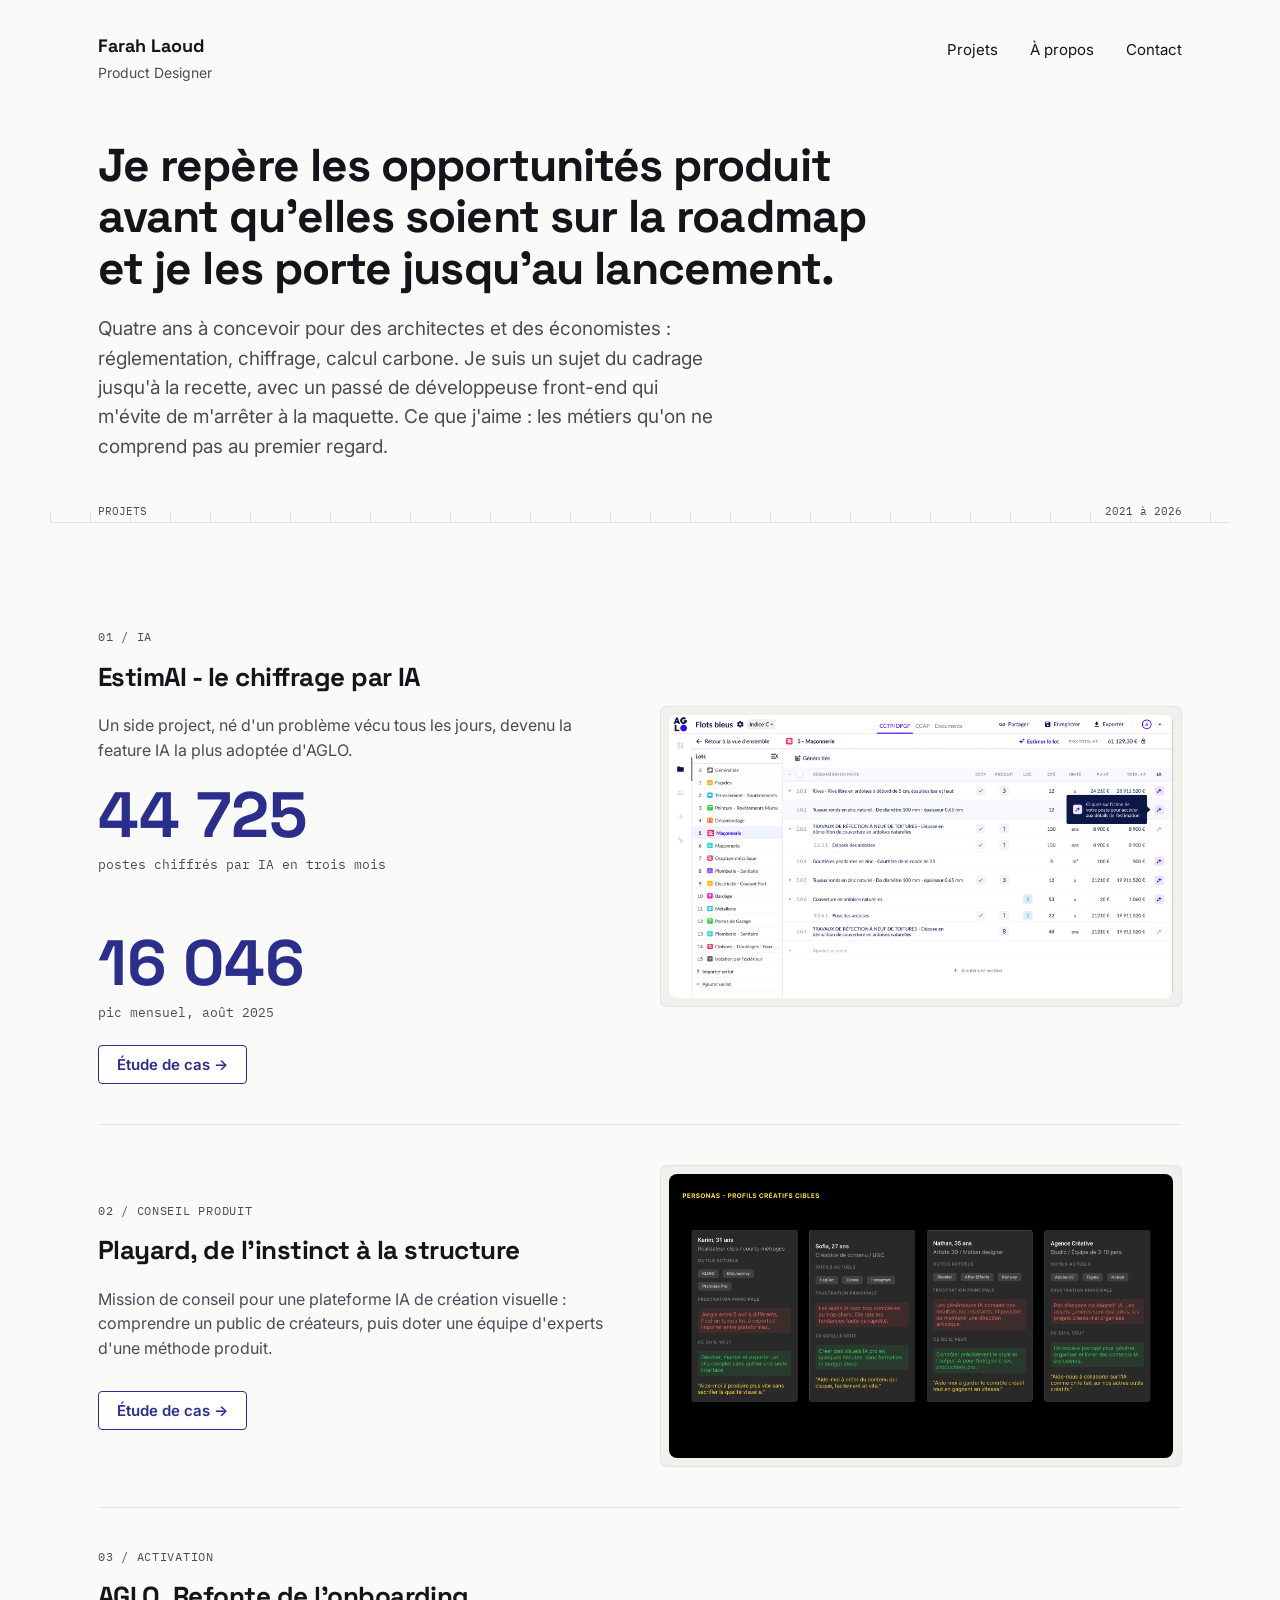
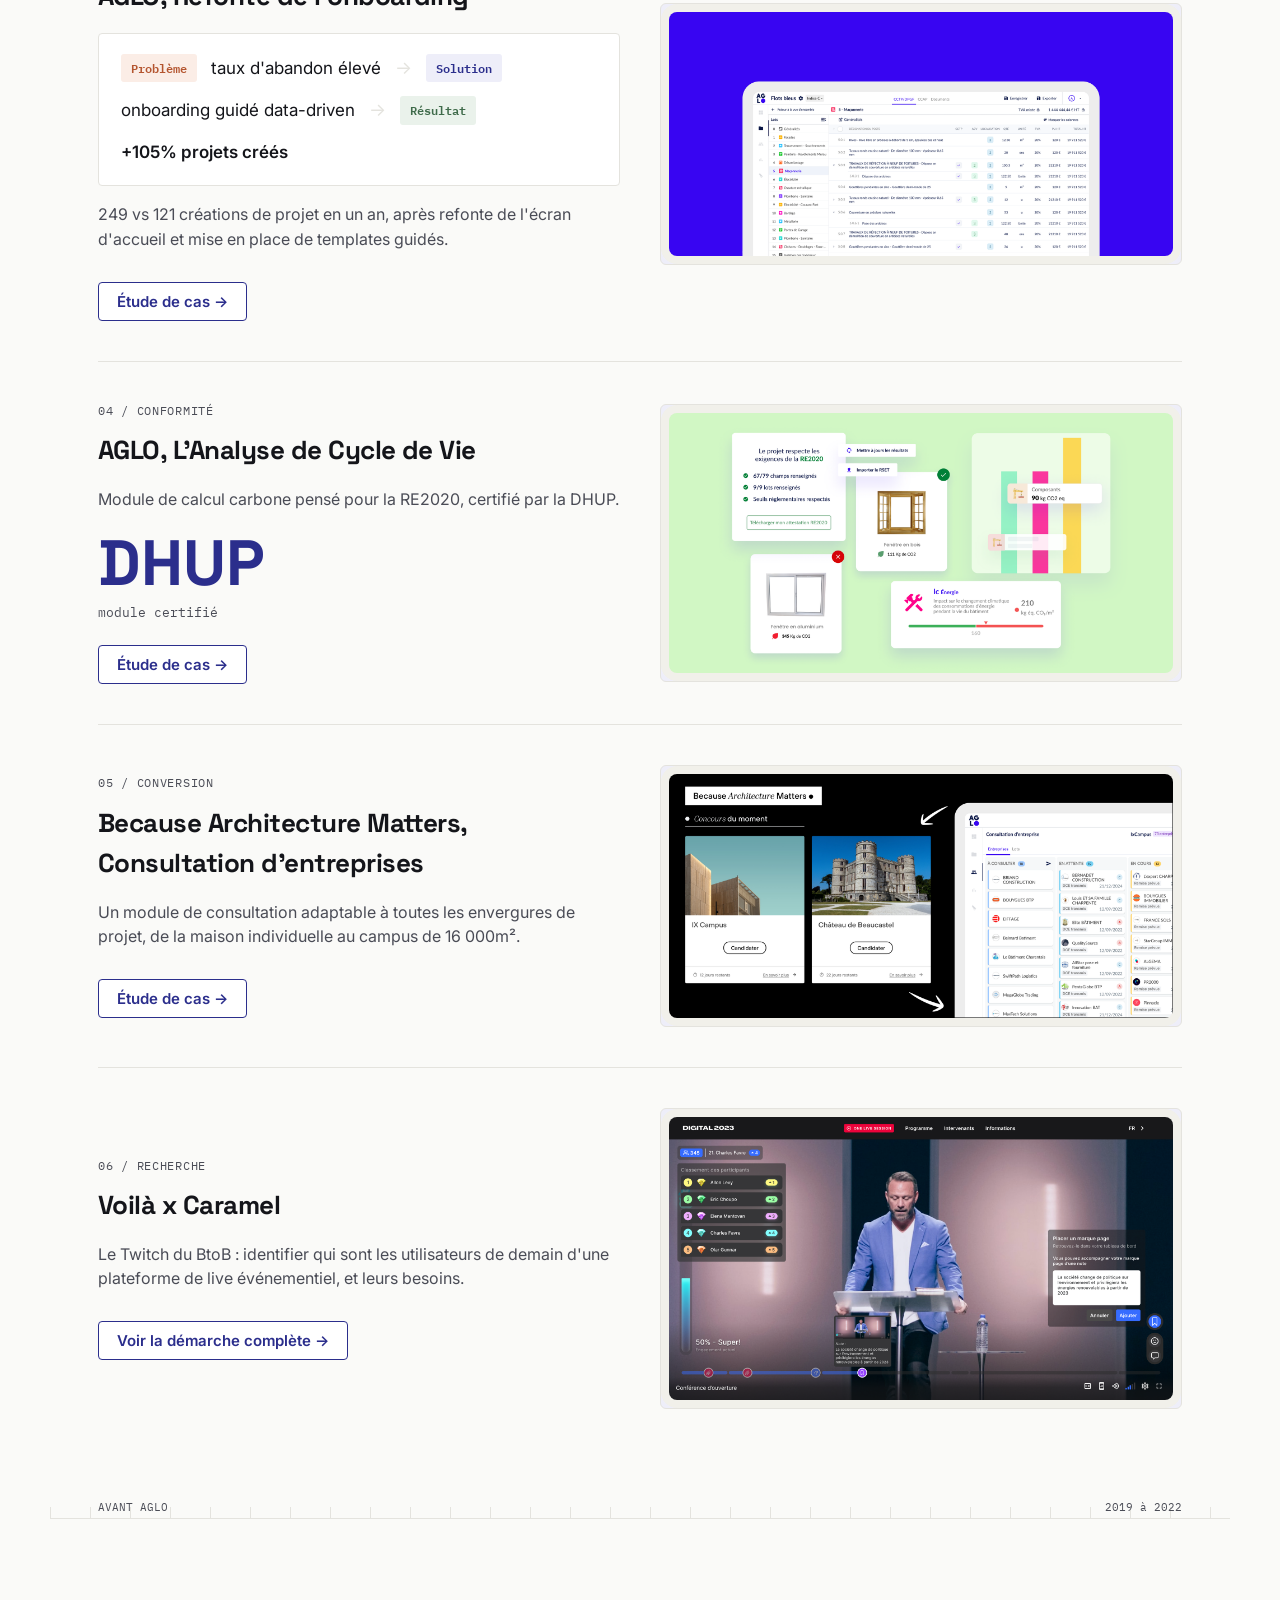
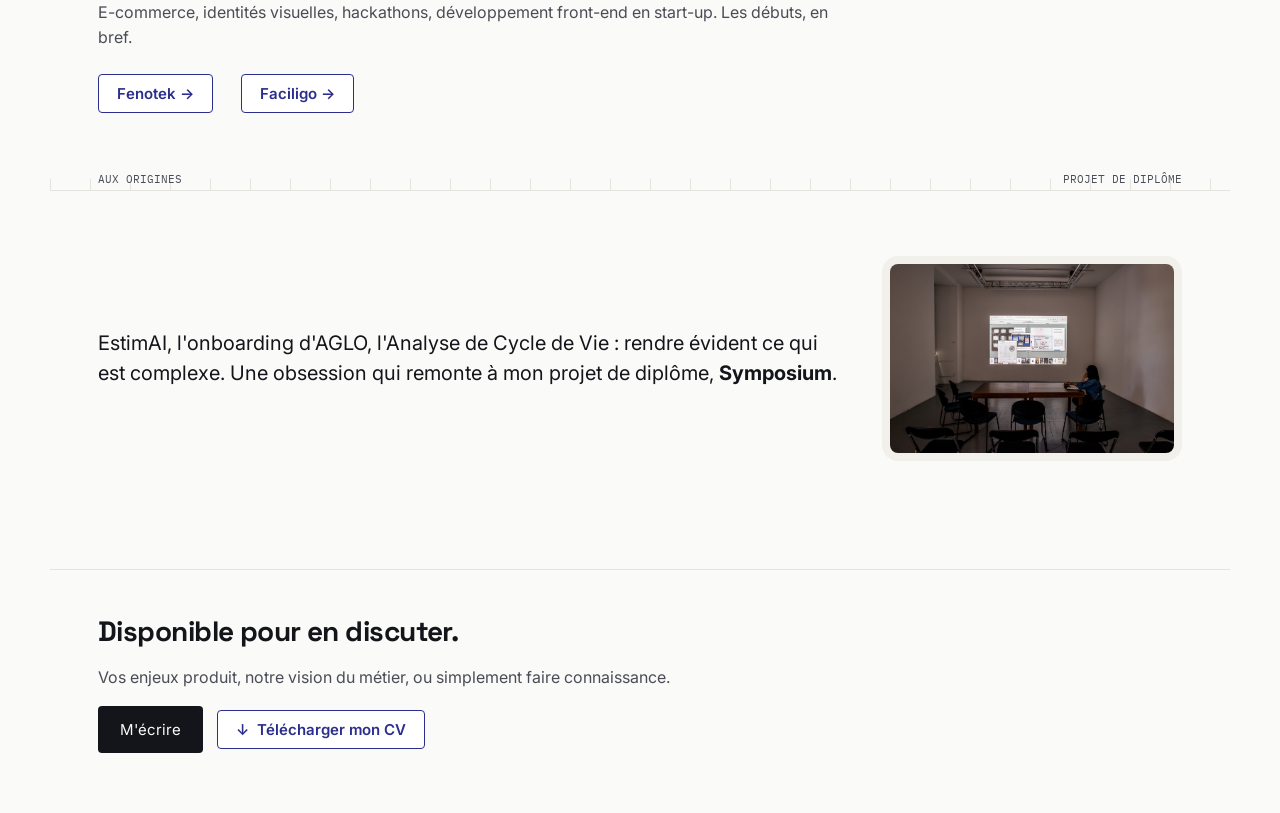
<file: index.html>
<html>
<head>
  <meta charset="UTF-8">
  <meta name="viewport" content="width=device-width, initial-scale=1">
  <link rel="stylesheet" href="style-v2.css">
  <title>Farah Laoud / Product Designer</title>
</head>
<body>

  <nav class="v2-nav">
    <div>
      <div class="v2-nav-name">Farah Laoud</div>
      <div class="v2-nav-role">Product Designer</div>
    </div>
    <div class="v2-nav-links">
      <a href="index.html">Projets</a>
      <a href="apropos.html">À propos</a>
      <a href="contact.html">Contact</a>
    </div>
  </nav>

  <div class="v2-hero">
    <h1>Je repère les opportunités produit avant qu'elles soient sur la roadmap et je les porte jusqu'au lancement.</h1>
    <div class="v2-sub">Quatre ans à concevoir pour des architectes et des économistes : réglementation, chiffrage, calcul carbone. Je suis un sujet du cadrage jusqu'à la recette, avec un passé de développeuse front-end qui m'évite de m'arrêter à la maquette. Ce que j'aime : les métiers qu'on ne comprend pas au premier regard.</div>
  </div>

  <div class="v2-ruler"></div>
  <div class="v2-ruler-label"><span>PROJETS</span><span>2021 à 2026</span></div>

  <div class="v2-section">

    <div class="v2-case">
      <div>
        <span class="v2-eyebrow">01 / IA</span>
        <h3>EstimAI - le chiffrage par IA</h3>
        <p>Un side project, né d'un problème vécu tous les jours, devenu la feature IA la plus adoptée d'AGLO.</p>
        <div class="v2-num-row">
          <div>
            <div class="v2-bignum">44 725</div>
            <div class="v2-bignum-label">postes chiffrés par IA en trois mois</div>
          </div>
          <div>
            <div class="v2-bignum">16 046</div>
            <div class="v2-bignum-label">pic mensuel, août 2025</div>
          </div>
        </div>
        <a class="v2-link" href="estimai.html">Étude de cas →</a>
      </div>
      <div class="v2-case-media">
        <img src="images/estimai_cover.png">
      </div>
    </div>

    <div class="v2-case">
      <div>
        <span class="v2-eyebrow">02 / Conseil produit</span>
        <h3>Playard, de l'instinct à la structure</h3>
        <p>Mission de conseil pour une plateforme IA de création visuelle : comprendre un public de créateurs, puis doter une équipe d'experts d'une méthode produit.</p>
        <a class="v2-link" href="playard.html">Étude de cas →</a>
      </div>
      <div class="v2-case-media">
        <img src="images/playard_personas.png">
      </div>
    </div>

    <div class="v2-case">
      <div>
        <span class="v2-eyebrow">03 / Activation</span>
        <h3>AGLO, Refonte de l'onboarding</h3>
        <div class="v2-stat-strip" style="padding:20px 22px; margin: 16px 0;">
          <span class="v2-pill v2-pill--problem">Problème</span>
          <span class="v2-txt">taux d'abandon élevé</span>
          <span class="v2-arrow">→</span>
          <span class="v2-pill v2-pill--solution">Solution</span>
          <span class="v2-txt">onboarding guidé data-driven</span>
          <span class="v2-arrow">→</span>
          <span class="v2-pill v2-pill--result">Résultat</span>
          <span class="v2-txt"><strong>+105% projets créés</strong></span>
        </div>
        <p>249 vs 121 créations de projet en un an, après refonte de l'écran d'accueil et mise en place de templates guidés.</p>
        <a class="v2-link" href="aglo.html">Étude de cas →</a>
      </div>
      <div class="v2-case-media">
        <img src="images/DCE.png">
      </div>
    </div>

    <div class="v2-case">
      <div>
        <span class="v2-eyebrow">04 / Conformité</span>
        <h3>AGLO, L'Analyse de Cycle de Vie</h3>
        <p>Module de calcul carbone pensé pour la RE2020, certifié par la DHUP.</p>
        <div class="v2-num-row">
          <div>
            <div class="v2-bignum">DHUP</div>
            <div class="v2-bignum-label">module certifié</div>
          </div>
        </div>
        <a class="v2-link" href="aglo_acv.html">Étude de cas →</a>
      </div>
      <div class="v2-case-media">
        <img src="images/elements.png">
      </div>
    </div>

    <div class="v2-case">
      <div>
        <span class="v2-eyebrow">05 / Conversion</span>
        <h3>Because Architecture Matters, Consultation d'entreprises</h3>
        <p>Un module de consultation adaptable à toutes les envergures de projet, de la maison individuelle au campus de 16 000m².</p>
        <a class="v2-link" href="consultation.html">Étude de cas →</a>
      </div>
      <div class="v2-case-media">
        <img src="images/consult2_cover.png">
      </div>
    </div>

    <div class="v2-case">
      <div>
        <span class="v2-eyebrow">06 / Recherche</span>
        <h3>Voilà x Caramel</h3>
        <p>Le Twitch du BtoB : identifier qui sont les utilisateurs de demain d'une plateforme de live événementiel, et leurs besoins.</p>
        <a class="v2-link" href="https://farahlaoud.notion.site/Voil-x-Caramel-650c4775cdd040cfa45909180172f992?pvs=4" target="_blank">Voir la démarche complète →</a>
      </div>
      <div class="v2-case-media">
        <img src="images/voila.png">
      </div>
    </div>

  </div>

  <div class="v2-ruler"></div>
  <div class="v2-ruler-label"><span>AVANT AGLO</span><span>2019 à 2022</span></div>

  <div class="v2-section">
    <p style="color:var(--ink-soft); max-width: 760px;">E-commerce, identités visuelles, hackathons, développement front-end en start-up. Les débuts, en bref.</p>
    <div class="v2-num-row" style="gap:28px; margin-top: 24px;">
      <a class="v2-link" href="fenotek.html">Fenotek →</a>
      <a class="v2-link" href="faciligo.html">Faciligo →</a>
    </div>
  </div>

  <div class="v2-ruler"></div>
  <div class="v2-ruler-label"><span>AUX ORIGINES</span><span>PROJET DE DIPLÔME</span></div>

  <div class="v2-section">
    <div style="display:flex; flex-wrap:wrap; gap:40px; align-items:center;">
      <div style="flex:1 1 420px; min-width:300px;">
        <p style="font-size:20px; line-height:1.5; color:var(--ink);">
          EstimAI, l'onboarding d'AGLO, l'Analyse de Cycle de Vie : rendre évident ce qui est complexe. Une obsession qui remonte à mon projet de diplôme, <strong>Symposium</strong>.
        </p>
      </div>
      <div style="flex:0 1 300px; min-width:240px;">
        <img src="images/symposium_contexte.jpg" style="width:100%; border-radius:8px; border:1px solid var(--line); display:block;">
      </div>
    </div>
  </div>

  <div class="v2-footer">
    <h2>Disponible pour en discuter.</h2>
    <p style="color:var(--ink-soft); margin-top:12px;">Vos enjeux produit, notre vision du métier, ou simplement faire connaissance.</p>
    <div style="display:flex; flex-wrap:wrap; align-items:center; margin-top:16px;">
      <a class="v2-btn" style="margin-top:0;" href="mailto:farah.laoud@gmail.com">M'écrire</a>
      <a class="v2-link" style="margin-left:14px;" href="CV_Farah_Laoud.pdf" download>↓&nbsp; Télécharger mon CV</a>
    </div>
  </div>

</body>
</html>
</file>
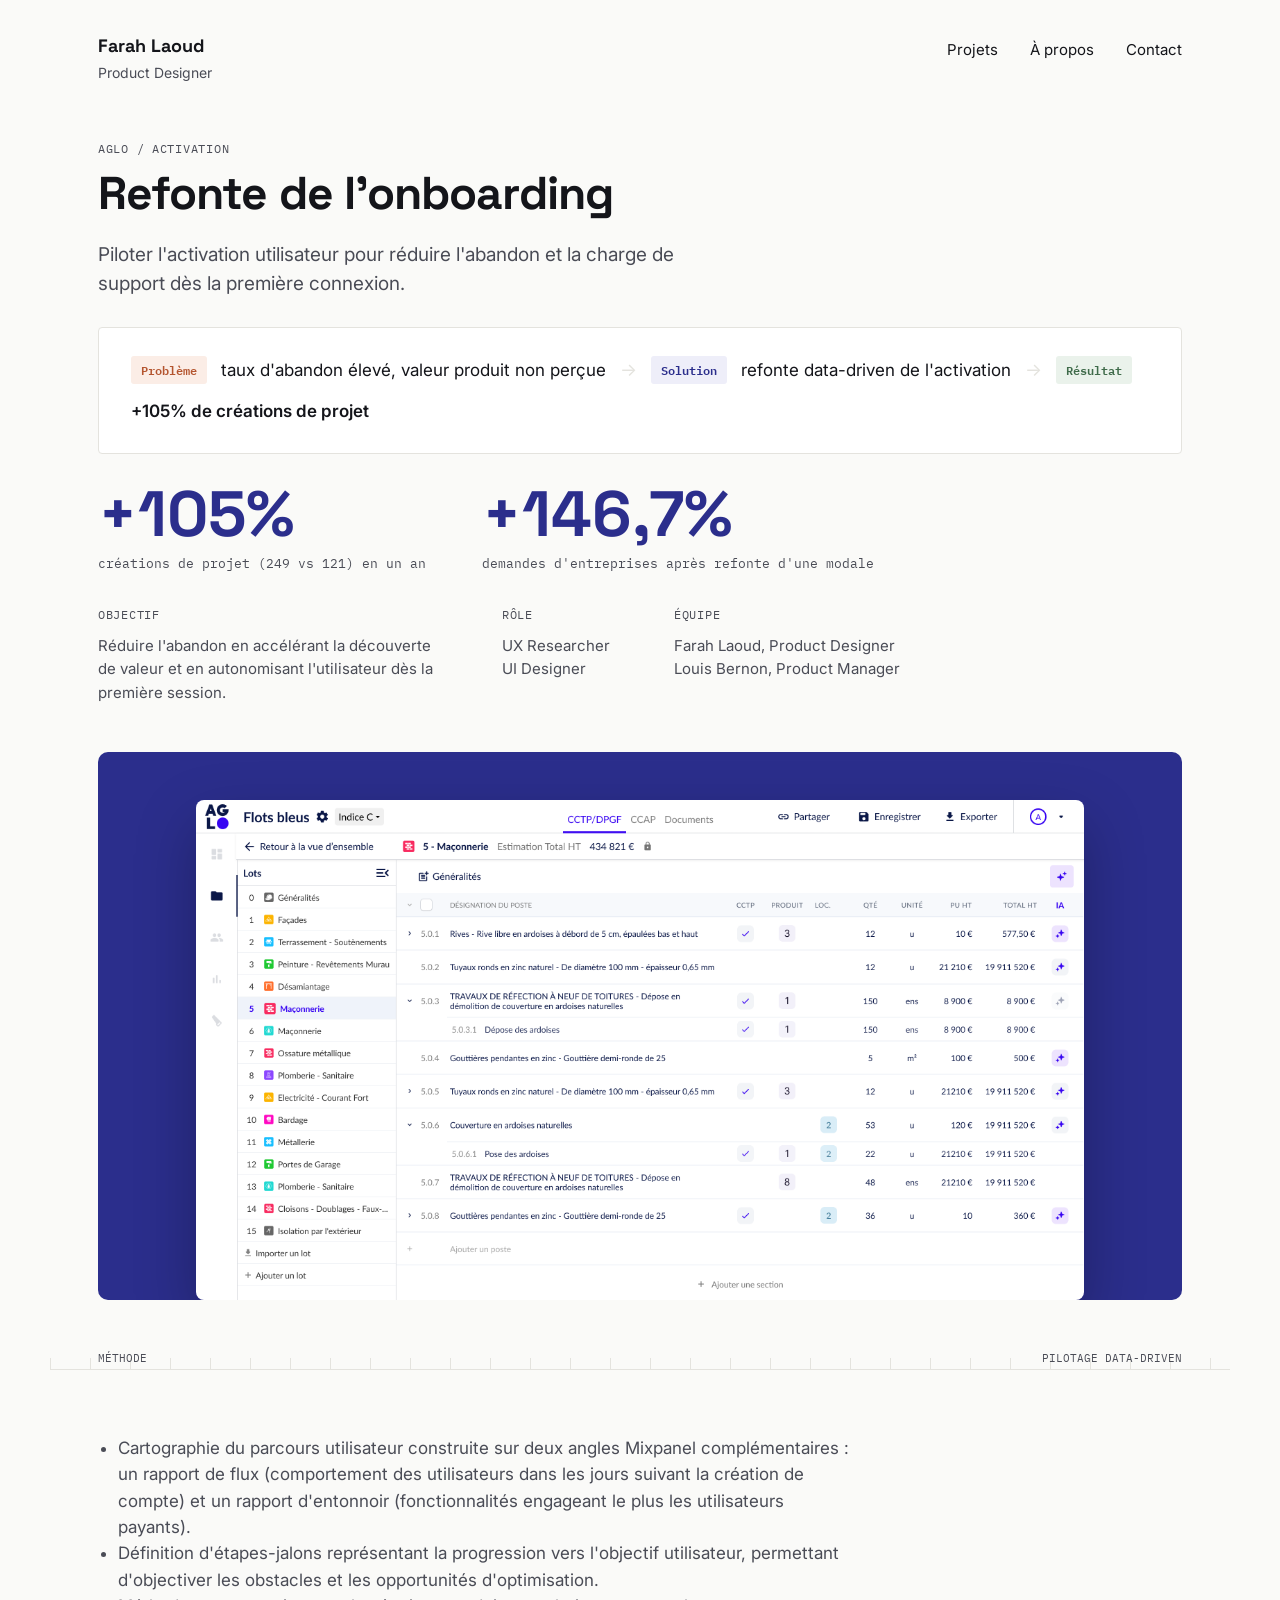
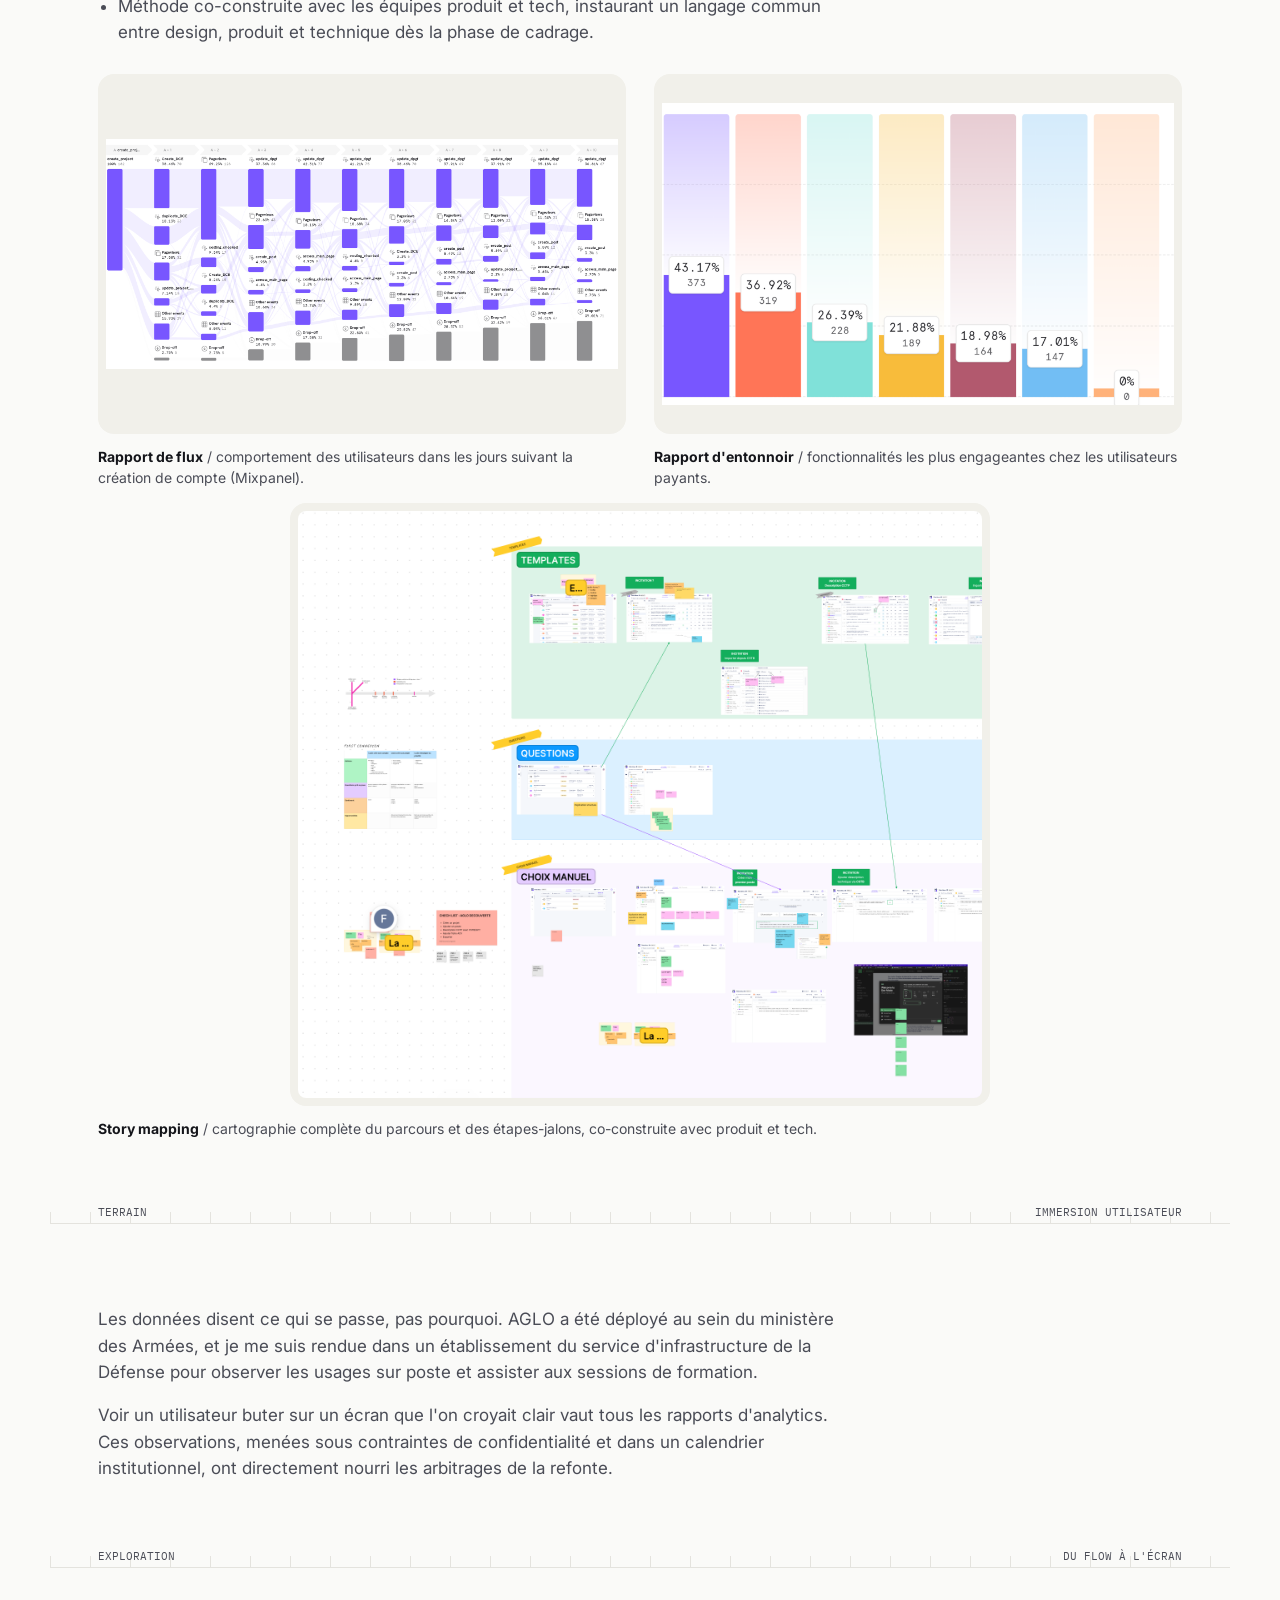
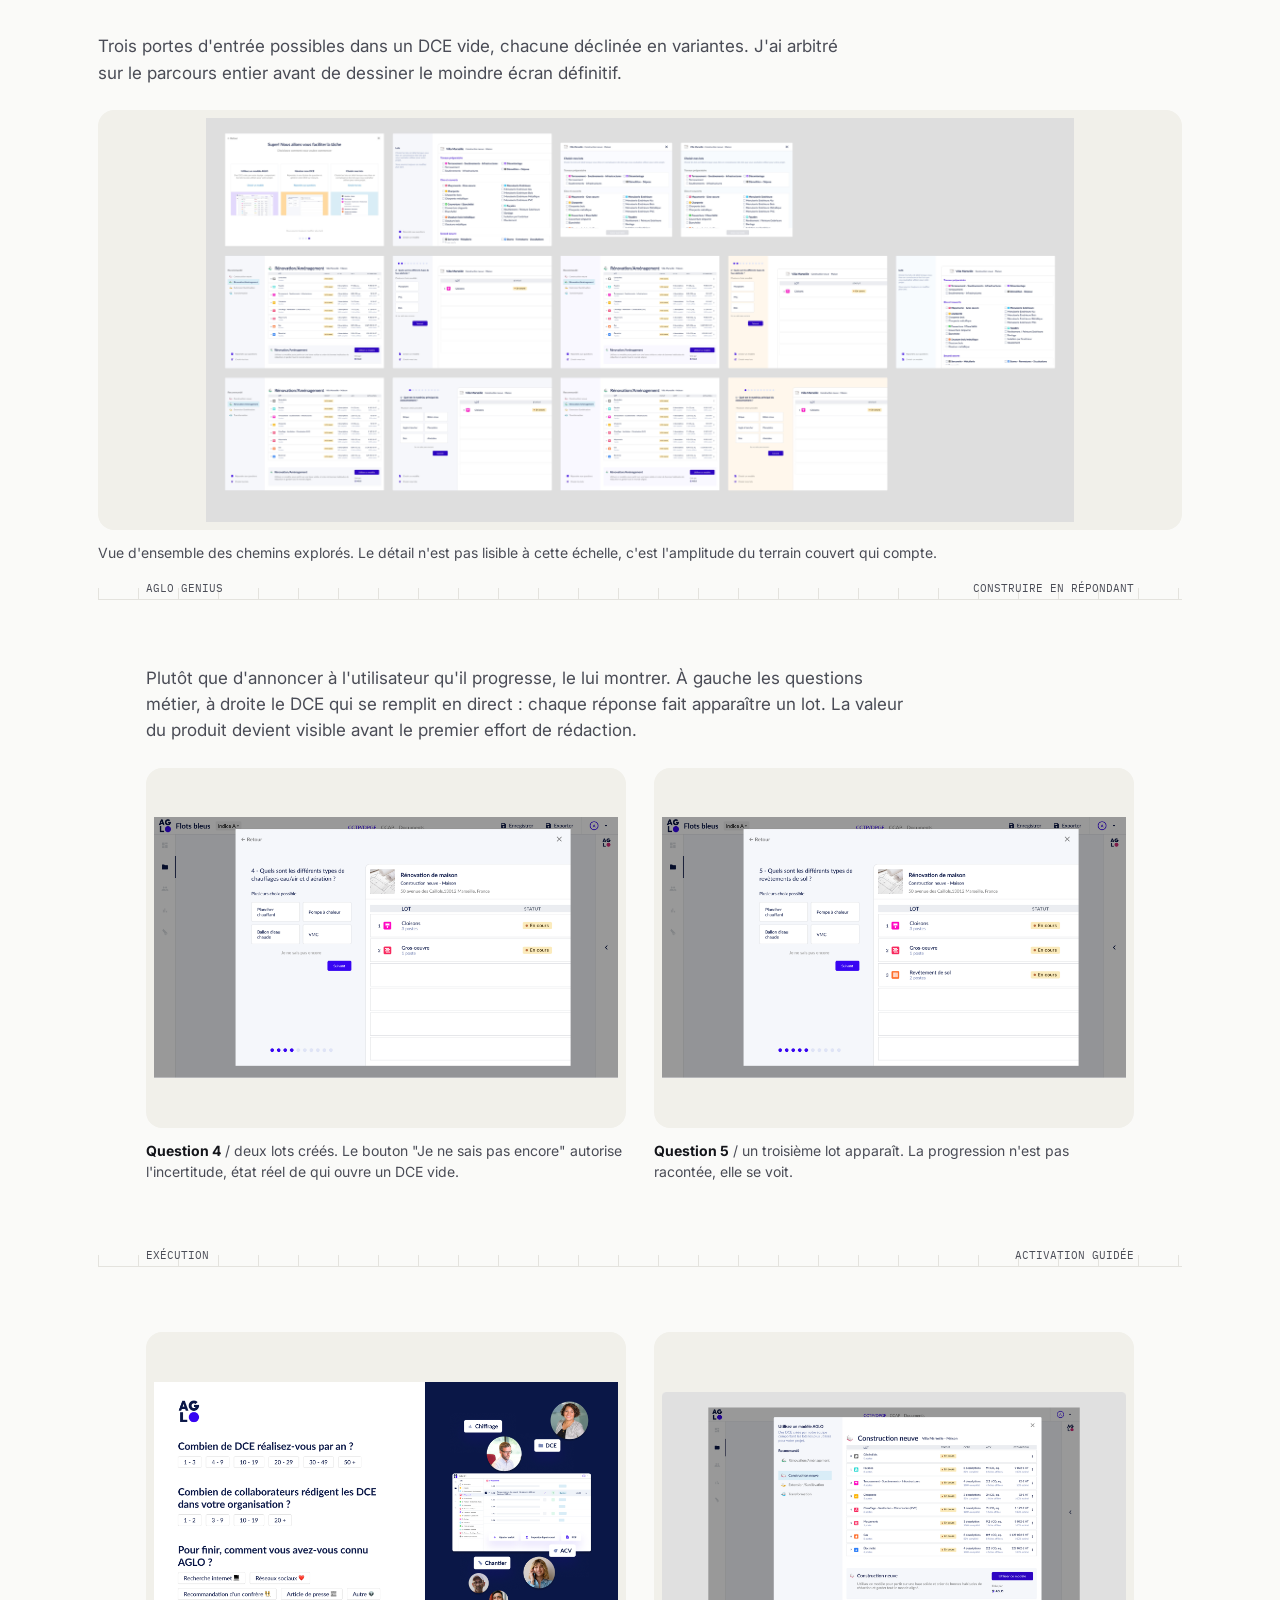
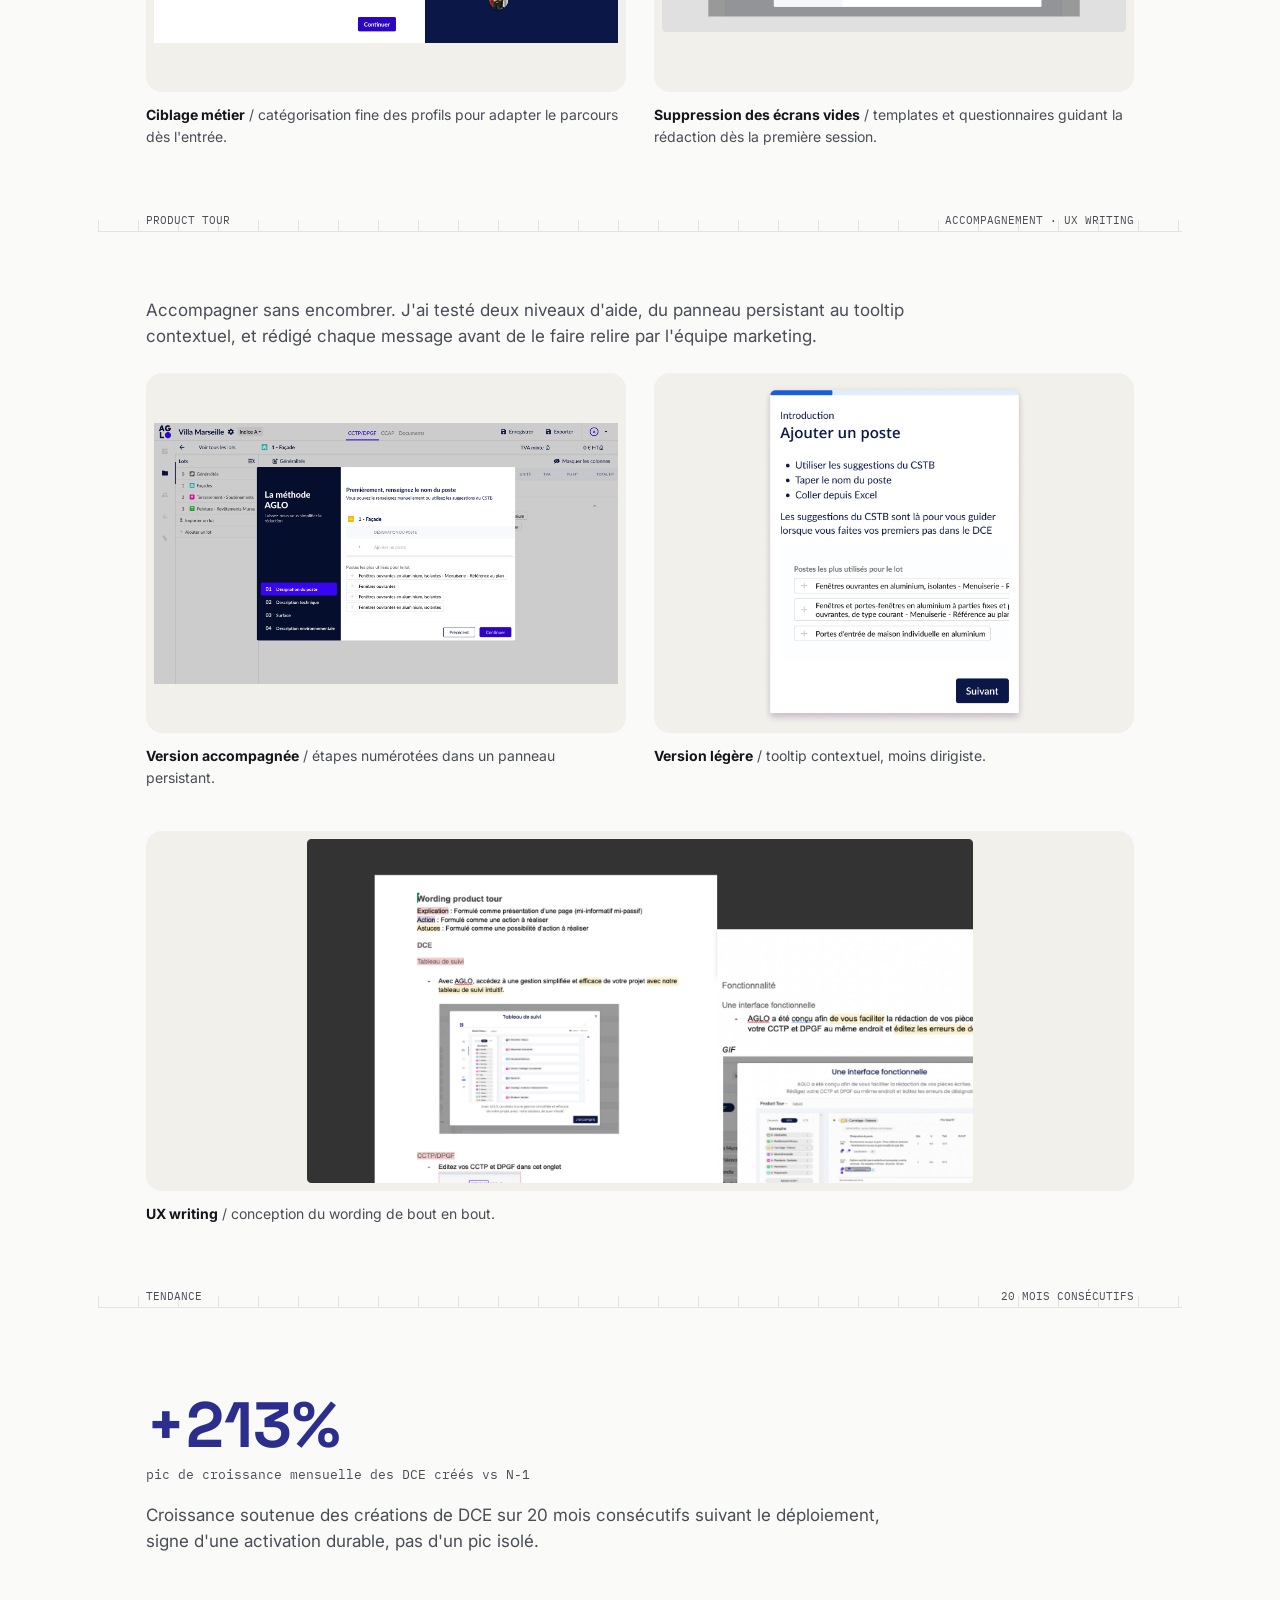
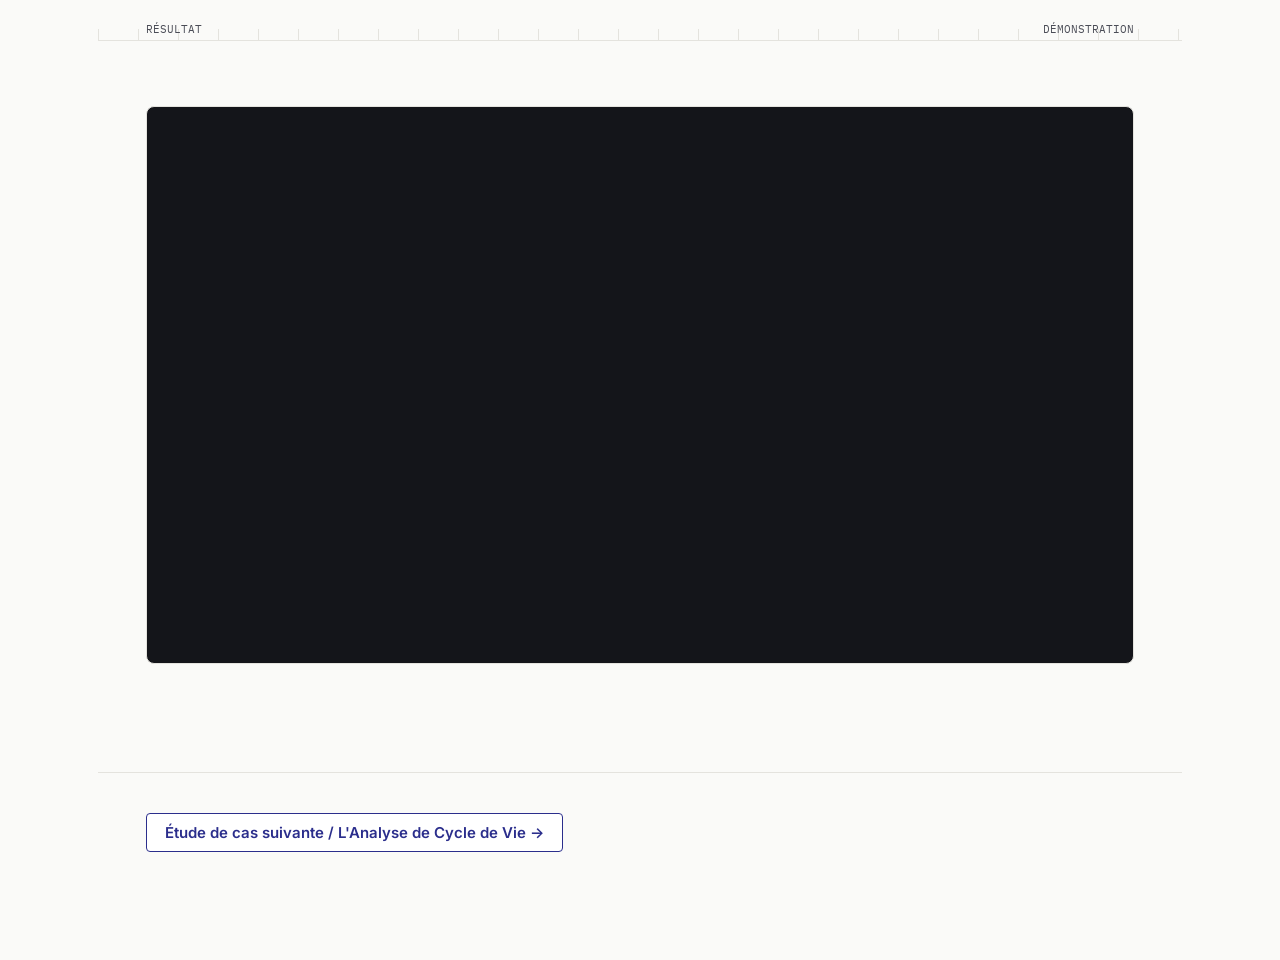
<file: aglo.html>
<html>
<head>
  <meta charset="UTF-8">
  <meta name="viewport" content="width=device-width, initial-scale=1">
  <link rel="stylesheet" href="style-v2.css">
  <title>AGLO / Onboarding / Farah Laoud</title>
</head>
<body>

  <nav class="v2-nav">
    <div>
      <div class="v2-nav-name">Farah Laoud</div>
      <div class="v2-nav-role">Product Designer</div>
    </div>
    <div class="v2-nav-links">
      <a href="index.html">Projets</a>
      <a href="apropos.html">À propos</a>
      <a href="contact.html">Contact</a>
    </div>
  </nav>

  <div class="v2-hero">
    <span class="v2-eyebrow">AGLO / Activation</span>
    <h1>Refonte de l'onboarding</h1>
    <div class="v2-sub">Piloter l'activation utilisateur pour réduire l'abandon et la charge de support dès la première connexion.</div>

    <div class="v2-stat-strip">
      <span class="v2-pill v2-pill--problem">Problème</span>
      <span class="v2-txt">taux d'abandon élevé, valeur produit non perçue</span>
      <span class="v2-arrow">→</span>
      <span class="v2-pill v2-pill--solution">Solution</span>
      <span class="v2-txt">refonte data-driven de l'activation</span>
      <span class="v2-arrow">→</span>
      <span class="v2-pill v2-pill--result">Résultat</span>
      <span class="v2-txt"><strong>+105% de créations de projet</strong></span>
    </div>

    <div class="v2-num-row">
      <div>
        <div class="v2-bignum">+105%</div>
        <div class="v2-bignum-label">créations de projet (249 vs 121) en un an</div>
      </div>
      <div>
        <div class="v2-bignum">+146,7%</div>
        <div class="v2-bignum-label">demandes d'entreprises après refonte d'une modale</div>
      </div>
    </div>

    <div class="v2-num-row" style="margin-top:32px; gap:64px;">
      <div style="max-width:340px;">
        <div class="v2-eyebrow">Objectif</div>
        <p style="font-size:15px; color:var(--ink-soft); margin:6px 0 0 0;">Réduire l'abandon en accélérant la découverte de valeur et en autonomisant l'utilisateur dès la première session.</p>
      </div>
      <div>
        <div class="v2-eyebrow">Rôle</div>
        <p style="font-size:15px; color:var(--ink-soft); margin:6px 0 0 0;">UX Researcher<br>UI Designer</p>
      </div>
      <div>
        <div class="v2-eyebrow">Équipe</div>
        <p style="font-size:15px; color:var(--ink-soft); margin:6px 0 0 0;">Farah Laoud, Product Designer<br>Louis Bernon, Product Manager</p>
      </div>
    </div>
  </div>

  <div class="v2-section" style="padding-top:0;">
    <div class="v2-hero-band v2-hero-band--full">
      <img src="images/onboarding_cover.png">
    </div>
  </div>

  <div class="v2-ruler"></div>
  <div class="v2-ruler-label"><span>MÉTHODE</span><span>PILOTAGE DATA-DRIVEN</span></div>

  <div class="v2-section">
    <ul style="max-width:760px; font-size:17px; color:var(--ink-soft); margin:0 0 28px 0; padding-left:20px;">
      <li>Cartographie du parcours utilisateur construite sur deux angles Mixpanel complémentaires : un rapport de flux (comportement des utilisateurs dans les jours suivant la création de compte) et un rapport d'entonnoir (fonctionnalités engageant le plus les utilisateurs payants).</li>
      <li>Définition d'étapes-jalons représentant la progression vers l'objectif utilisateur, permettant d'objectiver les obstacles et les opportunités d'optimisation.</li>
      <li>Méthode co-construite avec les équipes produit et tech, instaurant un langage commun entre design, produit et technique dès la phase de cadrage.</li>
    </ul>
    <div style="display:flex; flex-wrap:wrap; gap:28px; align-items:flex-start;">
      <div style="flex:1 1 calc(50% - 14px); min-width:300px;">
        <img src="images/comportement.png" style="width:100%; height:360px; object-fit:contain; background:var(--paper-raised); border-radius:8px; border:1px solid var(--line); display:block;">
        <p style="font-size:14px; color:var(--ink-soft); margin-top:12px;"><strong style="color:var(--ink);">Rapport de flux</strong> / comportement des utilisateurs dans les jours suivant la création de compte (Mixpanel).</p>
      </div>
      <div style="flex:1 1 calc(50% - 14px); min-width:300px;">
        <img src="images/chart.png" style="width:100%; height:360px; object-fit:contain; background:var(--paper-raised); border-radius:8px; border:1px solid var(--line); display:block;">
        <p style="font-size:14px; color:var(--ink-soft); margin-top:12px;"><strong style="color:var(--ink);">Rapport d'entonnoir</strong> / fonctionnalités les plus engageantes chez les utilisateurs payants.</p>
      </div>
    </div>
    <img src="images/mapping.png" style="width:100%; max-width:700px; height:auto; display:block; margin:0 auto;">
    <p style="font-size:14px; color:var(--ink-soft); margin-top:12px;"><strong style="color:var(--ink);">Story mapping</strong> / cartographie complète du parcours et des étapes-jalons, co-construite avec produit et tech.</p>
  </div>

  <div class="v2-ruler"></div>
  <div class="v2-ruler-label"><span>TERRAIN</span><span>IMMERSION UTILISATEUR</span></div>

  <div class="v2-section">
    <p style="max-width:760px; font-size:17px; color:var(--ink-soft);">
      Les données disent ce qui se passe, pas pourquoi. AGLO a été déployé au sein du ministère des Armées, et je me suis rendue dans un établissement du service d'infrastructure de la Défense pour observer les usages sur poste et assister aux sessions de formation.
    </p>
    <p style="max-width:760px; font-size:17px; color:var(--ink-soft); margin-top:16px;">
      Voir un utilisateur buter sur un écran que l'on croyait clair vaut tous les rapports d'analytics. Ces observations, menées sous contraintes de confidentialité et dans un calendrier institutionnel, ont directement nourri les arbitrages de la refonte.
    </p>
  </div>

  <div class="v2-ruler"></div>
  <div class="v2-ruler-label"><span>EXPLORATION</span><span>DU FLOW À L'ÉCRAN</span></div>

  <div class="v2-section">
    <p style="max-width:760px; font-size:17px; color:var(--ink-soft); margin:0 0 24px 0;">
      Trois portes d'entrée possibles dans un DCE vide, chacune déclinée en variantes. J'ai arbitré sur le parcours entier avant de dessiner le moindre écran définitif.
    </p>
    <img src="images/ob_flow_explore.png" style="width:100%; height:420px; object-fit:contain; background:var(--accent-soft); border-radius:10px; padding:24px 0; display:block;">
    <p style="font-size:14px; color:var(--ink-soft); margin-top:12px;">Vue d'ensemble des chemins explorés. Le détail n'est pas lisible à cette échelle, c'est l'amplitude du terrain couvert qui compte.</p>


  <div class="v2-ruler"></div>
  <div class="v2-ruler-label"><span>AGLO GENIUS</span><span>CONSTRUIRE EN RÉPONDANT</span></div>

  <div class="v2-section">
    <p style="max-width:760px; font-size:17px; color:var(--ink-soft); margin:0 0 24px 0;">
      Plutôt que d'annoncer à l'utilisateur qu'il progresse, le lui montrer. À gauche les questions métier, à droite le DCE qui se remplit en direct : chaque réponse fait apparaître un lot. La valeur du produit devient visible avant le premier effort de rédaction.
    </p>
    <div style="display:flex; flex-wrap:wrap; gap:28px; align-items:flex-start;">
      <div style="flex:1 1 calc(50% - 14px); min-width:300px;">
        <img src="images/ob_genius_1.png" style="width:100%; height:360px; object-fit:contain; background:var(--paper-raised); border-radius:8px; border:1px solid var(--line); display:block;">
        <p style="font-size:14px; color:var(--ink-soft); margin-top:12px;"><strong style="color:var(--ink);">Question 4</strong> / deux lots créés. Le bouton "Je ne sais pas encore" autorise l'incertitude, état réel de qui ouvre un DCE vide.</p>
      </div>
      <div style="flex:1 1 calc(50% - 14px); min-width:300px;">
        <img src="images/ob_genius_2.png" style="width:100%; height:360px; object-fit:contain; background:var(--paper-raised); border-radius:8px; border:1px solid var(--line); display:block;">
        <p style="font-size:14px; color:var(--ink-soft); margin-top:12px;"><strong style="color:var(--ink);">Question 5</strong> / un troisième lot apparaît. La progression n'est pas racontée, elle se voit.</p>
      </div>
    </div>
  </div>

  <div class="v2-ruler"></div>
  <div class="v2-ruler-label"><span>EXÉCUTION</span><span>ACTIVATION GUIDÉE</span></div>

  <div class="v2-section">
    <div style="display:flex; flex-wrap:wrap; gap:28px; align-items:flex-start;">
      <div style="flex:1 1 calc(50% - 14px); min-width:300px;">
        <img src="images/details.png" style="width:100%; height:360px; object-fit:contain; background:var(--paper-raised); border-radius:8px; border:1px solid var(--line); display:block;">
        <p style="font-size:14px; color:var(--ink-soft); margin-top:12px;"><strong style="color:var(--ink);">Ciblage métier</strong> / catégorisation fine des profils pour adapter le parcours dès l'entrée.</p>
      </div>
      <div style="flex:1 1 calc(50% - 14px); min-width:300px;">
        <img src="images/onboarding5.png" style="width:100%; height:360px; object-fit:contain; background:var(--paper-raised); border-radius:8px; border:1px solid var(--line); display:block;">
        <p style="font-size:14px; color:var(--ink-soft); margin-top:12px;"><strong style="color:var(--ink);">Suppression des écrans vides</strong> / templates et questionnaires guidant la rédaction dès la première session.</p>
      </div>
    </div>
  </div>

  <div class="v2-ruler"></div>
  <div class="v2-ruler-label"><span>PRODUCT TOUR</span><span>ACCOMPAGNEMENT · UX WRITING</span></div>

  <div class="v2-section">
    <p style="max-width:760px; font-size:17px; color:var(--ink-soft); margin:0 0 24px 0;">
      Accompagner sans encombrer. J'ai testé deux niveaux d'aide, du panneau persistant au tooltip contextuel, et rédigé chaque message avant de le faire relire par l'équipe marketing.
    </p>
    <div style="display:flex; flex-wrap:wrap; gap:28px; align-items:flex-start;">
      <div style="flex:1 1 calc(33.33% - 16px); min-width:260px;">
        <img src="images/ob_tour_embarque.png" style="width:100%; height:360px; object-fit:contain; background:var(--paper-raised); border-radius:8px; border:1px solid var(--line); display:block;">
        <p style="font-size:14px; color:var(--ink-soft); margin-top:12px;"><strong style="color:var(--ink);">Version accompagnée</strong> / étapes numérotées dans un panneau persistant.</p>
      </div>
      <div style="flex:1 1 calc(33.33% - 16px); min-width:260px;">
        <img src="images/ob_tour_intro.png" style="width:100%; height:360px; object-fit:contain; background:var(--paper-raised); border-radius:8px; border:1px solid var(--line); display:block;">
        <p style="font-size:14px; color:var(--ink-soft); margin-top:12px;"><strong style="color:var(--ink);">Version légère</strong> / tooltip contextuel, moins dirigiste.</p>
      </div>
      <div style="flex:1 1 calc(33.33% - 16px); min-width:260px;">
        <img src="images/wordingg.png" style="width:100%; height:360px; object-fit:contain; background:var(--paper-raised); border-radius:8px; border:1px solid var(--line); display:block;">
        <p style="font-size:14px; color:var(--ink-soft); margin-top:12px;"><strong style="color:var(--ink);">UX writing</strong> / conception du wording de bout en bout.</p>
      </div>
    </div>
  </div>

  <div class="v2-ruler"></div>
  <div class="v2-ruler-label"><span>TENDANCE</span><span>20 MOIS CONSÉCUTIFS</span></div>

  <div class="v2-section">
    <div class="v2-num-row">
      <div>
        <div class="v2-bignum">+213%</div>
        <div class="v2-bignum-label">pic de croissance mensuelle des DCE créés vs N-1</div>
      </div>
    </div>
    <p style="max-width:760px; font-size:17px; color:var(--ink-soft); margin-top:16px;">Croissance soutenue des créations de DCE sur 20 mois consécutifs suivant le déploiement, signe d'une activation durable, pas d'un pic isolé.</p>
  </div>

  <div class="v2-ruler"></div>
  <div class="v2-ruler-label"><span>RÉSULTAT</span><span>DÉMONSTRATION</span></div>

  <div class="v2-section">
    <div class="v2-video"><iframe src="https://player.vimeo.com/video/913507199?h=d9e781d348" allow="autoplay; fullscreen; picture-in-picture" allowfullscreen></iframe></div>
  </div>

  <div class="v2-footer">
    <a class="v2-link" href="aglo_acv.html">Étude de cas suivante / L'Analyse de Cycle de Vie →</a>
  </div>

</body>
</html>
</file>
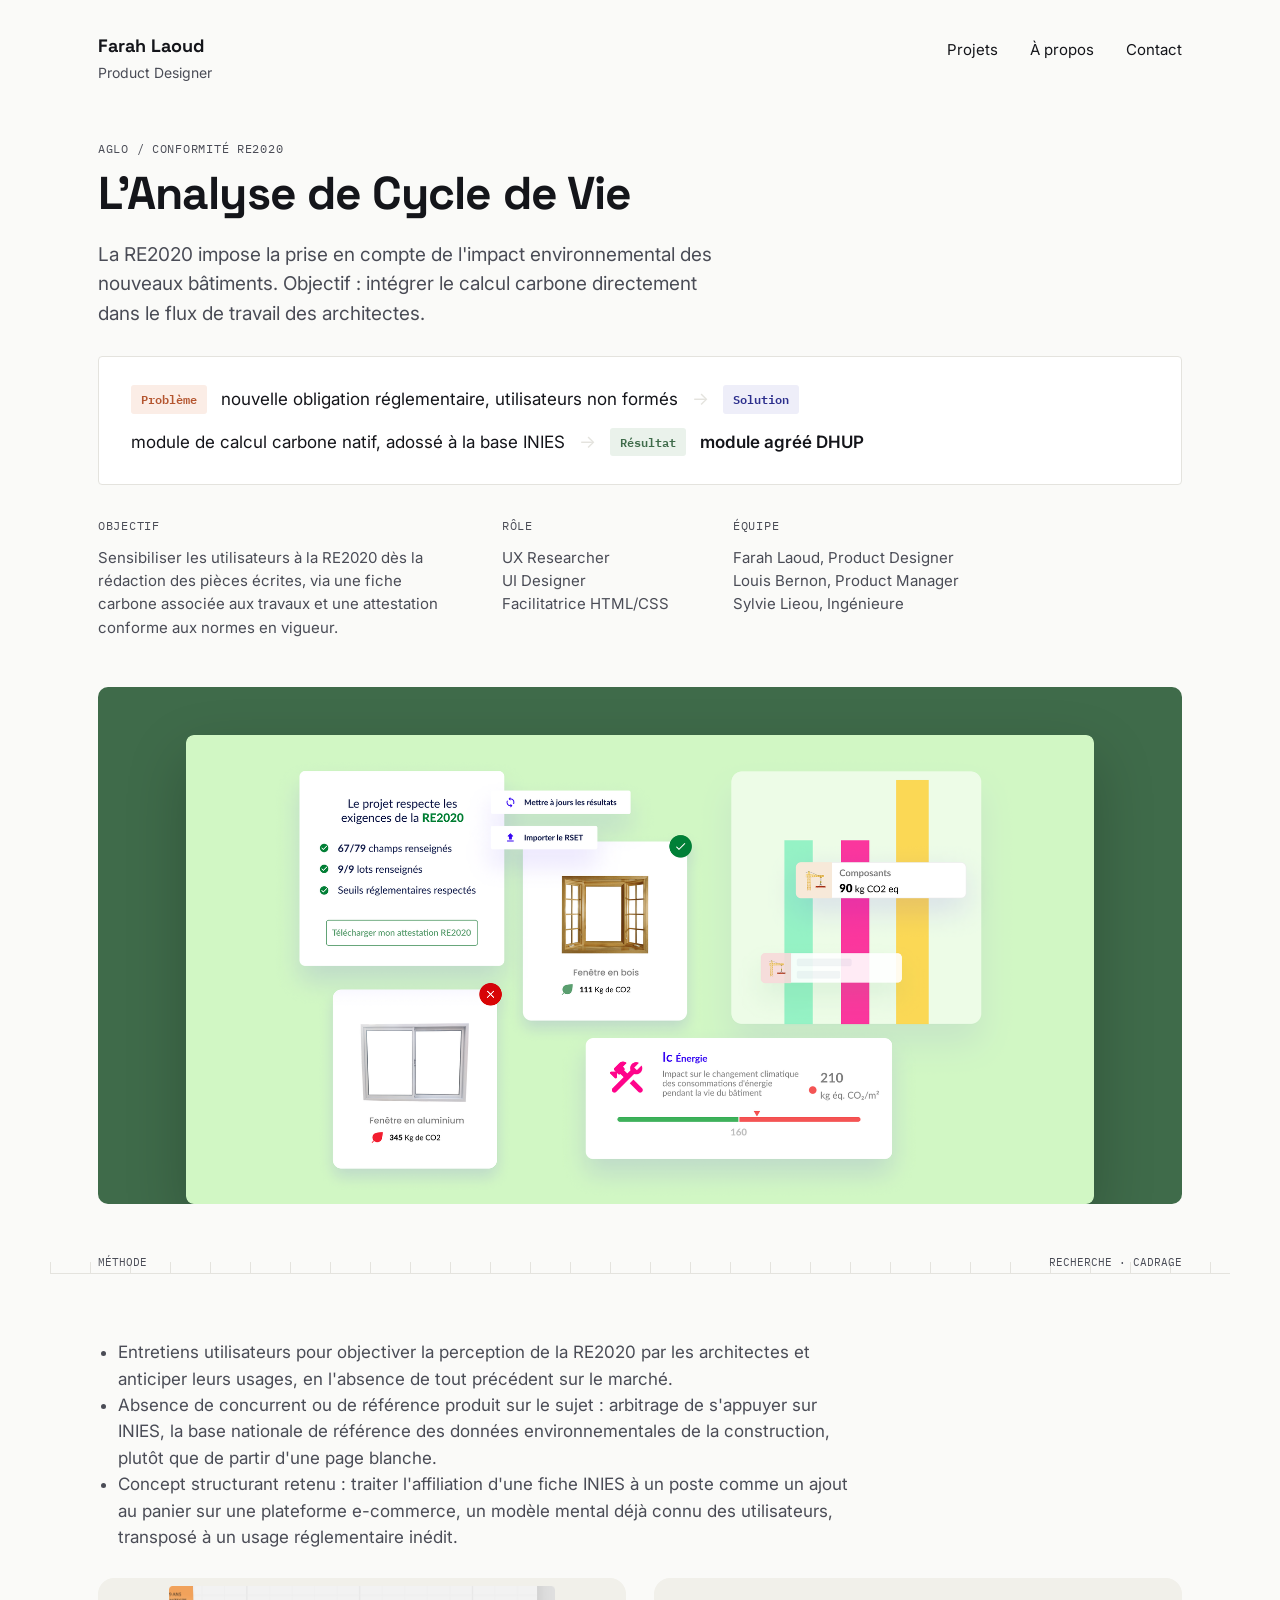
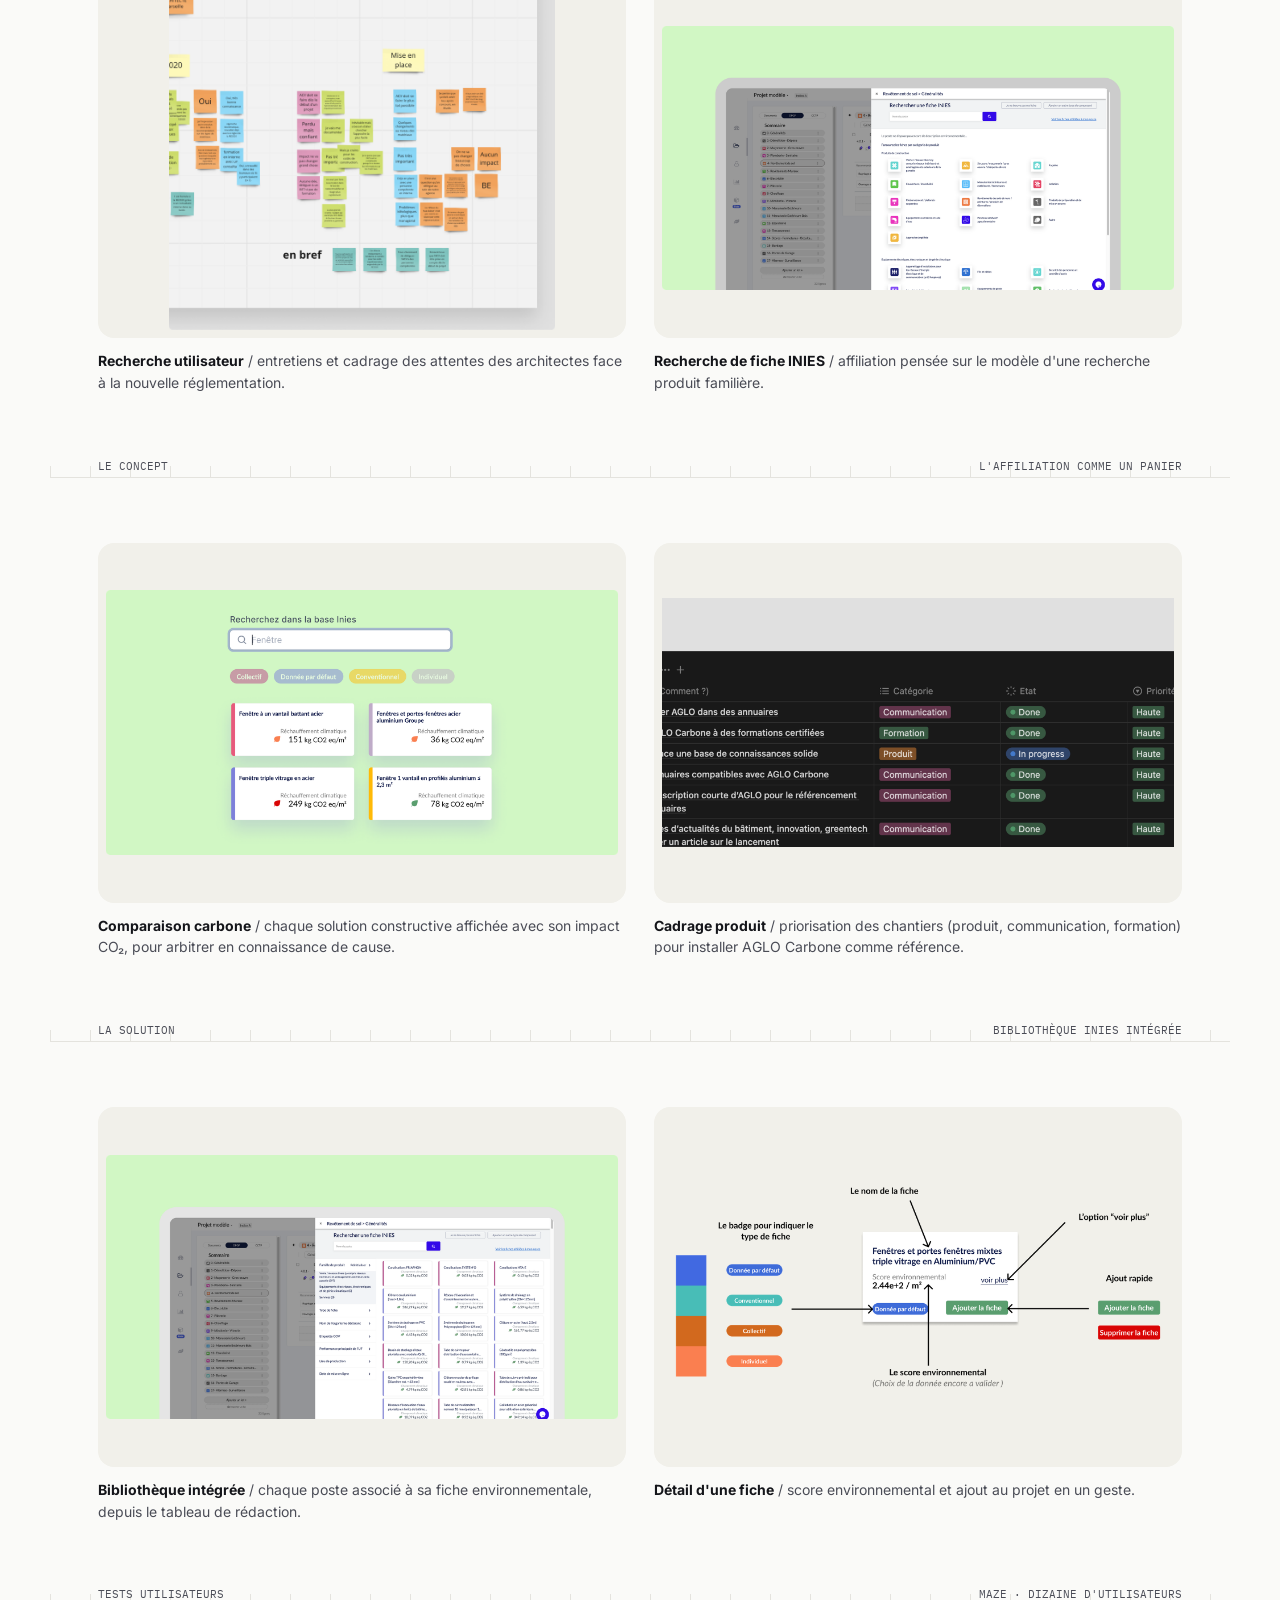
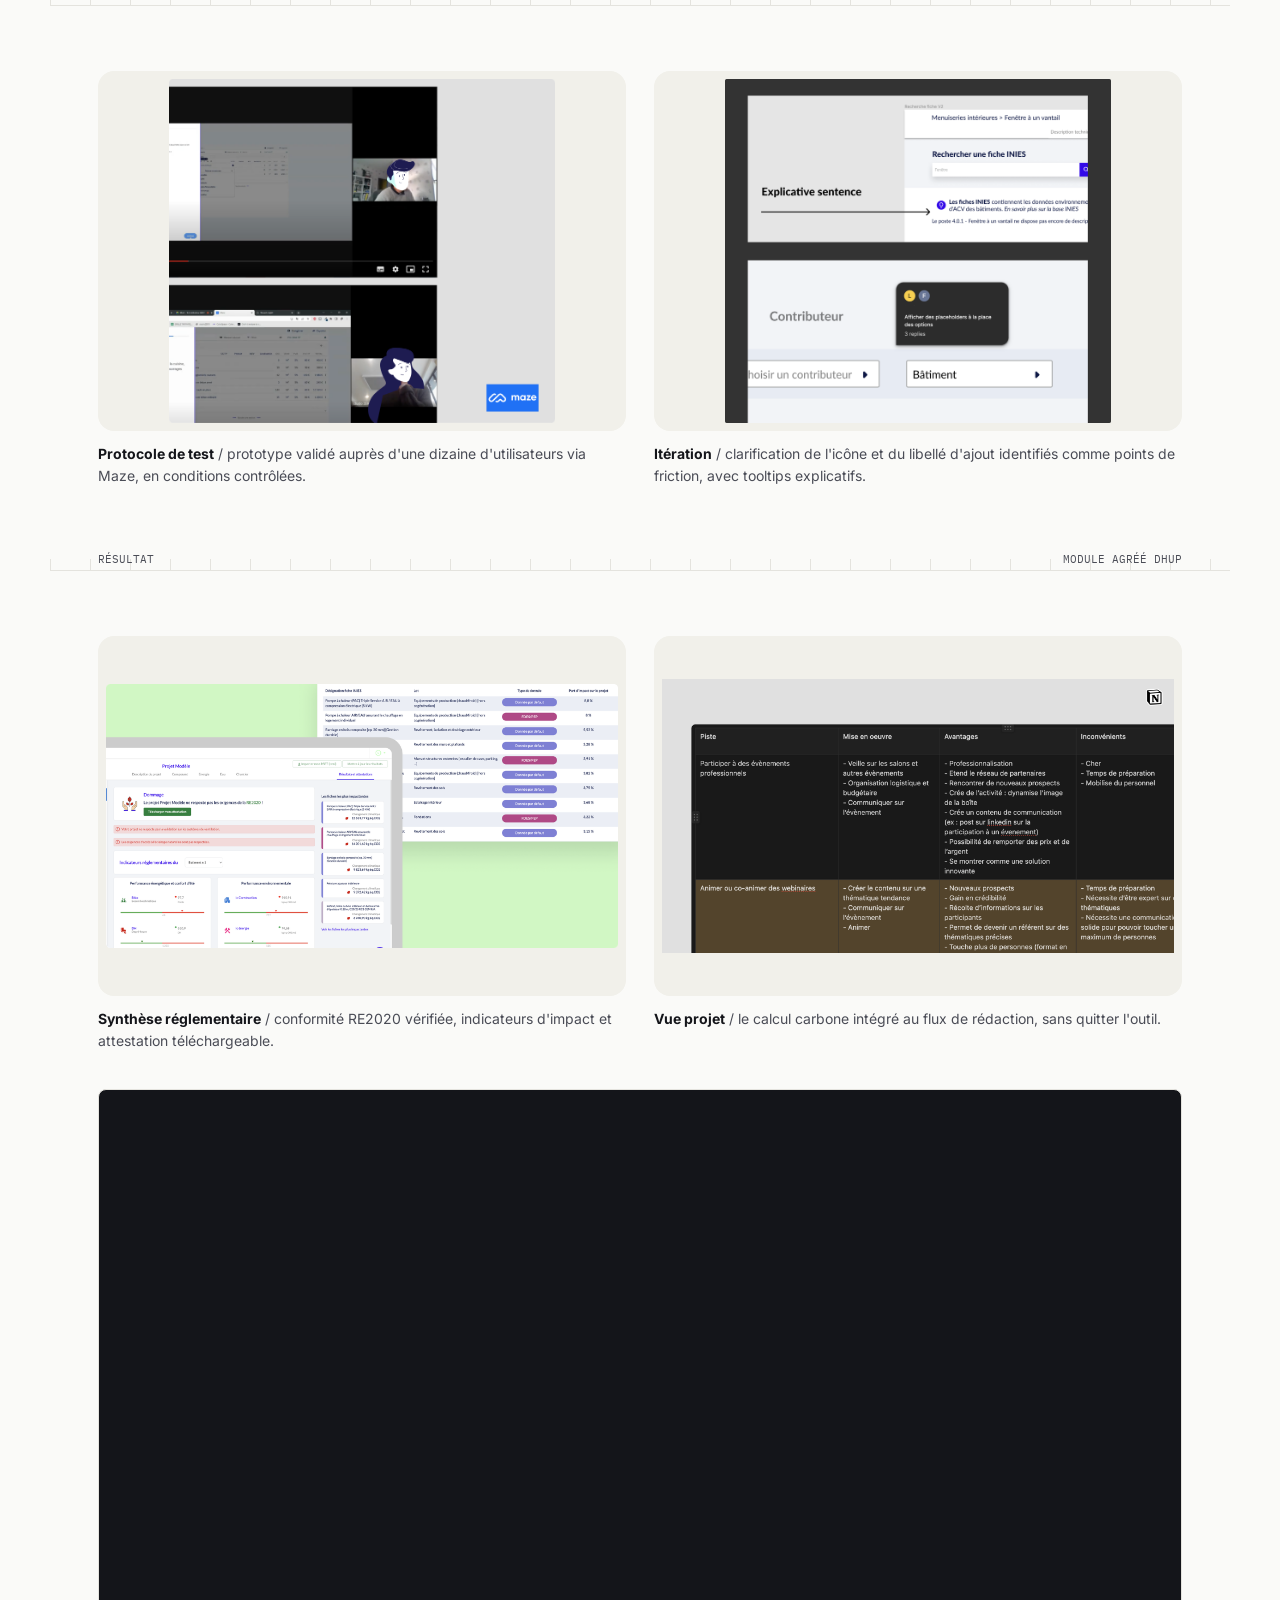
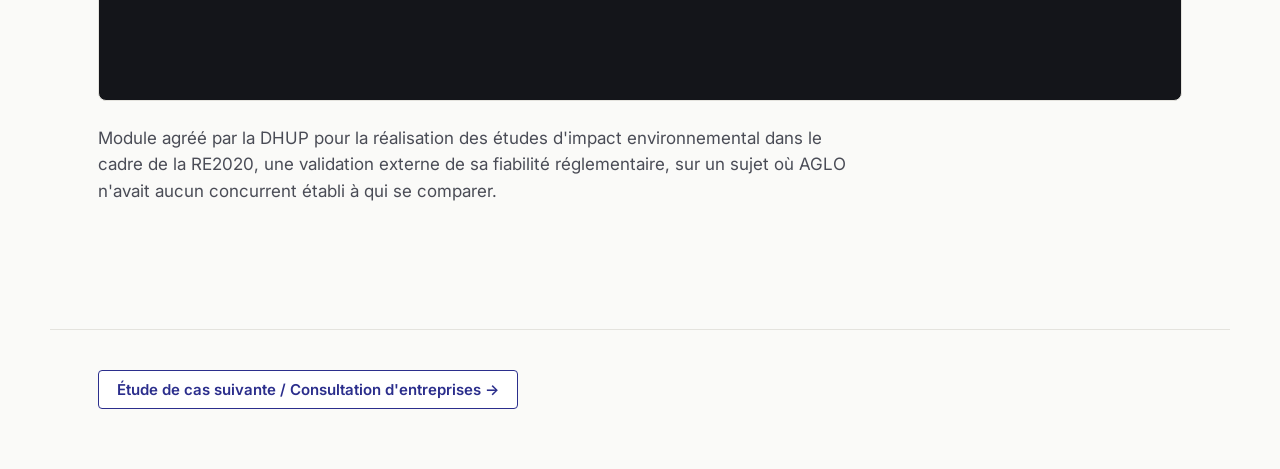
<file: aglo_acv.html>
<html>
<head>
  <meta charset="UTF-8">
  <meta name="viewport" content="width=device-width, initial-scale=1">
  <link rel="stylesheet" href="style-v2.css">
  <title>AGLO / ACV / Farah Laoud</title>
</head>
<body>

  <nav class="v2-nav">
    <div>
      <div class="v2-nav-name">Farah Laoud</div>
      <div class="v2-nav-role">Product Designer</div>
    </div>
    <div class="v2-nav-links">
      <a href="index.html">Projets</a>
      <a href="apropos.html">À propos</a>
      <a href="contact.html">Contact</a>
    </div>
  </nav>

  <div class="v2-hero">
    <span class="v2-eyebrow">AGLO / Conformité RE2020</span>
    <h1>L'Analyse de Cycle de Vie</h1>
    <div class="v2-sub">La RE2020 impose la prise en compte de l'impact environnemental des nouveaux bâtiments. Objectif : intégrer le calcul carbone directement dans le flux de travail des architectes.</div>

    <div class="v2-stat-strip">
      <span class="v2-pill v2-pill--problem">Problème</span>
      <span class="v2-txt">nouvelle obligation réglementaire, utilisateurs non formés</span>
      <span class="v2-arrow">→</span>
      <span class="v2-pill v2-pill--solution">Solution</span>
      <span class="v2-txt">module de calcul carbone natif, adossé à la base INIES</span>
      <span class="v2-arrow">→</span>
      <span class="v2-pill v2-pill--result">Résultat</span>
      <span class="v2-txt"><strong>module agréé DHUP</strong></span>
    </div>

    <div class="v2-num-row" style="margin-top:32px; gap:64px;">
      <div style="max-width:340px;">
        <div class="v2-eyebrow">Objectif</div>
        <p style="font-size:15px; color:var(--ink-soft); margin:6px 0 0 0;">Sensibiliser les utilisateurs à la RE2020 dès la rédaction des pièces écrites, via une fiche carbone associée aux travaux et une attestation conforme aux normes en vigueur.</p>
      </div>
      <div>
        <div class="v2-eyebrow">Rôle</div>
        <p style="font-size:15px; color:var(--ink-soft); margin:6px 0 0 0;">UX Researcher<br>UI Designer<br>Facilitatrice HTML/CSS</p>
      </div>
      <div>
        <div class="v2-eyebrow">Équipe</div>
        <p style="font-size:15px; color:var(--ink-soft); margin:6px 0 0 0;">Farah Laoud, Product Designer<br>Louis Bernon, Product Manager<br>Sylvie Lieou, Ingénieure</p>
      </div>
    </div>
  </div>

  <div class="v2-section" style="padding-top:0;">
    <div class="v2-hero-band v2-hero-band--green v2-hero-band--full">
      <img src="images/acv_cover.png">
    </div>
  </div>

  <div class="v2-ruler"></div>
  <div class="v2-ruler-label"><span>MÉTHODE</span><span>RECHERCHE · CADRAGE</span></div>

  <div class="v2-section">
    <ul style="max-width:760px; font-size:17px; color:var(--ink-soft); margin:0 0 28px 0; padding-left:20px;">
      <li>Entretiens utilisateurs pour objectiver la perception de la RE2020 par les architectes et anticiper leurs usages, en l'absence de tout précédent sur le marché.</li>
      <li>Absence de concurrent ou de référence produit sur le sujet : arbitrage de s'appuyer sur INIES, la base nationale de référence des données environnementales de la construction, plutôt que de partir d'une page blanche.</li>
      <li>Concept structurant retenu : traiter l'affiliation d'une fiche INIES à un poste comme un ajout au panier sur une plateforme e-commerce, un modèle mental déjà connu des utilisateurs, transposé à un usage réglementaire inédit.</li>
    </ul>
    <div style="display:flex; flex-wrap:wrap; gap:28px; align-items:flex-start;">
      <div style="flex:1 1 calc(50% - 14px); min-width:300px;">
        <img src="images/ux1.png" style="width:100%; height:360px; object-fit:contain; background:var(--paper-raised); border-radius:8px; border:1px solid var(--line); display:block;">
        <p style="font-size:14px; color:var(--ink-soft); margin-top:12px;"><strong style="color:var(--ink);">Recherche utilisateur</strong> / entretiens et cadrage des attentes des architectes face à la nouvelle réglementation.</p>
      </div>
      <div style="flex:1 1 calc(50% - 14px); min-width:300px;">
        <img src="images/recherche.png" style="width:100%; height:360px; object-fit:contain; background:var(--paper-raised); border-radius:8px; border:1px solid var(--line); display:block;">
        <p style="font-size:14px; color:var(--ink-soft); margin-top:12px;"><strong style="color:var(--ink);">Recherche de fiche INIES</strong> / affiliation pensée sur le modèle d'une recherche produit familière.</p>
      </div>
    </div>
  </div>

  <div class="v2-ruler"></div>
  <div class="v2-ruler-label"><span>LE CONCEPT</span><span>L'AFFILIATION COMME UN PANIER</span></div>

  <div class="v2-section">
    <div style="display:flex; flex-wrap:wrap; gap:28px; align-items:flex-start;">
      <div style="flex:1 1 calc(50% - 14px); min-width:300px;">
        <img src="images/base.png" style="width:100%; height:360px; object-fit:contain; background:var(--paper-raised); border-radius:8px; border:1px solid var(--line); display:block;">
        <p style="font-size:14px; color:var(--ink-soft); margin-top:12px;"><strong style="color:var(--ink);">Comparaison carbone</strong> / chaque solution constructive affichée avec son impact CO₂, pour arbitrer en connaissance de cause.</p>
      </div>
      <div style="flex:1 1 calc(50% - 14px); min-width:300px;">
        <img src="images/plan.png" style="width:100%; height:360px; object-fit:contain; background:var(--ink); border-radius:8px; border:1px solid var(--line); display:block;">
        <p style="font-size:14px; color:var(--ink-soft); margin-top:12px;"><strong style="color:var(--ink);">Cadrage produit</strong> / priorisation des chantiers (produit, communication, formation) pour installer AGLO Carbone comme référence.</p>
      </div>
    </div>
  </div>

  <div class="v2-ruler"></div>
  <div class="v2-ruler-label"><span>LA SOLUTION</span><span>BIBLIOTHÈQUE INIES INTÉGRÉE</span></div>

  <div class="v2-section">
    <div style="display:flex; flex-wrap:wrap; gap:28px; align-items:flex-start;">
      <div style="flex:1 1 calc(50% - 14px); min-width:300px;">
        <img src="images/fiches.png" style="width:100%; height:360px; object-fit:contain; background:var(--paper-raised); border-radius:8px; border:1px solid var(--line); display:block;">
        <p style="font-size:14px; color:var(--ink-soft); margin-top:12px;"><strong style="color:var(--ink);">Bibliothèque intégrée</strong> / chaque poste associé à sa fiche environnementale, depuis le tableau de rédaction.</p>
      </div>
      <div style="flex:1 1 calc(50% - 14px); min-width:300px;">
        <img src="images/fiche.png" style="width:100%; height:360px; object-fit:contain; background:var(--ink); border-radius:8px; border:1px solid var(--line); display:block;">
        <p style="font-size:14px; color:var(--ink-soft); margin-top:12px;"><strong style="color:var(--ink);">Détail d'une fiche</strong> / score environnemental et ajout au projet en un geste.</p>
      </div>
    </div>
  </div>

  <div class="v2-ruler"></div>
  <div class="v2-ruler-label"><span>TESTS UTILISATEURS</span><span>MAZE · DIZAINE D'UTILISATEURS</span></div>

  <div class="v2-section">
    <div style="display:flex; flex-wrap:wrap; gap:28px; align-items:flex-start;">
      <div style="flex:1 1 calc(50% - 14px); min-width:300px;">
        <img src="images/testu.png" style="width:100%; height:360px; object-fit:contain; background:var(--ink); border-radius:8px; border:1px solid var(--line); display:block;">
        <p style="font-size:14px; color:var(--ink-soft); margin-top:12px;"><strong style="color:var(--ink);">Protocole de test</strong> / prototype validé auprès d'une dizaine d'utilisateurs via Maze, en conditions contrôlées.</p>
      </div>
      <div style="flex:1 1 calc(50% - 14px); min-width:300px;">
        <img src="images/ite1.png" style="width:100%; height:360px; object-fit:contain; background:var(--paper-raised); border-radius:8px; border:1px solid var(--line); display:block;">
        <p style="font-size:14px; color:var(--ink-soft); margin-top:12px;"><strong style="color:var(--ink);">Itération</strong> / clarification de l'icône et du libellé d'ajout identifiés comme points de friction, avec tooltips explicatifs.</p>
      </div>
    </div>
  </div>

  <div class="v2-ruler"></div>
  <div class="v2-ruler-label"><span>RÉSULTAT</span><span>MODULE AGRÉÉ DHUP</span></div>

  <div class="v2-section">
    <div style="display:flex; flex-wrap:wrap; gap:28px; align-items:flex-start;">
      <div style="flex:1 1 calc(50% - 14px); min-width:300px;">
        <img src="images/results.png" style="width:100%; height:360px; object-fit:contain; background:var(--paper-raised); border-radius:8px; border:1px solid var(--line); display:block;">
        <p style="font-size:14px; color:var(--ink-soft); margin-top:12px;"><strong style="color:var(--ink);">Synthèse réglementaire</strong> / conformité RE2020 vérifiée, indicateurs d'impact et attestation téléchargeable.</p>
      </div>
      <div style="flex:1 1 calc(50% - 14px); min-width:300px;">
        <img src="images/ACV.png" style="width:100%; height:360px; object-fit:contain; background:var(--paper-raised); border-radius:8px; border:1px solid var(--line); display:block;">
        <p style="font-size:14px; color:var(--ink-soft); margin-top:12px;"><strong style="color:var(--ink);">Vue projet</strong> / le calcul carbone intégré au flux de rédaction, sans quitter l'outil.</p>
      </div>
    </div>

    <div class="v2-video" style="margin-top:24px;"><iframe src="https://player.vimeo.com/video/913506994" allow="autoplay; fullscreen; picture-in-picture" allowfullscreen title="Bibliothèque Inies"></iframe></div>
    <p style="max-width:760px; font-size:17px; color:var(--ink-soft); margin-top:24px;">
      Module agréé par la DHUP pour la réalisation des études d'impact environnemental dans le cadre de la RE2020, une validation externe de sa fiabilité réglementaire, sur un sujet où AGLO n'avait aucun concurrent établi à qui se comparer.
    </p>
  </div>

  <div class="v2-footer">
    <a class="v2-link" href="consultation.html">Étude de cas suivante / Consultation d'entreprises →</a>
  </div>

</body>
</html>
</file>
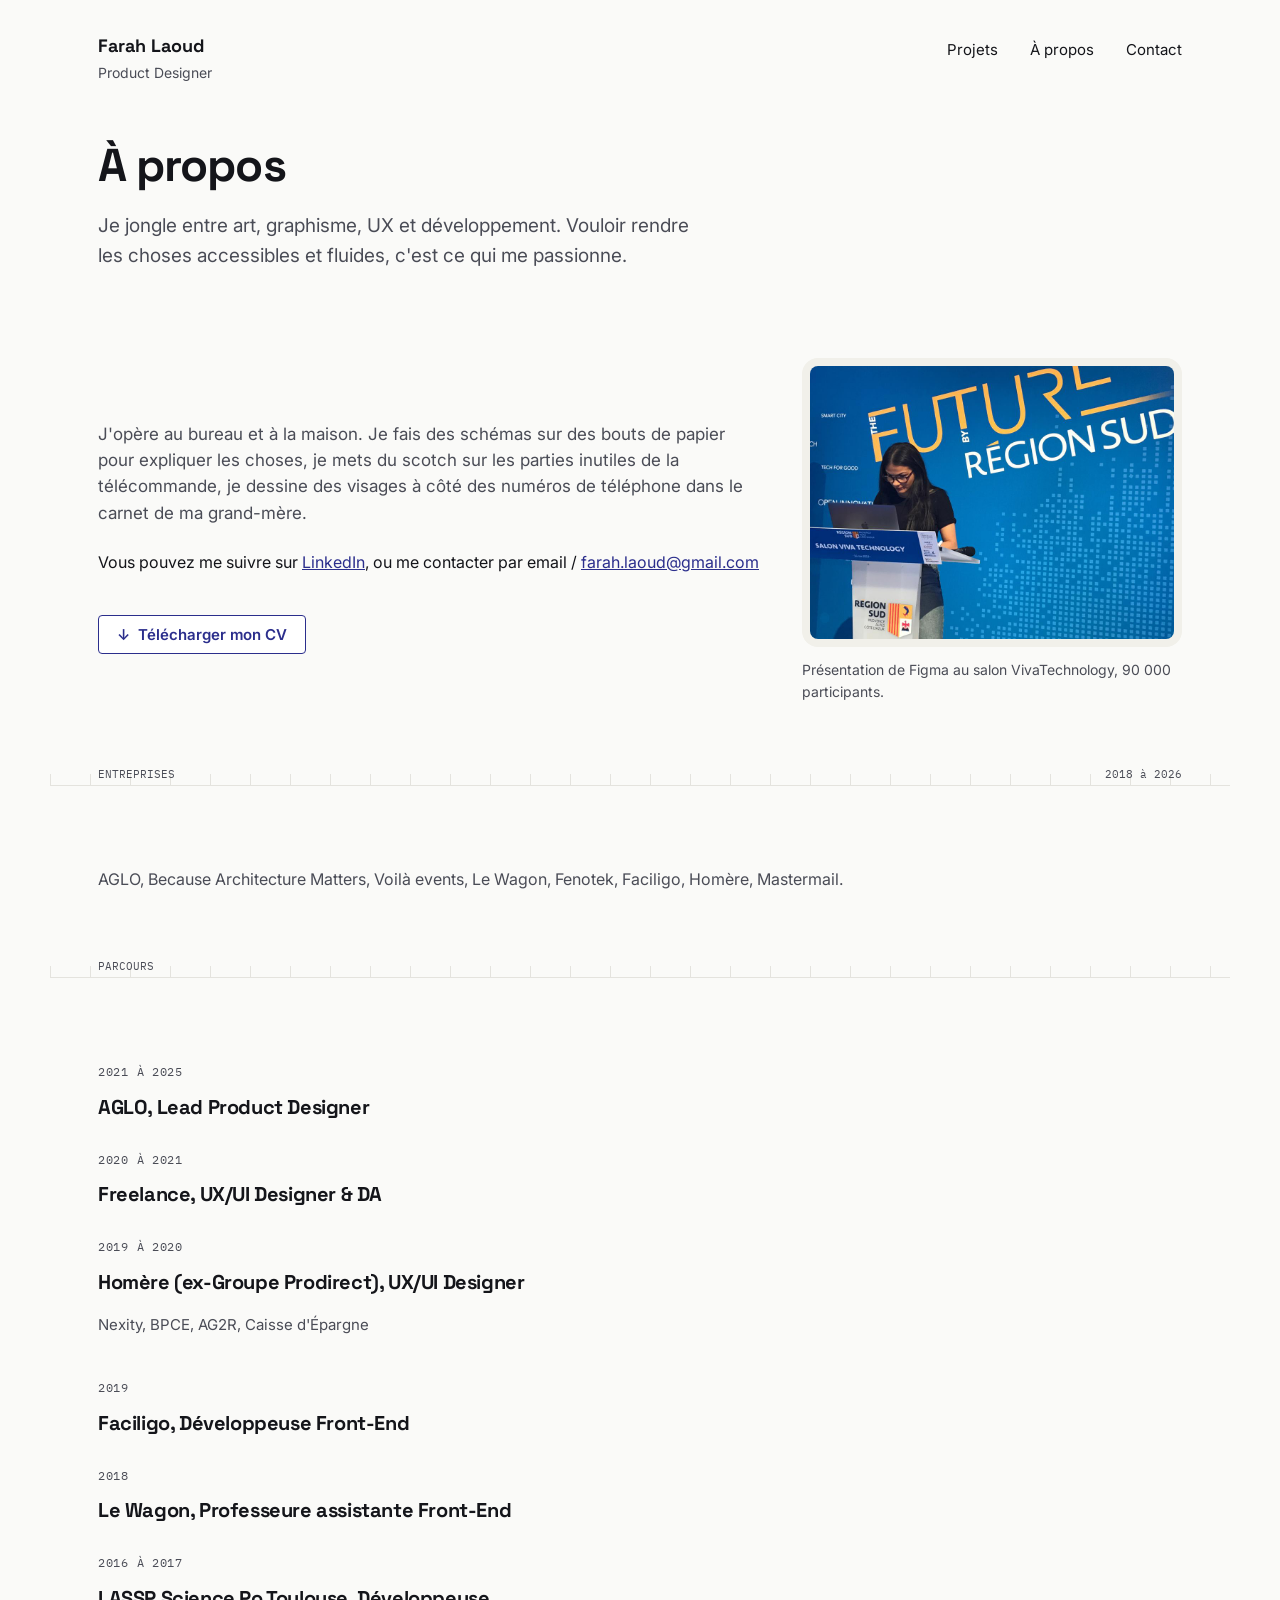
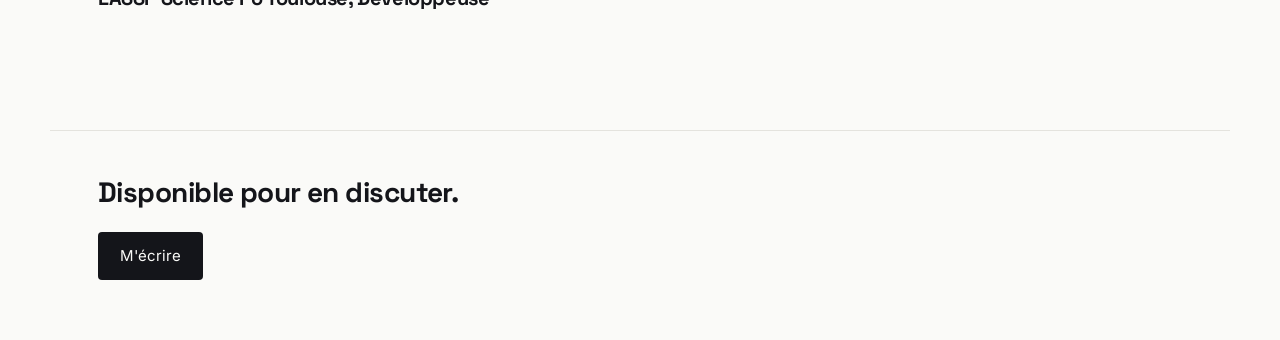
<file: apropos.html>
<html>
<head>
  <meta charset="UTF-8">
  <meta name="viewport" content="width=device-width, initial-scale=1">
  <link rel="stylesheet" href="style-v2.css">
  <title>À propos / Farah Laoud</title>
</head>
<body>

  <nav class="v2-nav">
    <div>
      <div class="v2-nav-name">Farah Laoud</div>
      <div class="v2-nav-role">Product Designer</div>
    </div>
    <div class="v2-nav-links">
      <a href="index.html">Projets</a>
      <a href="apropos.html">À propos</a>
      <a href="contact.html">Contact</a>
    </div>
  </nav>

  <div class="v2-hero">
    <h1>À propos</h1>
    <div class="v2-sub">Je jongle entre art, graphisme, UX et développement. Vouloir rendre les choses accessibles et fluides, c'est ce qui me passionne.</div>
  </div>

  <div class="v2-section">
    <div style="display:flex; flex-wrap:wrap; gap:40px; align-items:center;">
      <div style="flex:1 1 420px; min-width:300px;">
        <p style="max-width:760px; font-size:17px; color:var(--ink-soft); margin:0;">
          J'opère au bureau et à la maison. Je fais des schémas sur des bouts de papier pour expliquer les choses, je mets du scotch sur les parties inutiles de la télécommande, je dessine des visages à côté des numéros de téléphone dans le carnet de ma grand-mère.
        </p>
        <p style="margin-top:24px;">Vous pouvez me suivre sur <a href="https://www.linkedin.com/in/farahlaoud/" target="_blank" style="color:var(--accent);">LinkedIn</a>, ou me contacter par email / <a href="mailto:farah.laoud@gmail.com" style="color:var(--accent);">farah.laoud@gmail.com</a></p>
        <a class="v2-link" href="CV_Farah_Laoud.pdf" download style="margin-top:24px;">↓&nbsp; Télécharger mon CV</a>
      </div>
      <div style="flex:0 1 380px; min-width:280px;">
        <img src="images/vivatech.jpg" style="width:100%; border-radius:8px; border:1px solid var(--line); display:block;">
        <p style="font-size:14px; color:var(--ink-soft); margin-top:12px;">Présentation de Figma au salon VivaTechnology, 90 000 participants.</p>
      </div>
    </div>
  </div>

  <div class="v2-ruler"></div>
  <div class="v2-ruler-label"><span>ENTREPRISES</span><span>2018 à 2026</span></div>

  <div class="v2-section">
    <p style="color:var(--ink-soft); max-width:760px;">AGLO, Because Architecture Matters, Voilà events, Le Wagon, Fenotek, Faciligo, Homère, Mastermail.</p>
  </div>

  <div class="v2-ruler"></div>
  <div class="v2-ruler-label"><span>PARCOURS</span><span></span></div>

  <div class="v2-section">
    <div class="v2-num-row" style="flex-direction:column; gap:28px;">
      <div><span class="v2-eyebrow">2021 à 2025</span><h3 style="font-size:20px;">AGLO, Lead Product Designer</h3></div>
      <div><span class="v2-eyebrow">2020 à 2021</span><h3 style="font-size:20px;">Freelance, UX/UI Designer & DA</h3></div>
      <div><span class="v2-eyebrow">2019 à 2020</span><h3 style="font-size:20px;">Homère (ex-Groupe Prodirect), UX/UI Designer</h3><p style="color:var(--ink-soft); font-size:15px;">Nexity, BPCE, AG2R, Caisse d'Épargne</p></div>
      <div><span class="v2-eyebrow">2019</span><h3 style="font-size:20px;">Faciligo, Développeuse Front-End</h3></div>
      <div><span class="v2-eyebrow">2018</span><h3 style="font-size:20px;">Le Wagon, Professeure assistante Front-End</h3></div>
      <div><span class="v2-eyebrow">2016 à 2017</span><h3 style="font-size:20px;">LASSP Science Po Toulouse, Développeuse</h3></div>
    </div>
  </div>

  <div class="v2-footer">
    <h2>Disponible pour en discuter.</h2>
    <a class="v2-btn" href="mailto:farah.laoud@gmail.com">M'écrire</a>
  </div>

</body>
</html>
</file>
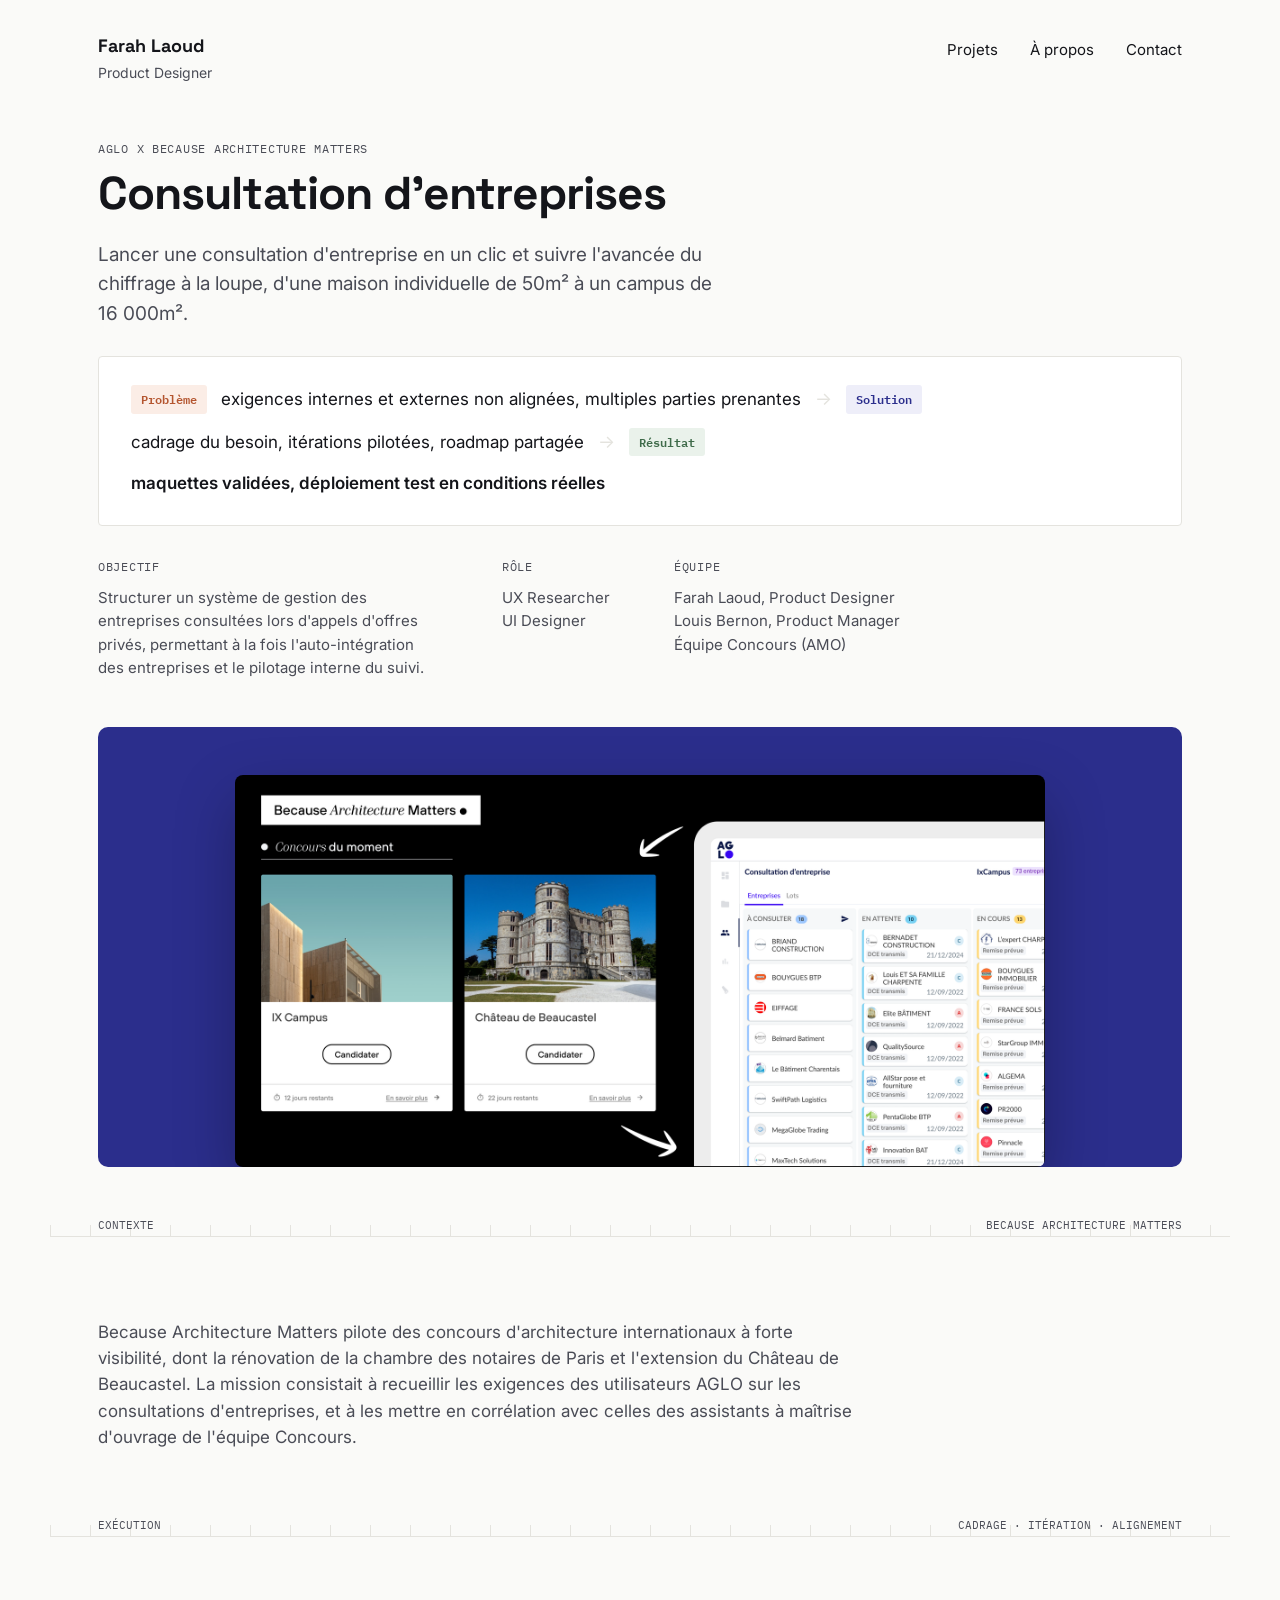
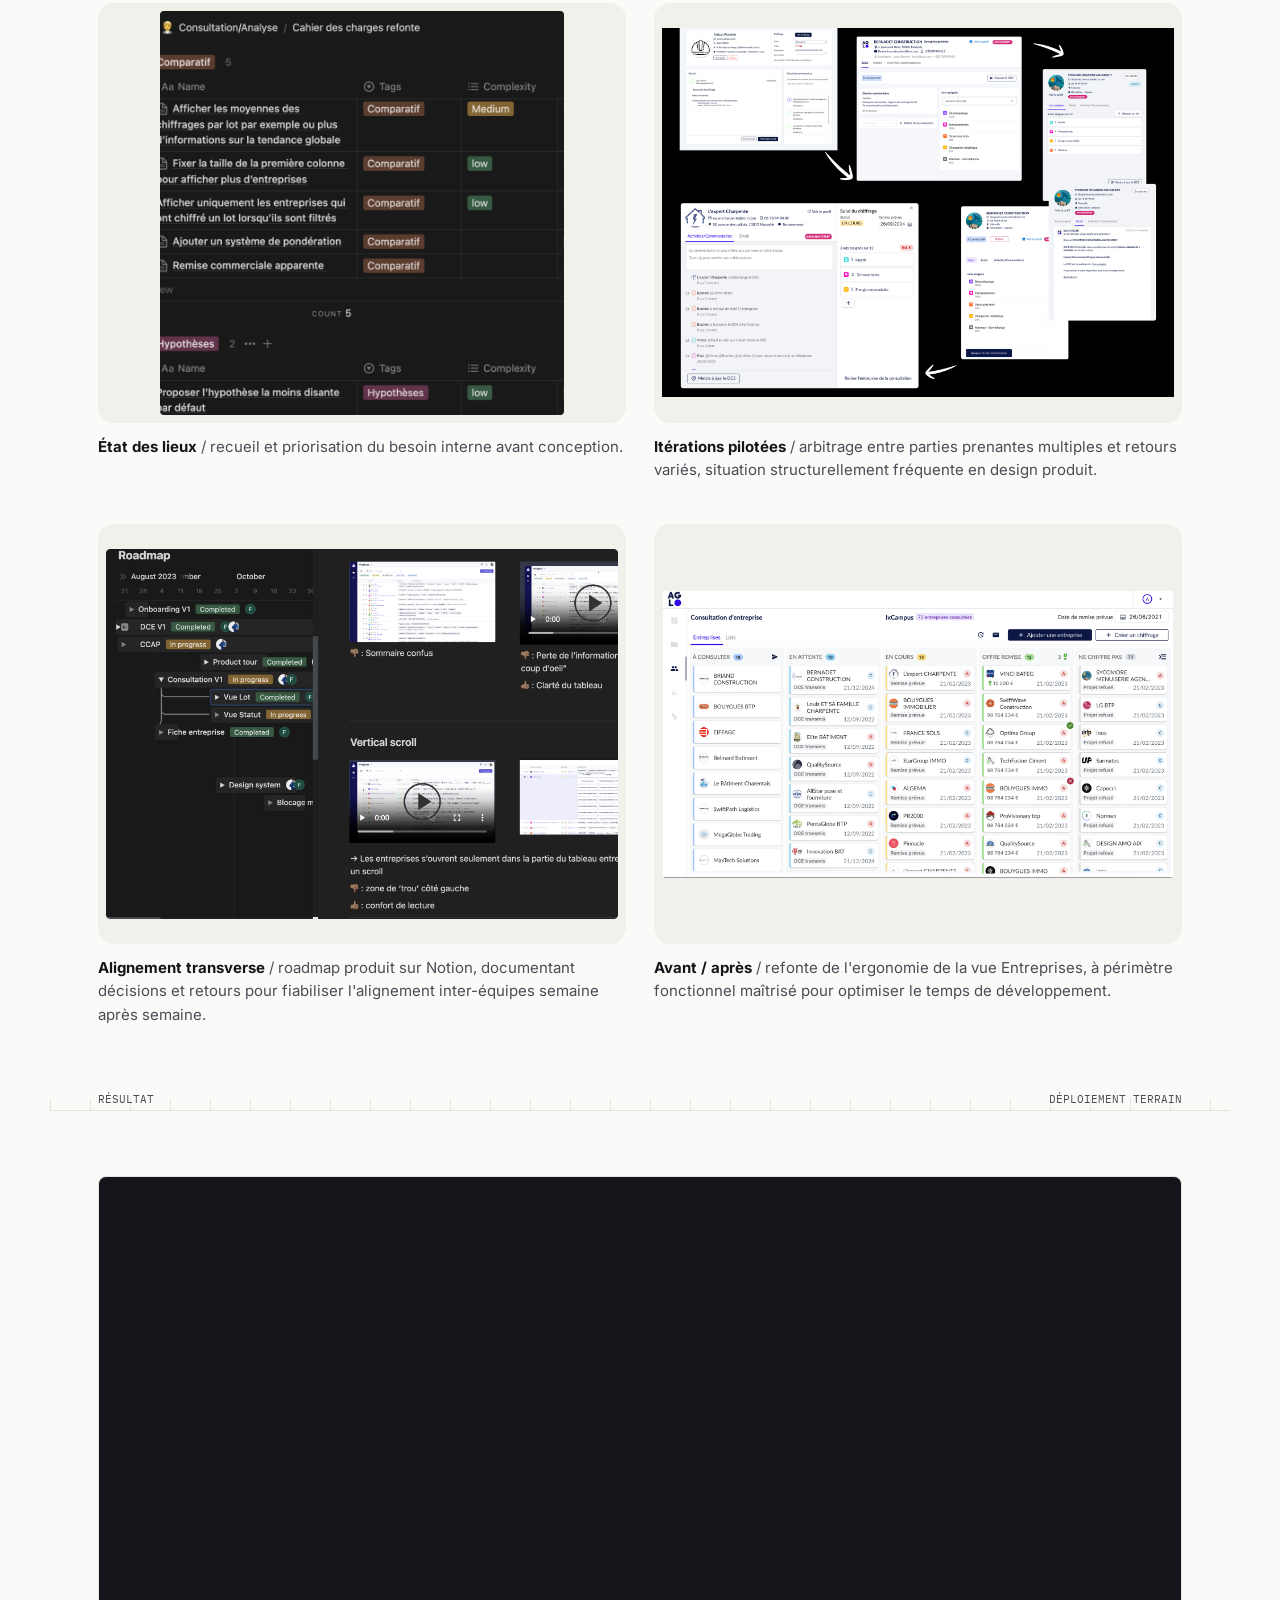
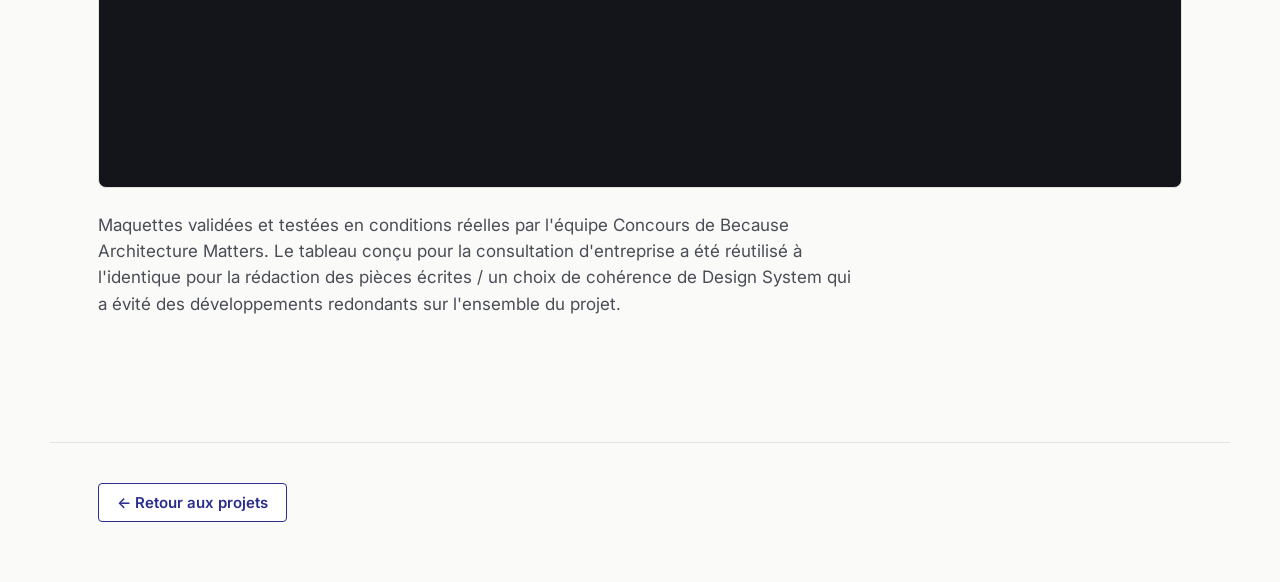
<file: consultation.html>
<html>
<head>
  <meta charset="UTF-8">
  <meta name="viewport" content="width=device-width, initial-scale=1">
  <link rel="stylesheet" href="style-v2.css">
  <title>Consultation d'entreprises / Farah Laoud</title>
</head>
<body>

  <nav class="v2-nav">
    <div>
      <div class="v2-nav-name">Farah Laoud</div>
      <div class="v2-nav-role">Product Designer</div>
    </div>
    <div class="v2-nav-links">
      <a href="index.html">Projets</a>
      <a href="apropos.html">À propos</a>
      <a href="contact.html">Contact</a>
    </div>
  </nav>

  <div class="v2-hero">
    <span class="v2-eyebrow">AGLO x Because Architecture Matters</span>
    <h1>Consultation d'entreprises</h1>
    <div class="v2-sub">Lancer une consultation d'entreprise en un clic et suivre l'avancée du chiffrage à la loupe, d'une maison individuelle de 50m² à un campus de 16 000m².</div>

    <div class="v2-stat-strip">
      <span class="v2-pill v2-pill--problem">Problème</span>
      <span class="v2-txt">exigences internes et externes non alignées, multiples parties prenantes</span>
      <span class="v2-arrow">→</span>
      <span class="v2-pill v2-pill--solution">Solution</span>
      <span class="v2-txt">cadrage du besoin, itérations pilotées, roadmap partagée</span>
      <span class="v2-arrow">→</span>
      <span class="v2-pill v2-pill--result">Résultat</span>
      <span class="v2-txt"><strong>maquettes validées, déploiement test en conditions réelles</strong></span>
    </div>

    <div class="v2-num-row" style="margin-top:32px; gap:64px;">
      <div style="max-width:340px;">
        <div class="v2-eyebrow">Objectif</div>
        <p style="font-size:15px; color:var(--ink-soft); margin:6px 0 0 0;">Structurer un système de gestion des entreprises consultées lors d'appels d'offres privés, permettant à la fois l'auto-intégration des entreprises et le pilotage interne du suivi.</p>
      </div>
      <div>
        <div class="v2-eyebrow">Rôle</div>
        <p style="font-size:15px; color:var(--ink-soft); margin:6px 0 0 0;">UX Researcher<br>UI Designer</p>
      </div>
      <div>
        <div class="v2-eyebrow">Équipe</div>
        <p style="font-size:15px; color:var(--ink-soft); margin:6px 0 0 0;">Farah Laoud, Product Designer<br>Louis Bernon, Product Manager<br>Équipe Concours (AMO)</p>
      </div>
    </div>
  </div>

  <div class="v2-section" style="padding-top:0;">
    <div class="v2-hero-band">
      <img src="images/consult2_cover.png">
    </div>
  </div>

  <div class="v2-ruler"></div>
  <div class="v2-ruler-label"><span>CONTEXTE</span><span>BECAUSE ARCHITECTURE MATTERS</span></div>

  <div class="v2-section">
    <p style="max-width:760px; font-size:17px; color:var(--ink-soft);">
      Because Architecture Matters pilote des concours d'architecture internationaux à forte visibilité, dont la rénovation de la chambre des notaires de Paris et l'extension du Château de Beaucastel. La mission consistait à recueillir les exigences des utilisateurs AGLO sur les consultations d'entreprises, et à les mettre en corrélation avec celles des assistants à maîtrise d'ouvrage de l'équipe Concours.
    </p>
  </div>

  <div class="v2-ruler"></div>
  <div class="v2-ruler-label"><span>EXÉCUTION</span><span>CADRAGE · ITÉRATION · ALIGNEMENT</span></div>

  <div class="v2-section">
    <div style="display:flex; flex-wrap:wrap; gap:28px;">
      <div style="flex:1 1 calc(50% - 16px); min-width:280px;">
        <img src="images/cdc1.png" style="width:100%; height:420px; object-fit:contain; background:var(--paper-raised); border-radius:6px; border:1px solid var(--line);">
        <p style="font-size:15px; color:var(--ink-soft); margin-top:12px;"><strong style="color:var(--ink);">État des lieux</strong> / recueil et priorisation du besoin interne avant conception.</p>
      </div>
      <div style="flex:1 1 calc(50% - 16px); min-width:280px;">
        <img src="images/centreprise.png" style="width:100%; height:420px; object-fit:contain; background:var(--paper-raised); border-radius:6px; border:1px solid var(--line);">
        <p style="font-size:15px; color:var(--ink-soft); margin-top:12px;"><strong style="color:var(--ink);">Itérations pilotées</strong> / arbitrage entre parties prenantes multiples et retours variés, situation structurellement fréquente en design produit.</p>
      </div>
      <div style="flex:1 1 calc(50% - 16px); min-width:280px;">
        <img src="images/roadmap.png" style="width:100%; height:420px; object-fit:contain; background:var(--paper-raised); border-radius:6px; border:1px solid var(--line);">
        <p style="font-size:15px; color:var(--ink-soft); margin-top:12px;"><strong style="color:var(--ink);">Alignement transverse</strong> / roadmap produit sur Notion, documentant décisions et retours pour fiabiliser l'alignement inter-équipes semaine après semaine.</p>
      </div>
      <div style="flex:1 1 calc(50% - 16px); min-width:280px;">
        <img src="images/entreprise1.png" style="width:100%; height:420px; object-fit:contain; background:var(--paper-raised); border-radius:6px; border:1px solid var(--line);">
        <p style="font-size:15px; color:var(--ink-soft); margin-top:12px;"><strong style="color:var(--ink);">Avant / après</strong> / refonte de l'ergonomie de la vue Entreprises, à périmètre fonctionnel maîtrisé pour optimiser le temps de développement.</p>
      </div>
    </div>
  </div>

  <div class="v2-ruler"></div>
  <div class="v2-ruler-label"><span>RÉSULTAT</span><span>DÉPLOIEMENT TERRAIN</span></div>

  <div class="v2-section">
    <div class="v2-video"><iframe src="https://player.vimeo.com/video/913503678?h=6fb4bceae0" allow="autoplay; fullscreen; picture-in-picture" allowfullscreen></iframe></div>
    <p style="max-width:760px; font-size:17px; color:var(--ink-soft); margin-top:24px;">
      Maquettes validées et testées en conditions réelles par l'équipe Concours de Because Architecture Matters. Le tableau conçu pour la consultation d'entreprise a été réutilisé à l'identique pour la rédaction des pièces écrites / un choix de cohérence de Design System qui a évité des développements redondants sur l'ensemble du projet.
    </p>
  </div>

  <div class="v2-footer">
    <a class="v2-link" href="index.html">← Retour aux projets</a>
  </div>

</body>
</html>
</file>
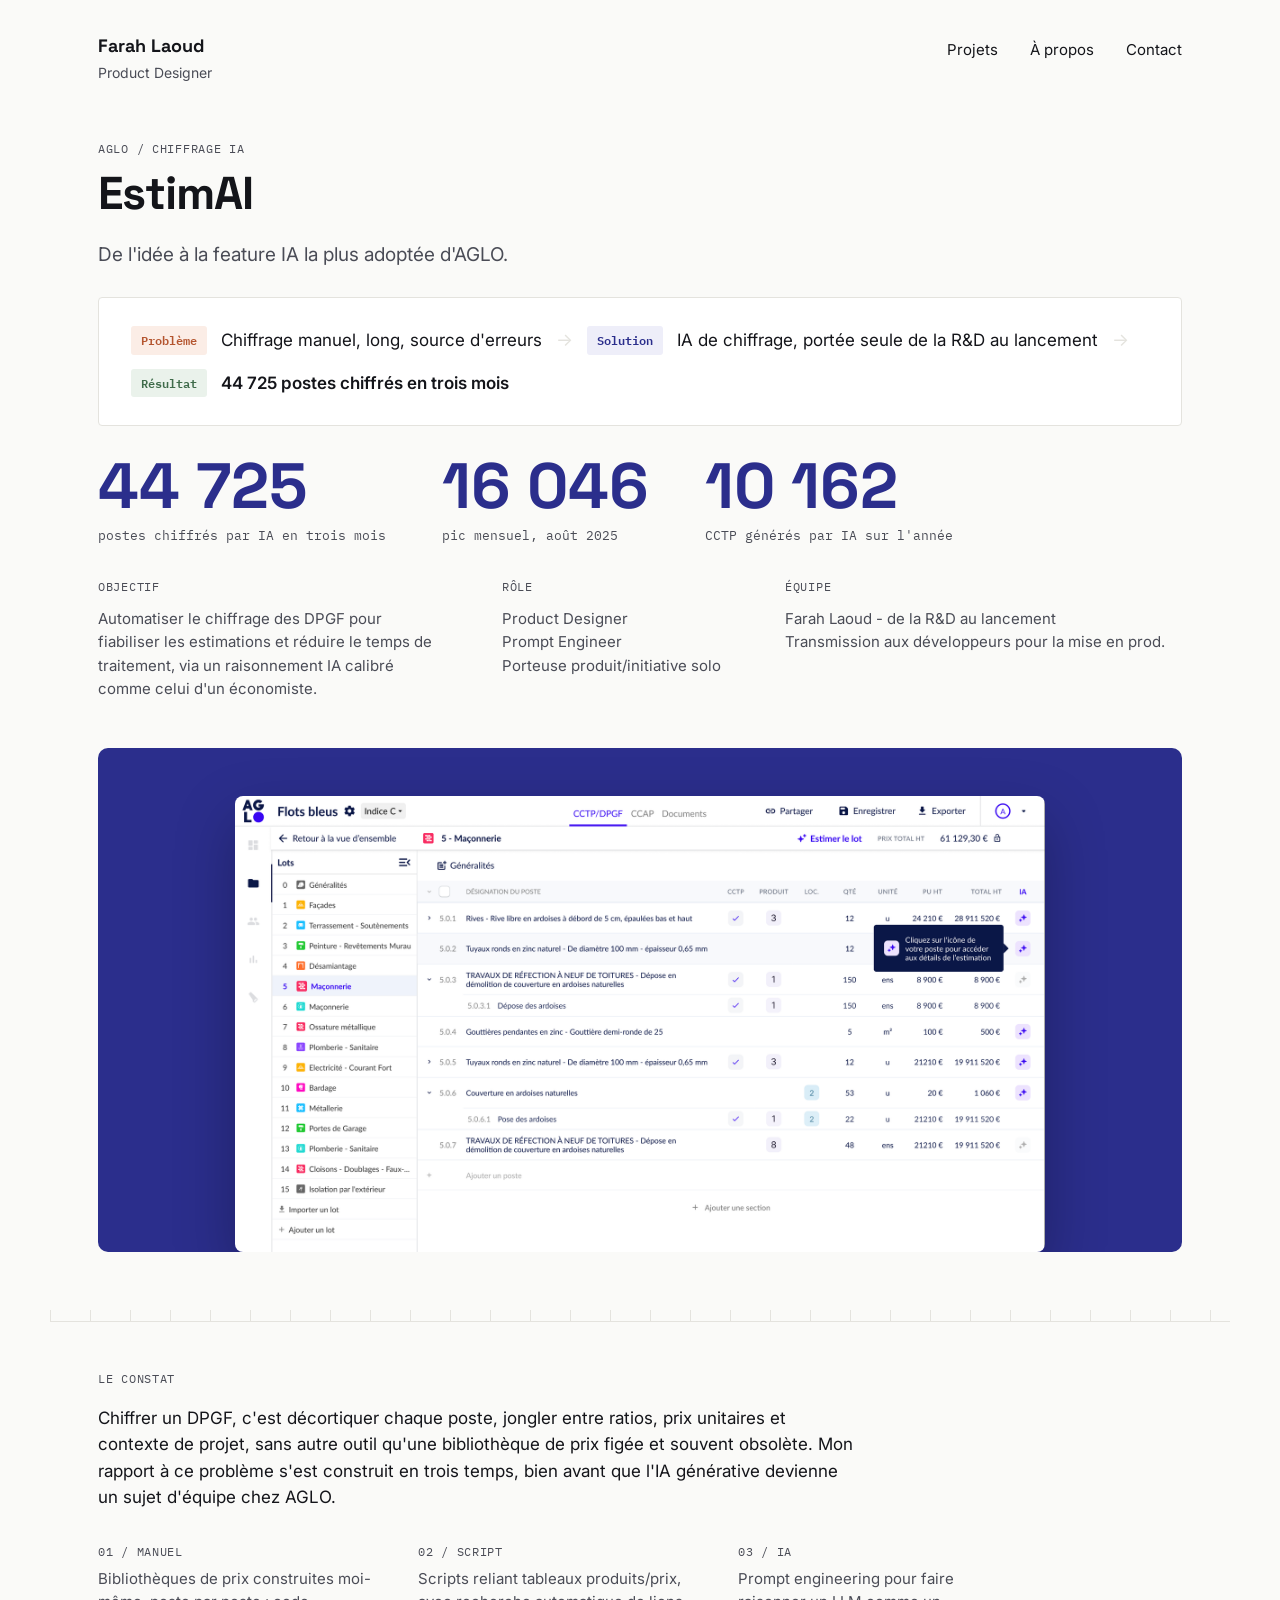
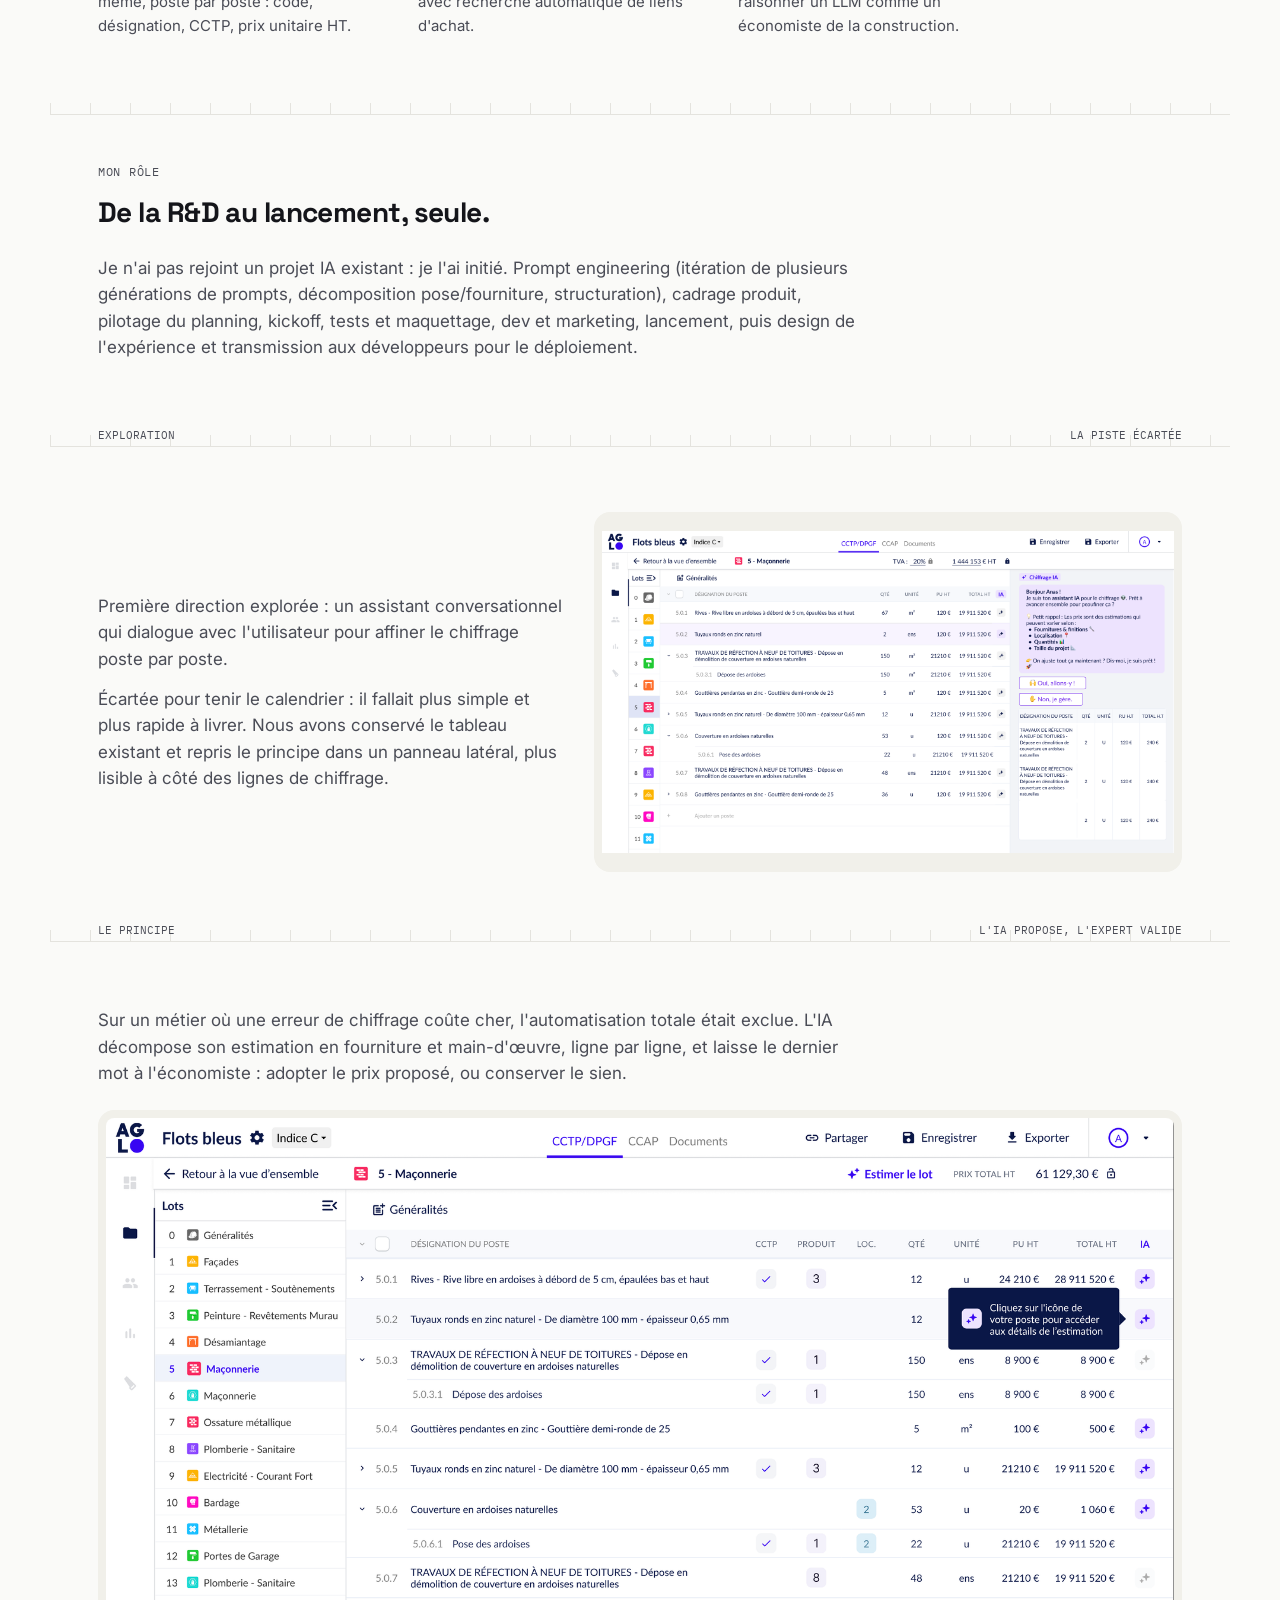
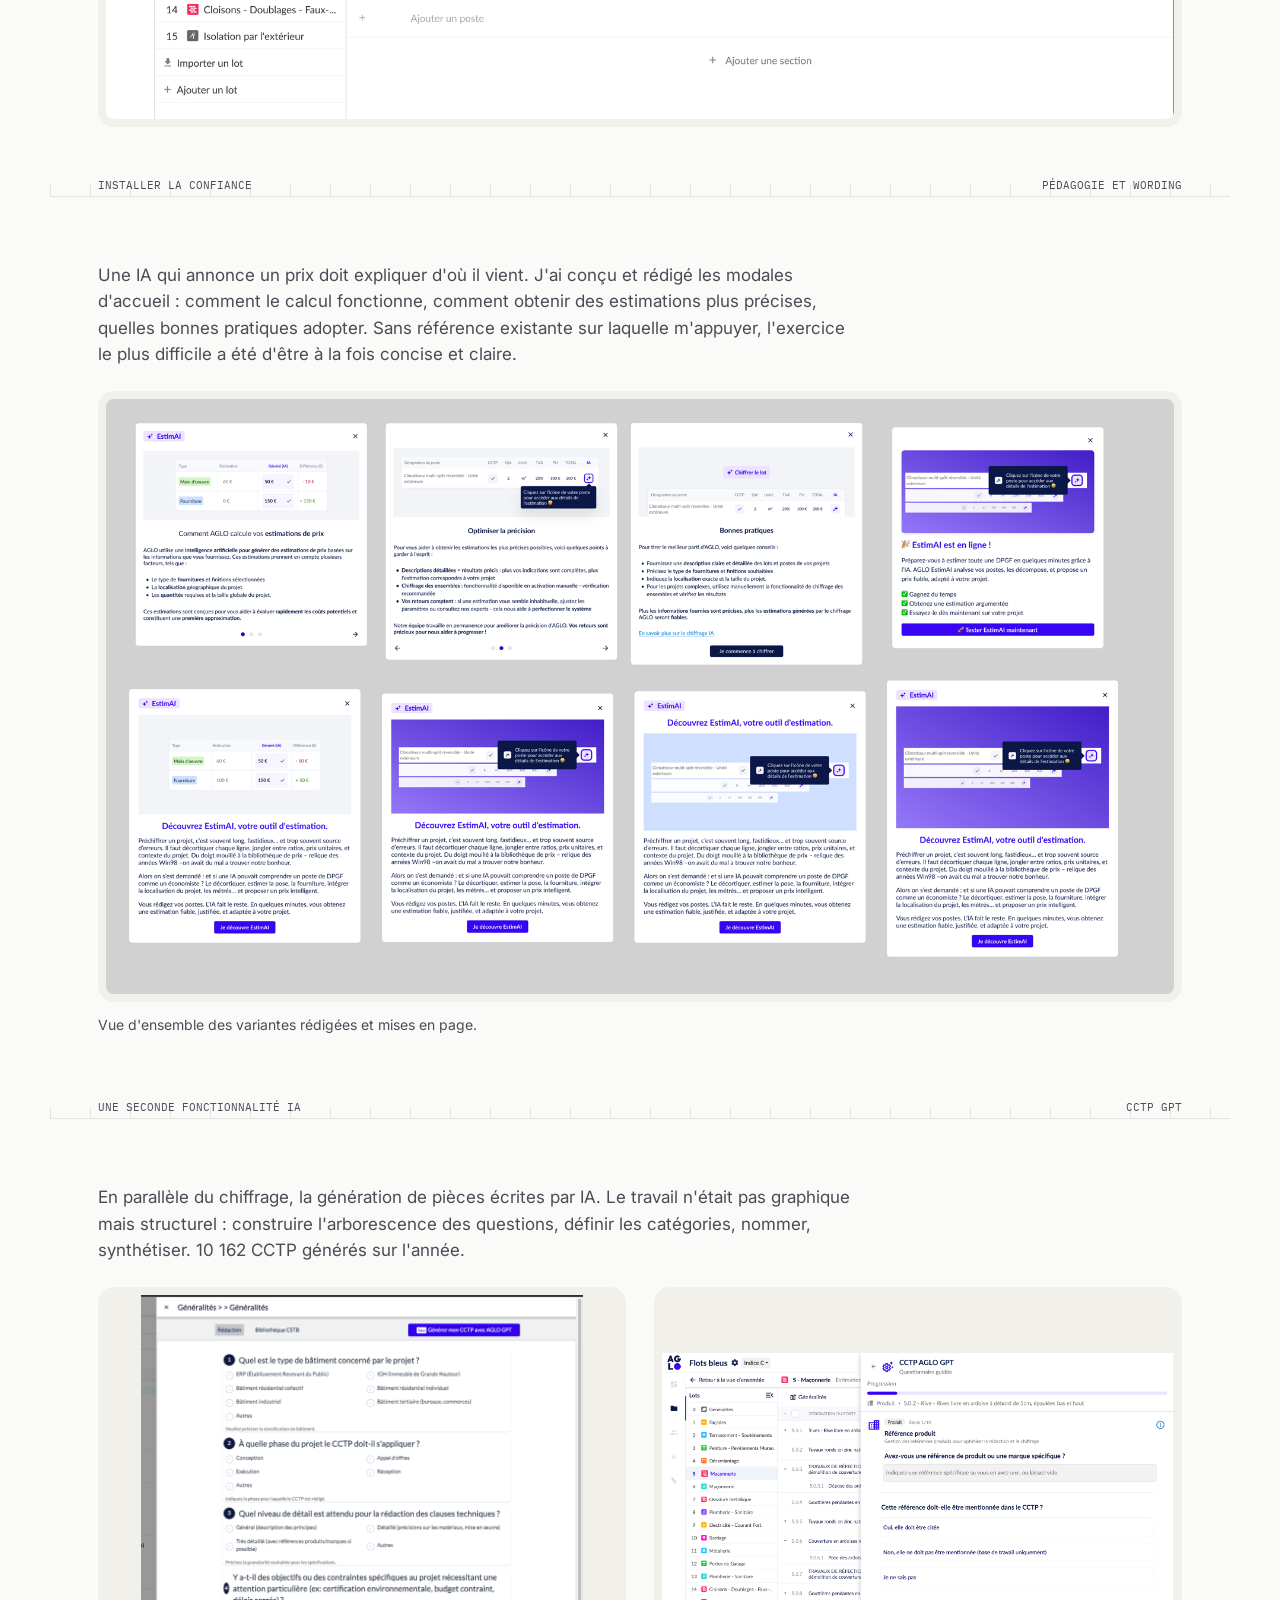
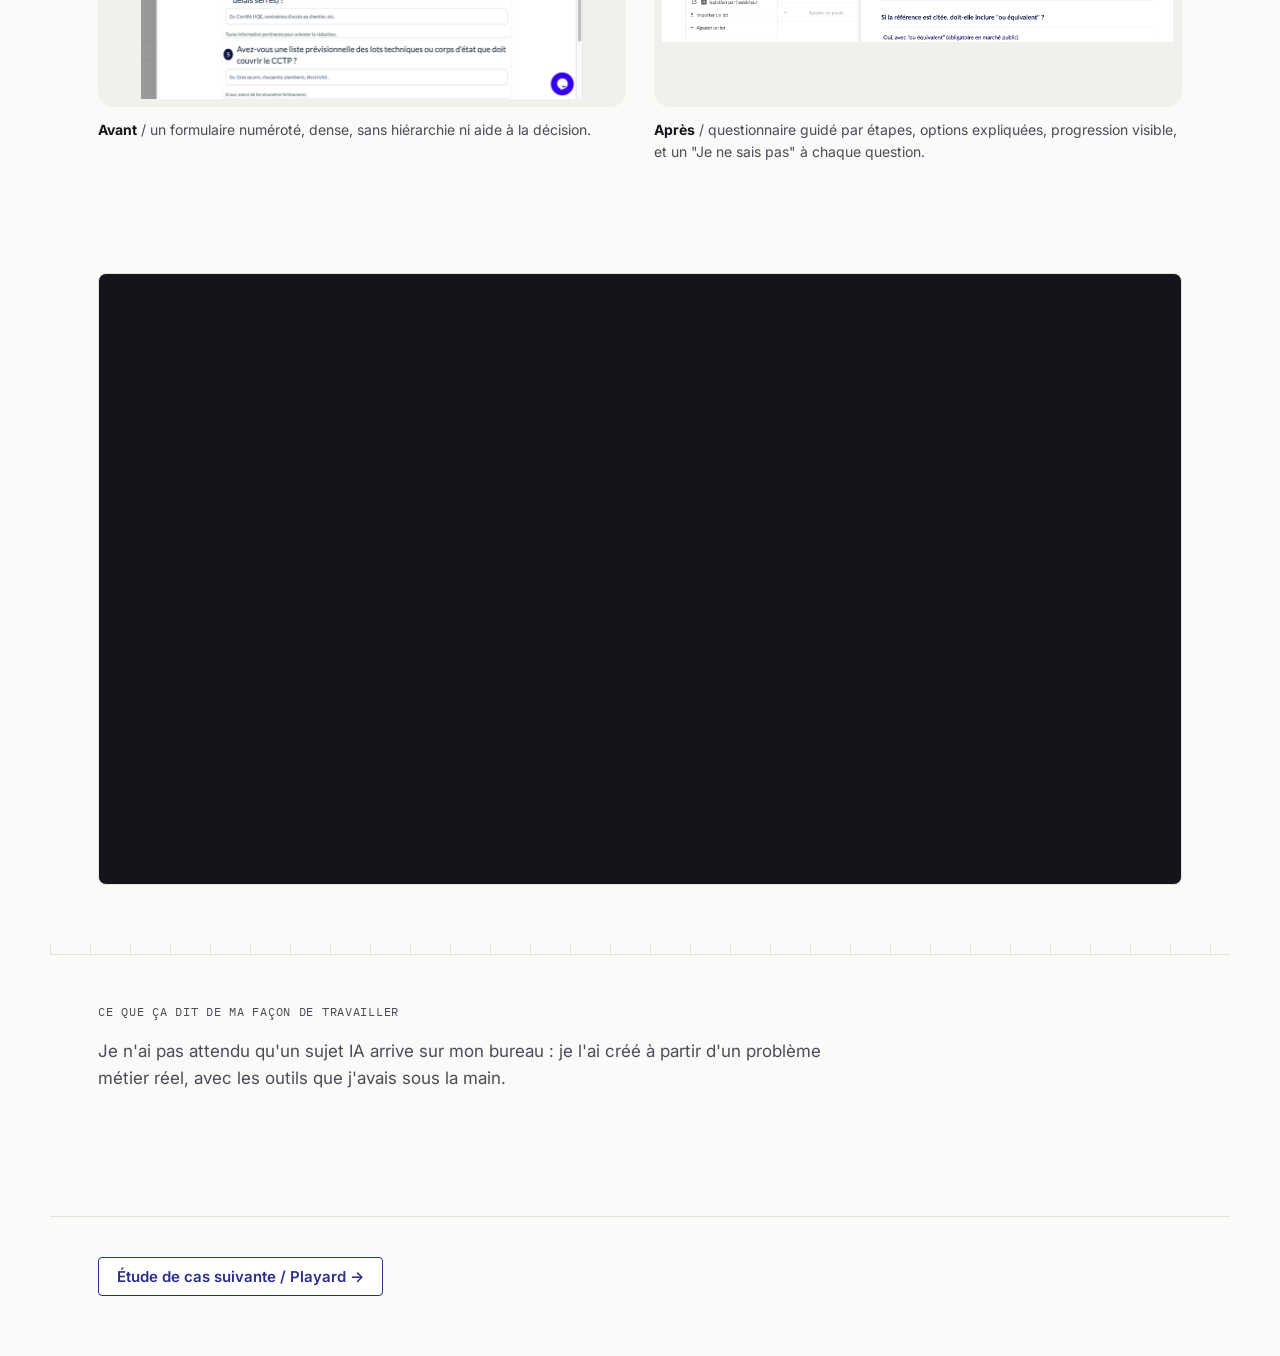
<file: estimai.html>
<html>
<head>
  <meta charset="UTF-8">
  <meta name="viewport" content="width=device-width, initial-scale=1">
  <link rel="stylesheet" href="style-v2.css">
  <title>EstimAI / Farah Laoud</title>
</head>
<body>

  <nav class="v2-nav">
    <div>
      <div class="v2-nav-name">Farah Laoud</div>
      <div class="v2-nav-role">Product Designer</div>
    </div>
    <div class="v2-nav-links">
      <a href="index.html">Projets</a>
      <a href="apropos.html">À propos</a>
      <a href="contact.html">Contact</a>
    </div>
  </nav>

  <div class="v2-hero">
    <span class="v2-eyebrow">AGLO / Chiffrage IA</span>
    <h1>EstimAI</h1>
    <div class="v2-sub">De l'idée à la feature IA la plus adoptée d'AGLO.</div>

    <div class="v2-stat-strip">
      <span class="v2-pill v2-pill--problem">Problème</span>
      <span class="v2-txt">Chiffrage manuel, long, source d'erreurs</span>
      <span class="v2-arrow">→</span>
      <span class="v2-pill v2-pill--solution">Solution</span>
      <span class="v2-txt">IA de chiffrage, portée seule de la R&D au lancement</span>
      <span class="v2-arrow">→</span>
      <span class="v2-pill v2-pill--result">Résultat</span>
      <span class="v2-txt"><strong>44 725 postes chiffrés en trois mois</strong></span>
    </div>

    <div class="v2-num-row">
      <div>
        <div class="v2-bignum">44 725</div>
        <div class="v2-bignum-label">postes chiffrés par IA en trois mois</div>
      </div>
      <div>
        <div class="v2-bignum">16 046</div>
        <div class="v2-bignum-label">pic mensuel, août 2025</div>
      </div>
      <div>
        <div class="v2-bignum">10 162</div>
        <div class="v2-bignum-label">CCTP générés par IA sur l'année</div>
      </div>
    </div>

    <div class="v2-num-row" style="margin-top:32px; gap:64px;">
      <div style="max-width:340px;">
        <div class="v2-eyebrow">Objectif</div>
        <p style="font-size:15px; color:var(--ink-soft); margin:6px 0 0 0;">Automatiser le chiffrage des DPGF pour fiabiliser les estimations et réduire le temps de traitement, via un raisonnement IA calibré comme celui d'un économiste.</p>
      </div>
      <div>
        <div class="v2-eyebrow">Rôle</div>
        <p style="font-size:15px; color:var(--ink-soft); margin:6px 0 0 0;">Product Designer<br>Prompt Engineer<br>Porteuse produit/initiative solo</p>
      </div>
      <div>
        <div class="v2-eyebrow">Équipe</div>
        <p style="font-size:15px; color:var(--ink-soft); margin:6px 0 0 0;">Farah Laoud - de la R&D au lancement<br>Transmission aux développeurs pour la mise en prod.</p>
      </div>
    </div>
  </div>

  <div class="v2-section" style="padding-top:0;">
    <div class="v2-hero-band">
      <img src="images/estimai_cover.png">
    </div>
  </div>

  <div class="v2-ruler"></div>


  <div class="v2-section">
    <span class="v2-eyebrow">Le constat</span>
    <p style="max-width:760px; font-size:17px;">
      Chiffrer un DPGF, c'est décortiquer chaque poste, jongler entre ratios, prix unitaires et contexte de projet, sans autre outil qu'une bibliothèque de prix figée et souvent obsolète. Mon rapport à ce problème s'est construit en trois temps, bien avant que l'IA générative devienne un sujet d'équipe chez AGLO.
    </p>

    <div class="v2-num-row" style="margin-top:32px; gap:40px;">
      <div style="max-width:280px;">
        <div class="v2-eyebrow" style="margin-bottom:6px;">01 / Manuel</div>
        <p style="font-size:15px; color:var(--ink-soft); margin:0;">Bibliothèques de prix construites moi-même, poste par poste : code, désignation, CCTP, prix unitaire HT.</p>
      </div>
      <div style="max-width:280px;">
        <div class="v2-eyebrow" style="margin-bottom:6px;">02 / Script</div>
        <p style="font-size:15px; color:var(--ink-soft); margin:0;">Scripts reliant tableaux produits/prix, avec recherche automatique de liens d'achat.</p>
      </div>
      <div style="max-width:280px;">
        <div class="v2-eyebrow" style="margin-bottom:6px;">03 / IA</div>
        <p style="font-size:15px; color:var(--ink-soft); margin:0;">Prompt engineering pour faire raisonner un LLM comme un économiste de la construction.</p>
      </div>
    </div>
  </div>

  <div class="v2-ruler"></div>

  <div class="v2-section">
    <span class="v2-eyebrow">Mon rôle</span>
    <h3 style="font-size:28px; margin-bottom:20px;">De la R&D au lancement, seule.</h3>
    <p style="max-width:760px; font-size:17px; color:var(--ink-soft);">
      Je n'ai pas rejoint un projet IA existant : je l'ai initié. Prompt engineering (itération de plusieurs générations de prompts, décomposition pose/fourniture, structuration), cadrage produit, pilotage du planning, kickoff, tests et maquettage, dev et marketing, lancement, puis design de l'expérience et transmission aux développeurs pour le déploiement.
    </p>
  </div>


  <div class="v2-ruler"></div>
  <div class="v2-ruler-label"><span>EXPLORATION</span><span>LA PISTE ÉCARTÉE</span></div>

  <div class="v2-section">
    <div style="display:flex; flex-wrap:wrap; gap:28px; align-items:center;">
      <div style="flex:1 1 320px; min-width:280px;">
        <p style="font-size:17px; color:var(--ink-soft); margin:0;">Première direction explorée : un assistant conversationnel qui dialogue avec l'utilisateur pour affiner le chiffrage poste par poste.</p>
        <p style="font-size:17px; color:var(--ink-soft); margin:14px 0 0 0;">Écartée pour tenir le calendrier : il fallait plus simple et plus rapide à livrer. Nous avons conservé le tableau existant et repris le principe dans un panneau latéral, plus lisible à côté des lignes de chiffrage.</p>
      </div>
      <div style="flex:1 1 440px; min-width:300px;">
        <img src="images/ai_chatbot.png" style="width:100%; height:360px; object-fit:contain; background:var(--paper-raised); border-radius:8px; border:1px solid var(--line); display:block;">
      </div>
    </div>
  </div>

  <div class="v2-ruler"></div>
  <div class="v2-ruler-label"><span>LE PRINCIPE</span><span>L'IA PROPOSE, L'EXPERT VALIDE</span></div>

  <div class="v2-section">
    <p style="max-width:760px; font-size:17px; color:var(--ink-soft); margin:0 0 24px 0;">
      Sur un métier où une erreur de chiffrage coûte cher, l'automatisation totale était exclue. L'IA décompose son estimation en fourniture et main-d'œuvre, ligne par ligne, et laisse le dernier mot à l'économiste : adopter le prix proposé, ou conserver le sien.
    </p>
    <img src="images/estimai_cover.png" style="width:100%; height:auto; object-fit:contain; background:var(--paper-raised); border-radius:8px; border:1px solid var(--line); display:block;">
  </div>

  <div class="v2-ruler"></div>
  <div class="v2-ruler-label"><span>INSTALLER LA CONFIANCE</span><span>PÉDAGOGIE ET WORDING</span></div>

  <div class="v2-section">
    <p style="max-width:760px; font-size:17px; color:var(--ink-soft); margin:0 0 24px 0;">
      Une IA qui annonce un prix doit expliquer d'où il vient. J'ai conçu et rédigé les modales d'accueil : comment le calcul fonctionne, comment obtenir des estimations plus précises, quelles bonnes pratiques adopter. Sans référence existante sur laquelle m'appuyer, l'exercice le plus difficile a été d'être à la fois concise et claire.
    </p>
    <img src="images/ai_modales.png" style="width:100%; height:auto; object-fit:contain; background:var(--accent-soft); border-radius:10px; padding:24px 0; display:block;">
    <p style="font-size:14px; color:var(--ink-soft); margin-top:12px;">Vue d'ensemble des variantes rédigées et mises en page.</p>
  </div>

  <div class="v2-ruler"></div>
  <div class="v2-ruler-label"><span>UNE SECONDE FONCTIONNALITÉ IA</span><span>CCTP GPT</span></div>

  <div class="v2-section">
    <p style="max-width:760px; font-size:17px; color:var(--ink-soft); margin:0 0 24px 0;">
      En parallèle du chiffrage, la génération de pièces écrites par IA. Le travail n'était pas graphique mais structurel : construire l'arborescence des questions, définir les catégories, nommer, synthétiser. 10 162 CCTP générés sur l'année.
    </p>
    <div style="display:flex; flex-wrap:wrap; gap:28px; align-items:flex-start;">
      <div style="flex:1 1 calc(50% - 14px); min-width:300px;">
        <img src="images/cctp_avant.png" style="width:100%; height:420px; object-fit:contain; background:var(--paper-raised); border-radius:8px; border:1px solid var(--line); display:block;">
        <p style="font-size:14px; color:var(--ink-soft); margin-top:12px;"><strong style="color:var(--ink);">Avant</strong> / un formulaire numéroté, dense, sans hiérarchie ni aide à la décision.</p>
      </div>
      <div style="flex:1 1 calc(50% - 14px); min-width:300px;">
        <img src="images/cctp_contexte.png" style="width:100%; height:420px; object-fit:contain; background:var(--paper-raised); border-radius:8px; border:1px solid var(--line); display:block;">
        <p style="font-size:14px; color:var(--ink-soft); margin-top:12px;"><strong style="color:var(--ink);">Après</strong> / questionnaire guidé par étapes, options expliquées, progression visible, et un "Je ne sais pas" à chaque question.</p>
      </div>
    </div>
  </div>

  <div class="v2-section">
   <div class="v2-video"><iframe src="https://www.youtube.com/embed/l0WSuxV-nio?si=Ud6x2EspHzRl5mg7&amp;controls=0" title="EstimAI by AGLO" allow="accelerometer; autoplay; clipboard-write; encrypted-media; gyroscope; picture-in-picture; web-share" referrerpolicy="strict-origin-when-cross-origin" allowfullscreen></iframe></div>
  </div>



  <div class="v2-ruler"></div>

  <div class="v2-section">
    <span class="v2-eyebrow">Ce que ça dit de ma façon de travailler</span>
    <p style="max-width:760px; font-size:17px; color:var(--ink-soft);">
      Je n'ai pas attendu qu'un sujet IA arrive sur mon bureau : je l'ai créé à partir d'un problème métier réel, avec les outils que j'avais sous la main.
    </p>
  </div>

  <div class="v2-footer">
    <a class="v2-link" href="playard.html">Étude de cas suivante / Playard →</a>
  </div>

</body>
</html>
</file>
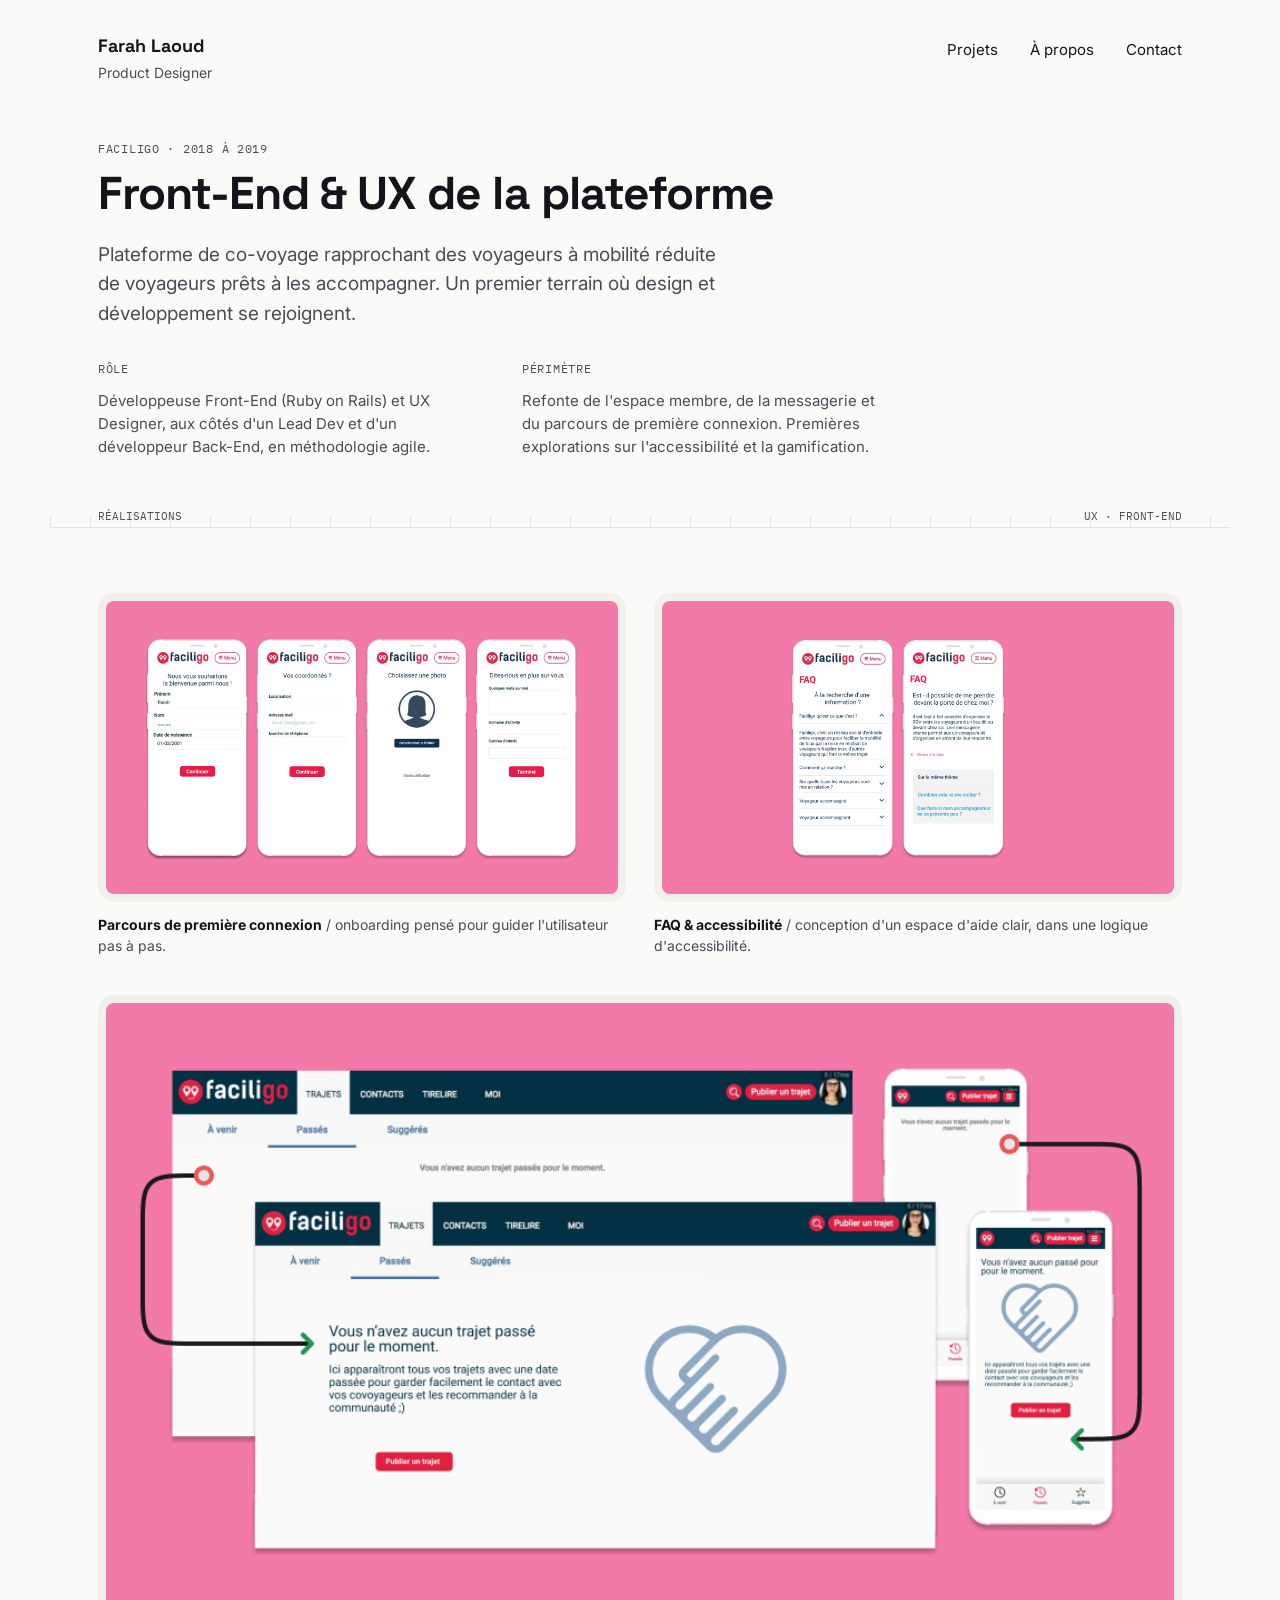
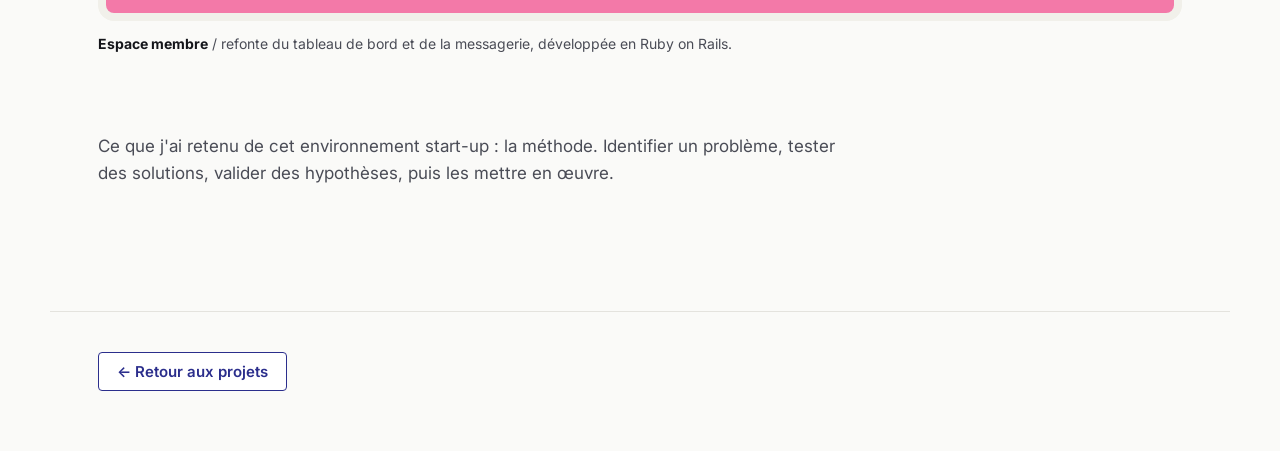
<file: faciligo.html>
<html>
<head>
  <meta charset="UTF-8">
  <meta name="viewport" content="width=device-width, initial-scale=1">
  <link rel="stylesheet" href="style-v2.css">
  <title>Faciligo / Farah Laoud</title>
</head>
<body>

  <nav class="v2-nav">
    <div>
      <div class="v2-nav-name">Farah Laoud</div>
      <div class="v2-nav-role">Product Designer</div>
    </div>
    <div class="v2-nav-links">
      <a href="index.html">Projets</a>
      <a href="apropos.html">À propos</a>
      <a href="contact.html">Contact</a>
    </div>
  </nav>

  <div class="v2-hero">
    <span class="v2-eyebrow">Faciligo · 2018 à 2019</span>
    <h1>Front-End & UX de la plateforme</h1>
    <div class="v2-sub">Plateforme de co-voyage rapprochant des voyageurs à mobilité réduite de voyageurs prêts à les accompagner. Un premier terrain où design et développement se rejoignent.</div>

    <div class="v2-num-row" style="margin-top:32px; gap:64px;">
      <div style="max-width:360px;">
        <div class="v2-eyebrow">Rôle</div>
        <p style="font-size:15px; color:var(--ink-soft); margin:6px 0 0 0;">Développeuse Front-End (Ruby on Rails) et UX Designer, aux côtés d'un Lead Dev et d'un développeur Back-End, en méthodologie agile.</p>
      </div>
      <div style="max-width:360px;">
        <div class="v2-eyebrow">Périmètre</div>
        <p style="font-size:15px; color:var(--ink-soft); margin:6px 0 0 0;">Refonte de l'espace membre, de la messagerie et du parcours de première connexion. Premières explorations sur l'accessibilité et la gamification.</p>
      </div>
    </div>
  </div>

  <div class="v2-ruler"></div>
  <div class="v2-ruler-label"><span>RÉALISATIONS</span><span>UX · FRONT-END</span></div>

  <div class="v2-section">
    <div style="display:flex; flex-wrap:wrap; gap:28px; align-items:flex-start;">
      <div style="flex:1 1 calc(50% - 14px); min-width:300px;">
        <img src="images/faciligostep.png" style="width:100%; border-radius:8px; border:1px solid var(--line); display:block;">
        <p style="font-size:14px; color:var(--ink-soft); margin-top:12px;"><strong style="color:var(--ink);">Parcours de première connexion</strong> / onboarding pensé pour guider l'utilisateur pas à pas.</p>
      </div>
      <div style="flex:1 1 calc(50% - 14px); min-width:300px;">
        <img src="images/faciligofaq.png" style="width:100%; border-radius:8px; border:1px solid var(--line); display:block;">
        <p style="font-size:14px; color:var(--ink-soft); margin-top:12px;"><strong style="color:var(--ink);">FAQ & accessibilité</strong> / conception d'un espace d'aide clair, dans une logique d'accessibilité.</p>
      </div>
    </div>
    <div style="margin-top:24px;">
      <img src="images/faciligodb2.png" style="width:100%; border-radius:8px; border:1px solid var(--line); display:block;">
      <p style="font-size:14px; color:var(--ink-soft); margin-top:12px;"><strong style="color:var(--ink);">Espace membre</strong> / refonte du tableau de bord et de la messagerie, développée en Ruby on Rails.</p>
    </div>
  </div>

  <div class="v2-section" style="padding-top:0;">
    <p style="max-width:760px; font-size:17px; color:var(--ink-soft);">Ce que j'ai retenu de cet environnement start-up : la méthode. Identifier un problème, tester des solutions, valider des hypothèses, puis les mettre en œuvre.</p>
  </div>

  <div class="v2-footer">
    <a class="v2-link" href="index.html">← Retour aux projets</a>
  </div>

</body>
</html>
</file>
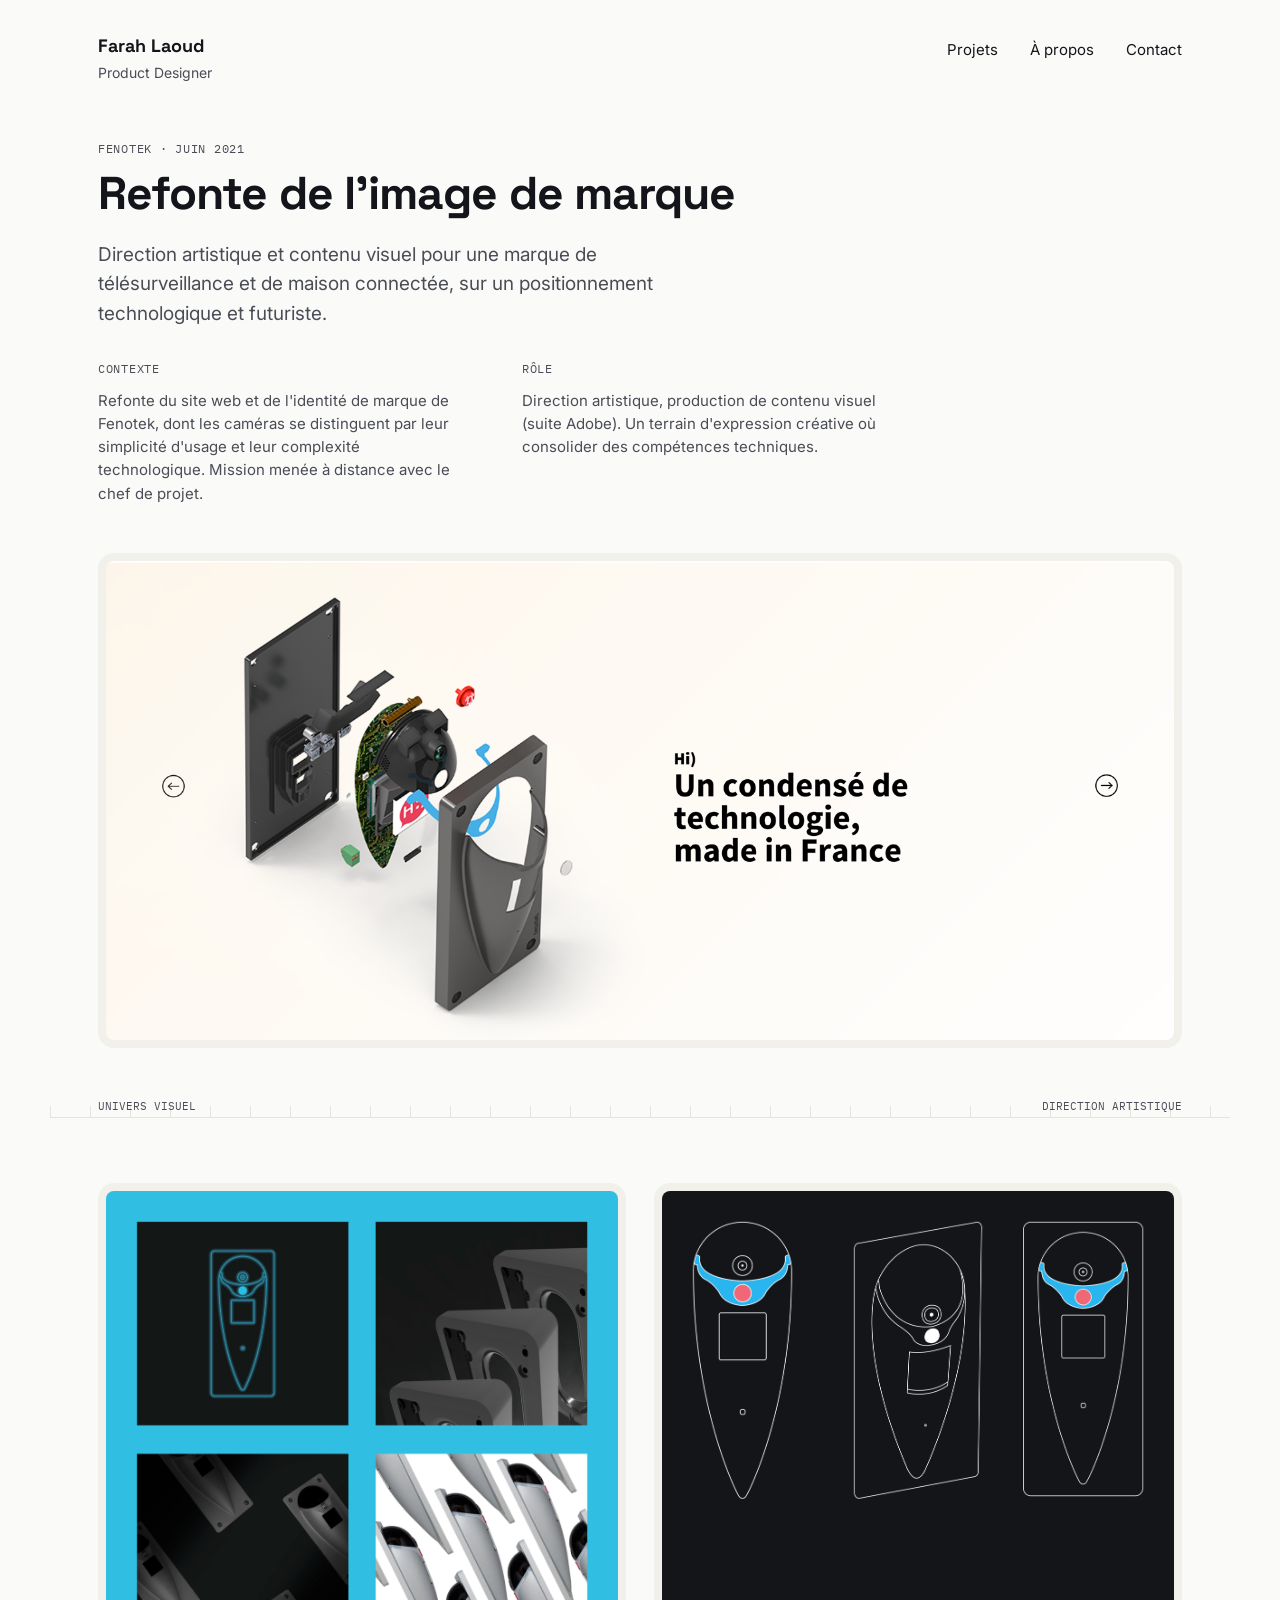
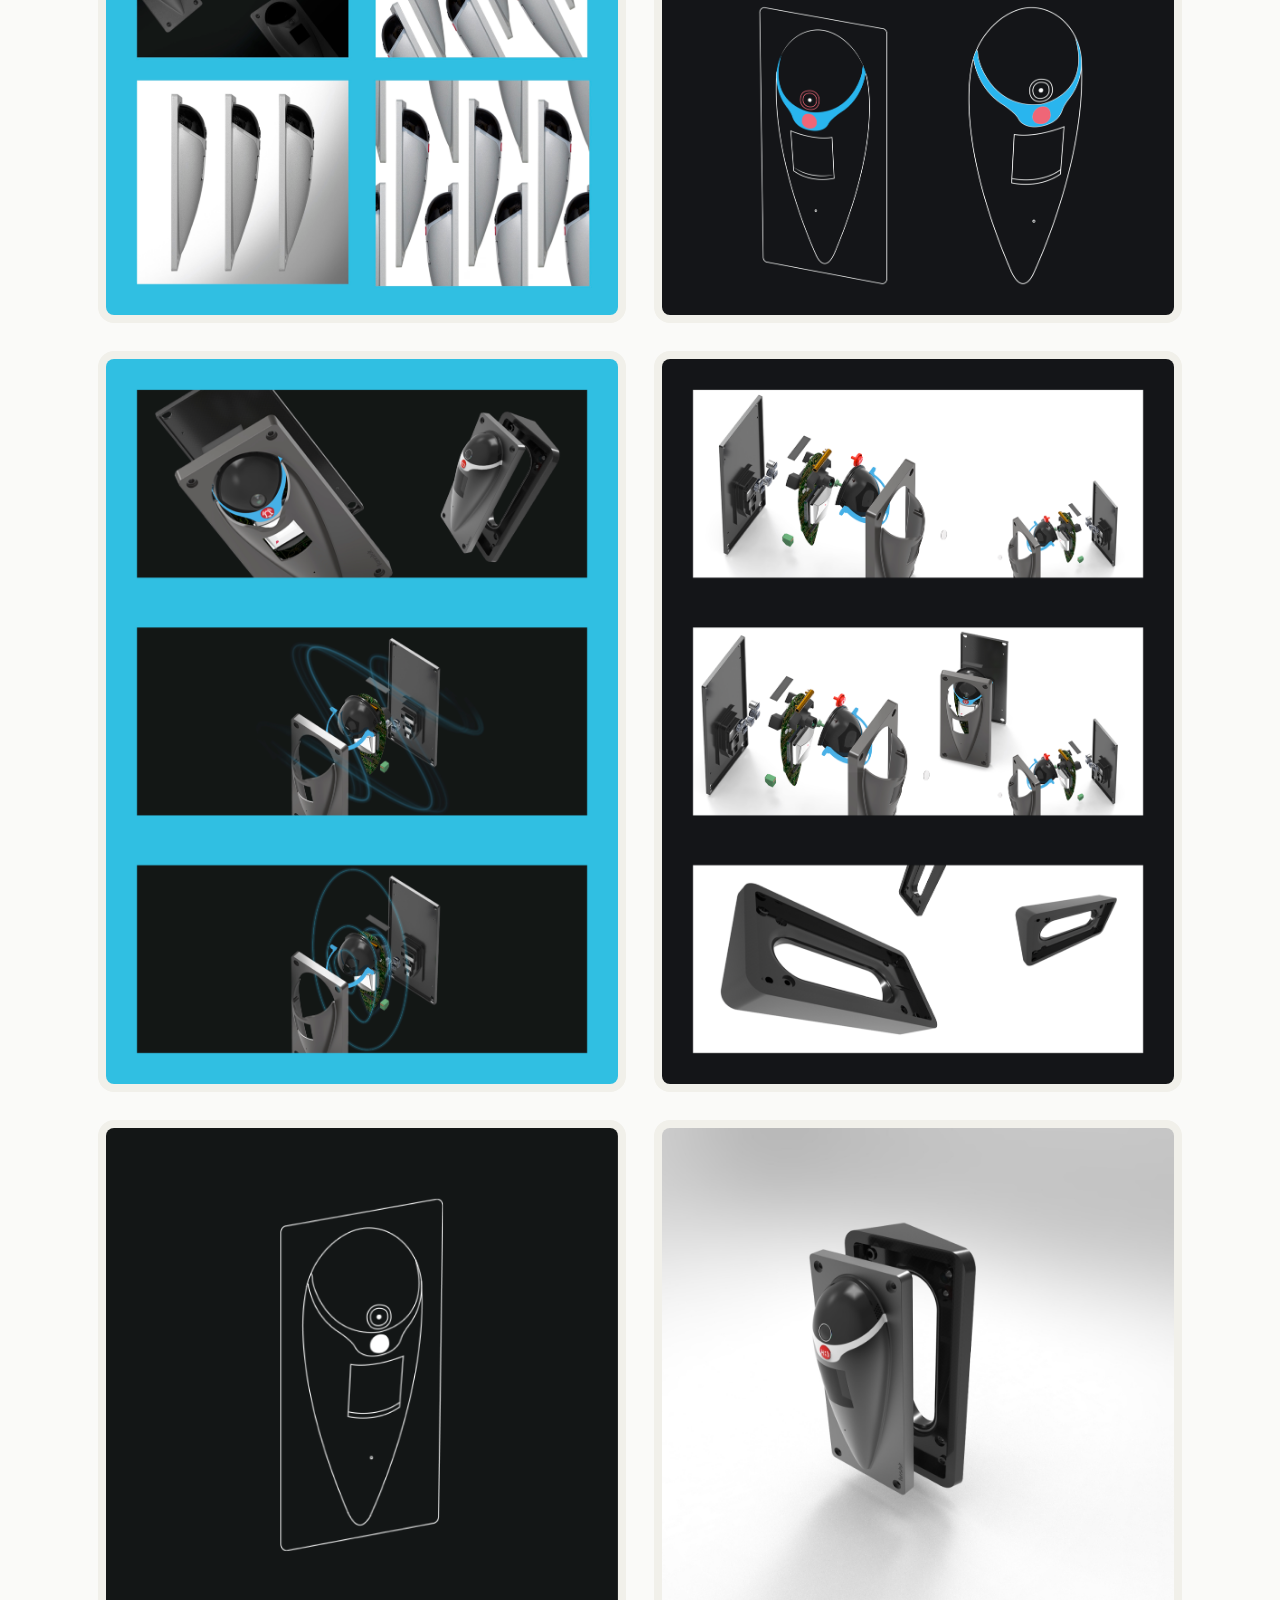
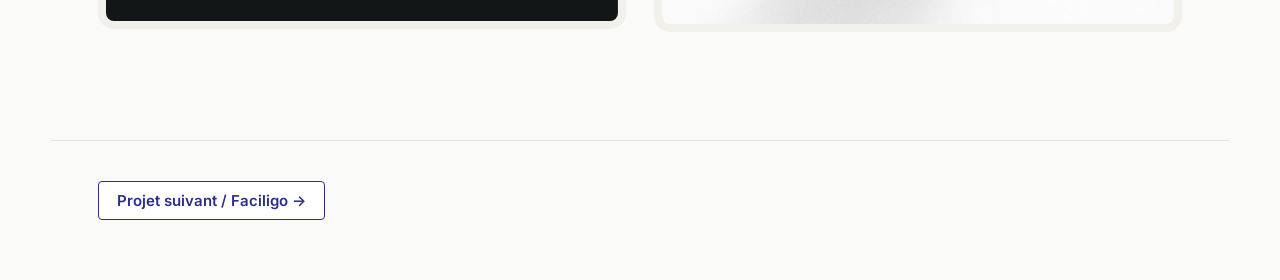
<file: fenotek.html>
<html>
<head>
  <meta charset="UTF-8">
  <meta name="viewport" content="width=device-width, initial-scale=1">
  <link rel="stylesheet" href="style-v2.css">
  <title>Fenotek / Farah Laoud</title>
</head>
<body>

  <nav class="v2-nav">
    <div>
      <div class="v2-nav-name">Farah Laoud</div>
      <div class="v2-nav-role">Product Designer</div>
    </div>
    <div class="v2-nav-links">
      <a href="index.html">Projets</a>
      <a href="apropos.html">À propos</a>
      <a href="contact.html">Contact</a>
    </div>
  </nav>

  <div class="v2-hero">
    <span class="v2-eyebrow">Fenotek · Juin 2021</span>
    <h1>Refonte de l'image de marque</h1>
    <div class="v2-sub">Direction artistique et contenu visuel pour une marque de télésurveillance et de maison connectée, sur un positionnement technologique et futuriste.</div>

    <div class="v2-num-row" style="margin-top:32px; gap:64px;">
      <div style="max-width:360px;">
        <div class="v2-eyebrow">Contexte</div>
        <p style="font-size:15px; color:var(--ink-soft); margin:6px 0 0 0;">Refonte du site web et de l'identité de marque de Fenotek, dont les caméras se distinguent par leur simplicité d'usage et leur complexité technologique. Mission menée à distance avec le chef de projet.</p>
      </div>
      <div style="max-width:360px;">
        <div class="v2-eyebrow">Rôle</div>
        <p style="font-size:15px; color:var(--ink-soft); margin:6px 0 0 0;">Direction artistique, production de contenu visuel (suite Adobe). Un terrain d'expression créative où consolider des compétences techniques.</p>
      </div>
    </div>
  </div>

  <div class="v2-section" style="padding-top:0;">
    <img src="images/bannerhi.png" style="width:100%; border-radius:8px; border:1px solid var(--line); display:block;">
  </div>

  <div class="v2-ruler"></div>
  <div class="v2-ruler-label"><span>UNIVERS VISUEL</span><span>DIRECTION ARTISTIQUE</span></div>

  <div class="v2-section">
    <div style="display:flex; flex-wrap:wrap; gap:28px;">
      <div style="flex:1 1 calc(33.33% - 16px); min-width:220px;"><img src="images/feno2.png" style="width:100%; border-radius:8px; border:1px solid var(--line); display:block;"></div>
      <div style="flex:1 1 calc(33.33% - 16px); min-width:220px;"><img src="images/feno3.png" style="width:100%; border-radius:8px; border:1px solid var(--line); display:block;"></div>
      <div style="flex:1 1 calc(33.33% - 16px); min-width:220px;"><img src="images/feno6.png" style="width:100%; border-radius:8px; border:1px solid var(--line); display:block;"></div>
      <div style="flex:1 1 calc(33.33% - 16px); min-width:220px;"><img src="images/feno8.png" style="width:100%; border-radius:8px; border:1px solid var(--line); display:block;"></div>
      <div style="flex:1 1 calc(33.33% - 16px); min-width:220px;"><img src="images/imgfenotek2.png" style="width:100%; border-radius:8px; border:1px solid var(--line); display:block;"></div>
      <div style="flex:1 1 calc(33.33% - 16px); min-width:220px;"><img src="images/imgfenotek6.png" style="width:100%; border-radius:8px; border:1px solid var(--line); display:block;"></div>
    </div>
  </div>

  <div class="v2-footer">
    <a class="v2-link" href="faciligo.html">Projet suivant / Faciligo →</a>
  </div>

</body>
</html>
</file>
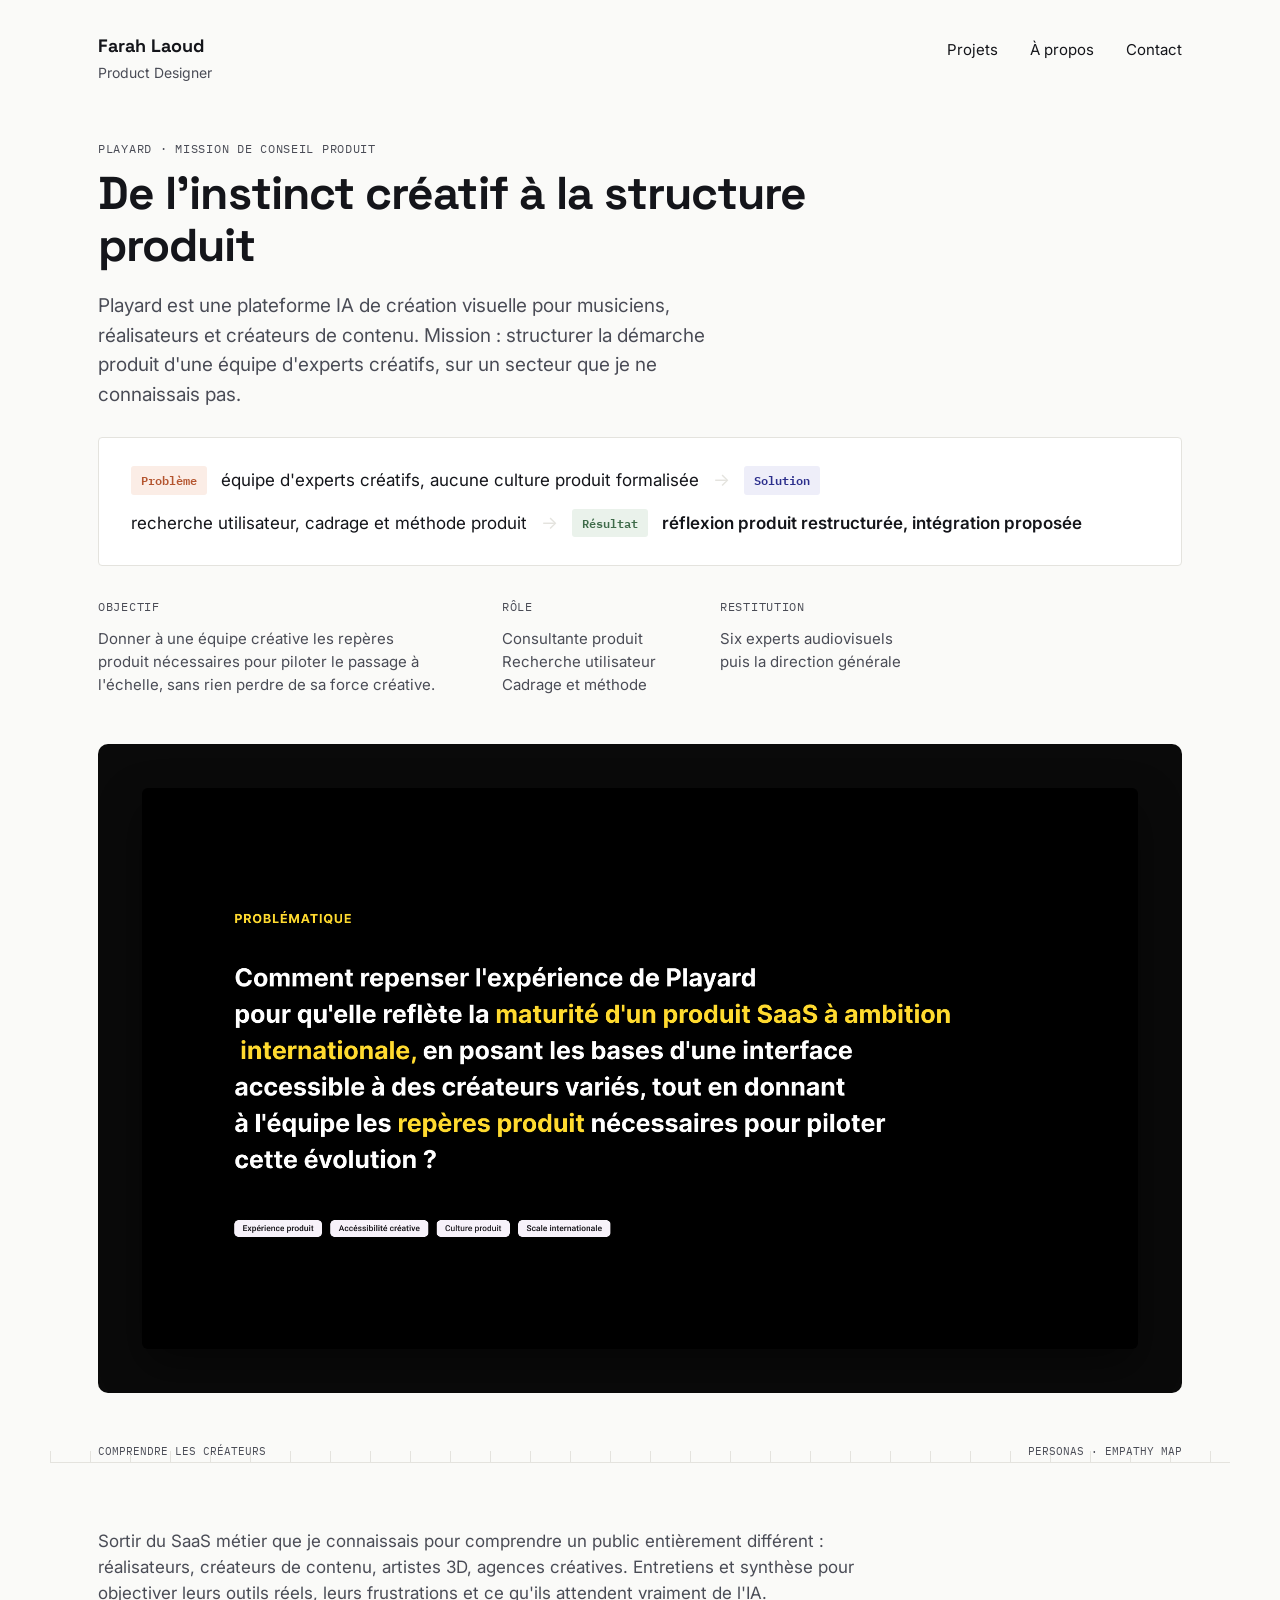
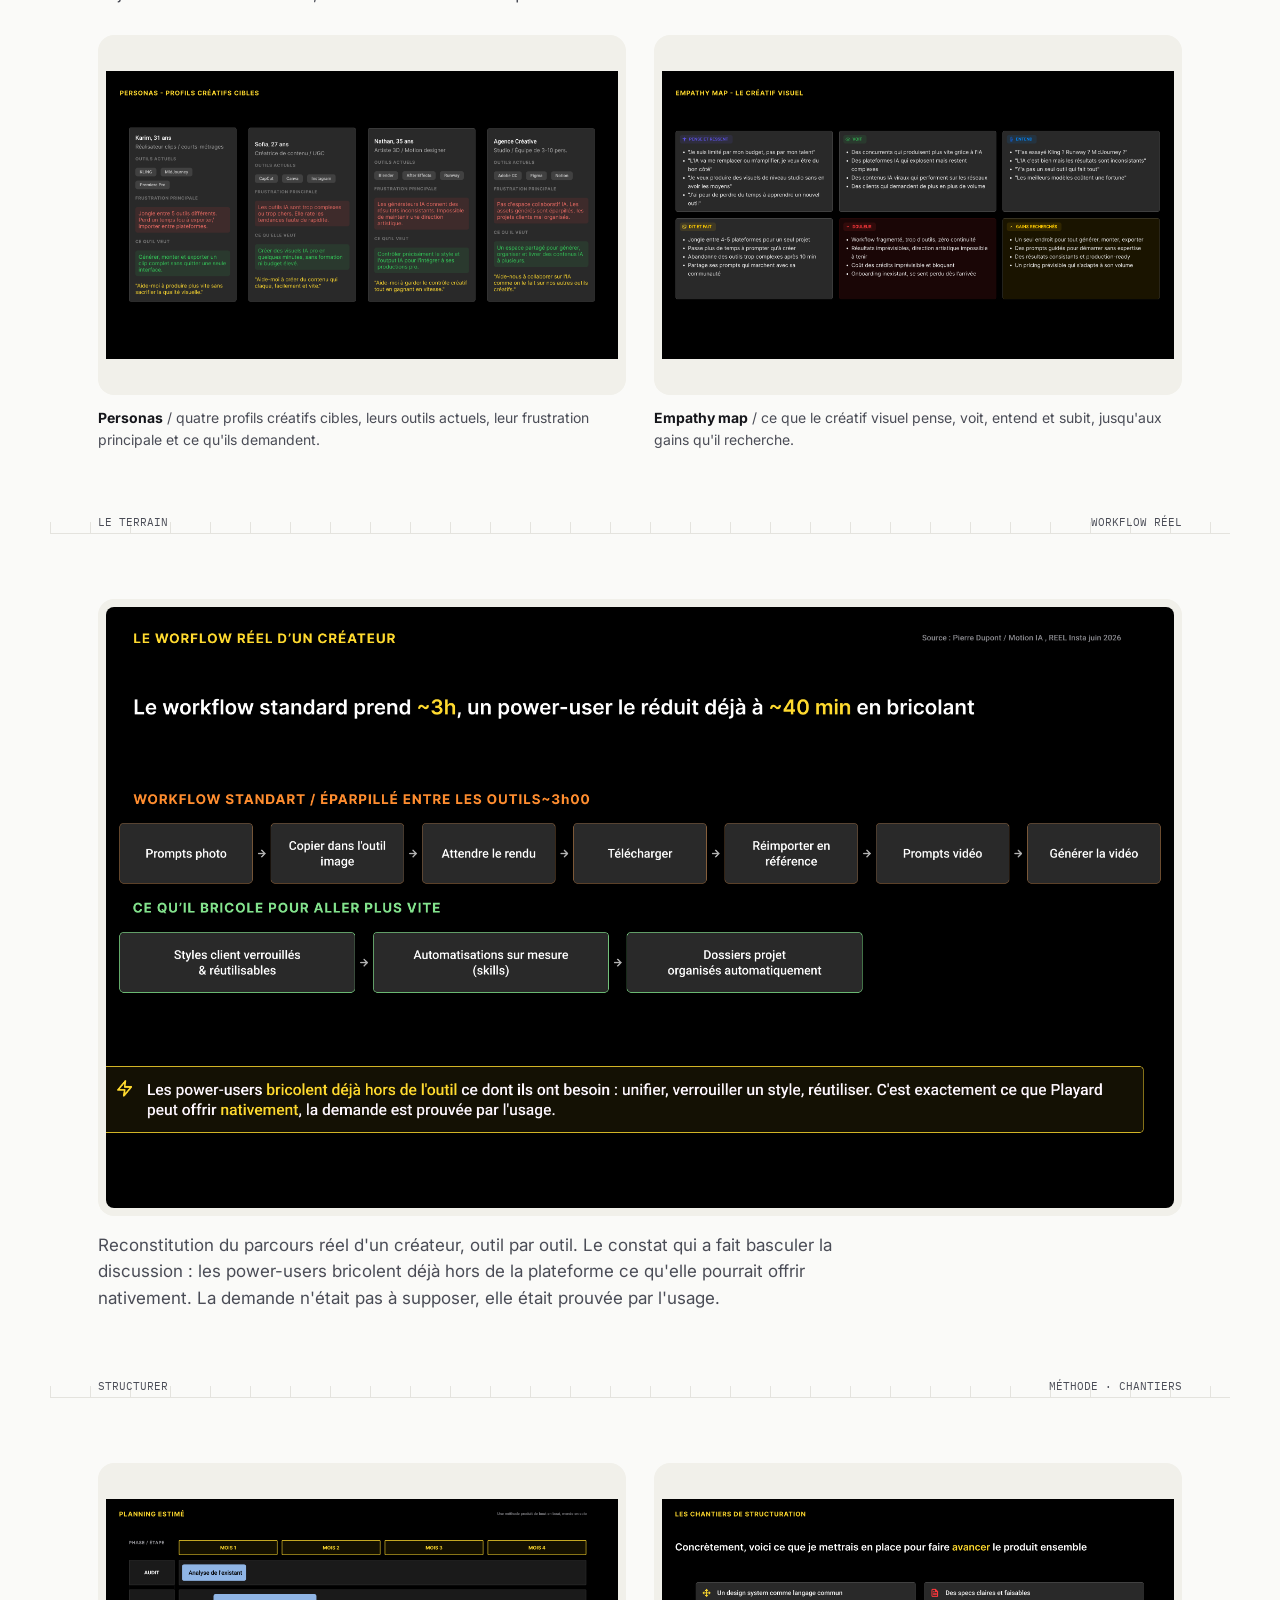
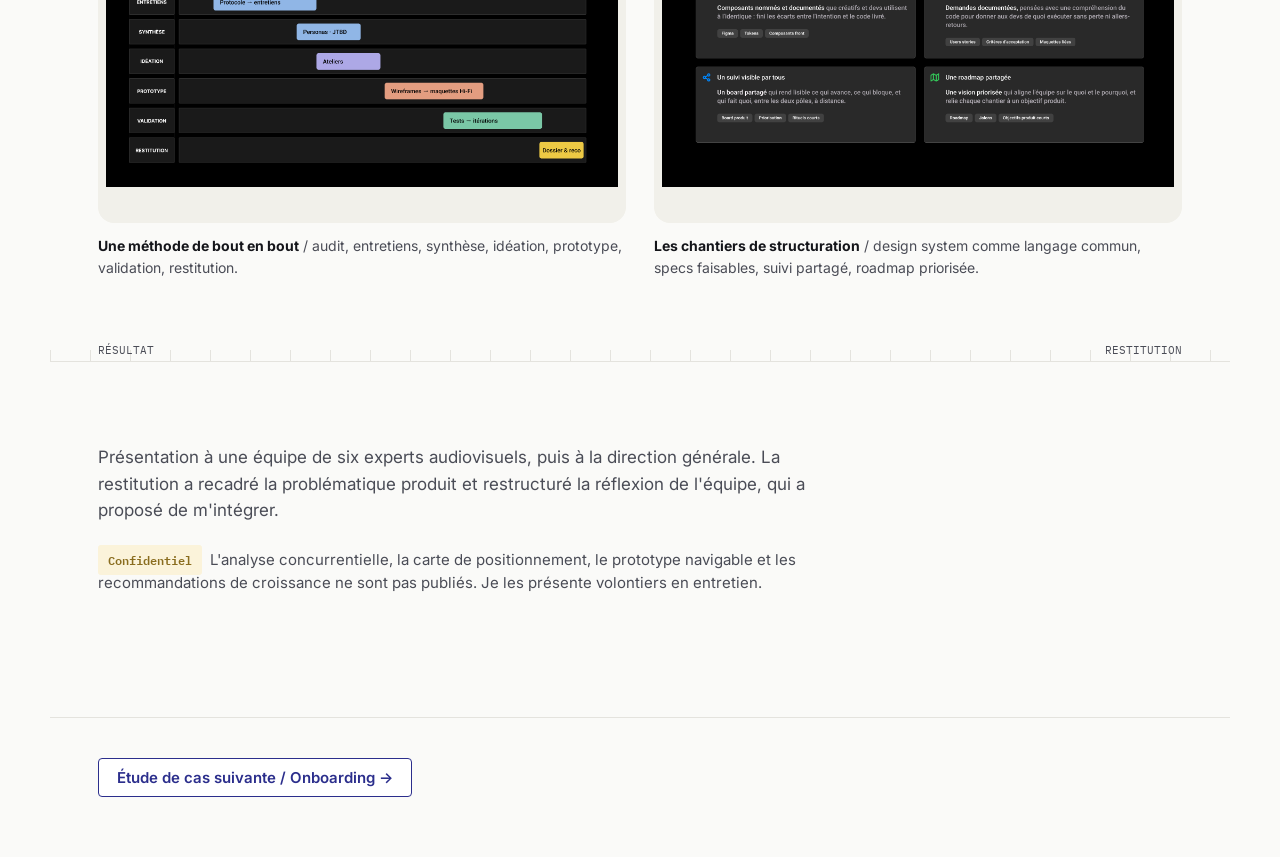
<file: playard.html>
<html>
<head>
  <meta charset="UTF-8">
  <meta name="viewport" content="width=device-width, initial-scale=1">
  <link rel="stylesheet" href="style-v2.css">
  <title>Playard / Farah Laoud</title>
</head>
<body>

  <nav class="v2-nav">
    <div>
      <div class="v2-nav-name">Farah Laoud</div>
      <div class="v2-nav-role">Product Designer</div>
    </div>
    <div class="v2-nav-links">
      <a href="index.html">Projets</a>
      <a href="apropos.html">À propos</a>
      <a href="contact.html">Contact</a>
    </div>
  </nav>

  <div class="v2-hero">
    <span class="v2-eyebrow">Playard · Mission de conseil produit</span>
    <h1>De l'instinct créatif à la structure produit</h1>
    <div class="v2-sub">Playard est une plateforme IA de création visuelle pour musiciens, réalisateurs et créateurs de contenu. Mission : structurer la démarche produit d'une équipe d'experts créatifs, sur un secteur que je ne connaissais pas.</div>

    <div class="v2-stat-strip">
      <span class="v2-pill v2-pill--problem">Problème</span>
      <span class="v2-txt">équipe d'experts créatifs, aucune culture produit formalisée</span>
      <span class="v2-arrow">→</span>
      <span class="v2-pill v2-pill--solution">Solution</span>
      <span class="v2-txt">recherche utilisateur, cadrage et méthode produit</span>
      <span class="v2-arrow">→</span>
      <span class="v2-pill v2-pill--result">Résultat</span>
      <span class="v2-txt"><strong>réflexion produit restructurée, intégration proposée</strong></span>
    </div>

    <div class="v2-num-row" style="margin-top:32px; gap:64px;">
      <div style="max-width:340px;">
        <div class="v2-eyebrow">Objectif</div>
        <p style="font-size:15px; color:var(--ink-soft); margin:6px 0 0 0;">Donner à une équipe créative les repères produit nécessaires pour piloter le passage à l'échelle, sans rien perdre de sa force créative.</p>
      </div>
      <div>
        <div class="v2-eyebrow">Rôle</div>
        <p style="font-size:15px; color:var(--ink-soft); margin:6px 0 0 0;">Consultante produit<br>Recherche utilisateur<br>Cadrage et méthode</p>
      </div>
      <div>
        <div class="v2-eyebrow">Restitution</div>
        <p style="font-size:15px; color:var(--ink-soft); margin:6px 0 0 0;">Six experts audiovisuels<br>puis la direction générale</p>
      </div>
    </div>
  </div>

  <div class="v2-section" style="padding-top:0;">
    <div class="v2-hero-band v2-hero-band--dark v2-hero-band--slide">
      <img src="images/playard_problematique.png">
    </div>
  </div>

  <div class="v2-ruler"></div>
  <div class="v2-ruler-label"><span>COMPRENDRE LES CRÉATEURS</span><span>PERSONAS · EMPATHY MAP</span></div>

  <div class="v2-section">
    <p style="max-width:760px; font-size:17px; color:var(--ink-soft); margin:0 0 28px 0;">
      Sortir du SaaS métier que je connaissais pour comprendre un public entièrement différent : réalisateurs, créateurs de contenu, artistes 3D, agences créatives. Entretiens et synthèse pour objectiver leurs outils réels, leurs frustrations et ce qu'ils attendent vraiment de l'IA.
    </p>
    <div style="display:flex; flex-wrap:wrap; gap:28px; align-items:flex-start;">
      <div style="flex:1 1 calc(50% - 14px); min-width:300px;">
        <img src="images/playard_personas.png" style="width:100%; height:360px; object-fit:contain; background:#0A0A0A; border-radius:8px; border:1px solid var(--line); display:block;">
        <p style="font-size:14px; color:var(--ink-soft); margin-top:12px;"><strong style="color:var(--ink);">Personas</strong> / quatre profils créatifs cibles, leurs outils actuels, leur frustration principale et ce qu'ils demandent.</p>
      </div>
      <div style="flex:1 1 calc(50% - 14px); min-width:300px;">
        <img src="images/playard_empathy.png" style="width:100%; height:360px; object-fit:contain; background:#0A0A0A; border-radius:8px; border:1px solid var(--line); display:block;">
        <p style="font-size:14px; color:var(--ink-soft); margin-top:12px;"><strong style="color:var(--ink);">Empathy map</strong> / ce que le créatif visuel pense, voit, entend et subit, jusqu'aux gains qu'il recherche.</p>
      </div>
    </div>
  </div>

  <div class="v2-ruler"></div>
  <div class="v2-ruler-label"><span>LE TERRAIN</span><span>WORKFLOW RÉEL</span></div>

  <div class="v2-section">
    <img src="images/playard_workflow.png" style="width:100%; border-radius:8px; border:1px solid var(--line); display:block;">
    <p style="max-width:760px; font-size:17px; color:var(--ink-soft); margin-top:16px;">
      Reconstitution du parcours réel d'un créateur, outil par outil. Le constat qui a fait basculer la discussion : les power-users bricolent déjà hors de la plateforme ce qu'elle pourrait offrir nativement. La demande n'était pas à supposer, elle était prouvée par l'usage.
    </p>
  </div>

  <div class="v2-ruler"></div>
  <div class="v2-ruler-label"><span>STRUCTURER</span><span>MÉTHODE · CHANTIERS</span></div>

  <div class="v2-section">
    <div style="display:flex; flex-wrap:wrap; gap:28px; align-items:flex-start;">
      <div style="flex:1 1 calc(50% - 14px); min-width:300px;">
        <img src="images/playard_planning.png" style="width:100%; height:360px; object-fit:contain; background:#0A0A0A; border-radius:8px; border:1px solid var(--line); display:block;">
        <p style="font-size:14px; color:var(--ink-soft); margin-top:12px;"><strong style="color:var(--ink);">Une méthode de bout en bout</strong> / audit, entretiens, synthèse, idéation, prototype, validation, restitution.</p>
      </div>
      <div style="flex:1 1 calc(50% - 14px); min-width:300px;">
        <img src="images/playard_chantiers.png" style="width:100%; height:360px; object-fit:contain; background:#0A0A0A; border-radius:8px; border:1px solid var(--line); display:block;">
        <p style="font-size:14px; color:var(--ink-soft); margin-top:12px;"><strong style="color:var(--ink);">Les chantiers de structuration</strong> / design system comme langage commun, specs faisables, suivi partagé, roadmap priorisée.</p>
      </div>
    </div>
  </div>

  <div class="v2-ruler"></div>
  <div class="v2-ruler-label"><span>RÉSULTAT</span><span>RESTITUTION</span></div>

  <div class="v2-section">
    <p style="max-width:760px; font-size:17px; color:var(--ink-soft);">
      Présentation à une équipe de six experts audiovisuels, puis à la direction générale. La restitution a recadré la problématique produit et restructuré la réflexion de l'équipe, qui a proposé de m'intégrer.
    </p>
    <p style="max-width:760px; font-size:15px; color:var(--ink-soft); margin-top:24px;">
      <span class="v2-pill v2-pill--nda">Confidentiel</span>
      &nbsp;L'analyse concurrentielle, la carte de positionnement, le prototype navigable et les recommandations de croissance ne sont pas publiés. Je les présente volontiers en entretien.
    </p>
  </div>

  <div class="v2-footer">
    <a class="v2-link" href="aglo.html">Étude de cas suivante / Onboarding →</a>
  </div>

</body>
</html>
</file>
<file: style-v2.css>
/* ============================================
   FARAH LAOUD — PORTFOLIO v2 DESIGN SYSTEM
   ============================================ */

@import url('https://fonts.googleapis.com/css2?family=Space+Grotesk:wght@500;700&family=Inter:wght@400;500;600&family=IBM+Plex+Mono:wght@500;600&display=swap');

:root{
  --ink: #14151A;
  --ink-soft: #4A4C56;
  --paper: #FAFAF8;
  --paper-raised: #FFFFFF;
  --line: #E4E3DE;
  --accent: #2B2E8C;      /* bleu encre */
  --accent-soft: #EEEEF9;
  --pill-problem: #B4552F;
  --pill-problem-bg: #FBEDE6;
  --pill-solution: #2B2E8C;
  --pill-solution-bg: #EEEEF9;
  --pill-result: #3F6B4A;
  --pill-result-bg: #EAF2EB;
}

*{ box-sizing: border-box; }

body{
  background: var(--paper);
  color: var(--ink);
  font-family: 'Inter', -apple-system, sans-serif;
  font-size: 16px;
  line-height: 1.55;
  margin: 0;
}

h1, h2, h3, .v2-display{
  font-family: 'Space Grotesk', sans-serif;
  font-weight: 700;
  letter-spacing: -0.02em;
  color: var(--ink);
  margin: 0;
}

.v2-mono{
  font-family: 'IBM Plex Mono', monospace;
  font-weight: 600;
}

/* ---------- Nav ---------- */
.v2-nav{
  display: flex;
  justify-content: space-between;
  align-items: flex-start;
  padding: 32px 48px 0 48px;
  max-width: 1180px;
  margin: 0 auto;
}
.v2-nav-name{ font-family:'Space Grotesk',sans-serif; font-weight:700; font-size:18px; }
.v2-nav-role{ color: var(--ink-soft); font-size: 14px; margin-top: 2px; }
.v2-nav-links{ display:flex; margin-top: 6px; }
.v2-nav-links a + a{ margin-left: 32px; }
.v2-nav-links a{ color: var(--ink); text-decoration: none; font-size: 15px; }
.v2-nav-links a:hover{ color: var(--accent); }

/* ---------- Ruler / signature divider ---------- */
.v2-ruler{
  height: 22px;
  margin: 0 auto;
  max-width: 1180px;
  background-image: repeating-linear-gradient(
    to right,
    var(--line) 0, var(--line) 1px,
    transparent 1px, transparent 40px
  );
  background-position: 0 100%;
  background-repeat: repeat-x;
  background-size: 100% 12px;
  position: relative;
}
.v2-ruler::after{
  content: "";
  position: absolute;
  left: 0; right: 0; bottom: 0;
  height: 1px;
  background: var(--line);
}
.v2-ruler-label{
  font-family: 'IBM Plex Mono', monospace;
  font-size: 11px;
  color: var(--ink-soft);
  position: relative;
  top: -20px;
  padding: 0 48px;
  max-width: 1180px;
  margin: 0 auto;
  display: flex;
  justify-content: space-between;
}

/* ---------- Hero ---------- */
.v2-hero{
  max-width: 1180px;
  margin: 0 auto;
  padding: 56px 48px 40px 48px;
}
.v2-hero h1{
  font-size: 46px;
  line-height: 1.12;
  max-width: 820px;
}
.v2-hero .v2-sub{
  margin-top: 20px;
  font-size: 19px;
  color: var(--ink-soft);
  max-width: 620px;
}

/* ---------- Section shell ---------- */
.v2-section{
  max-width: 1180px;
  margin: 0 auto;
  padding: 48px 48px;
}
.v2-eyebrow{
  font-family: 'IBM Plex Mono', monospace;
  font-size: 12px;
  letter-spacing: 0.06em;
  text-transform: uppercase;
  color: var(--ink-soft);
  margin-bottom: 10px;
  display: block;
}

/* ---------- Stat strip: Problème -> Solution -> Résultat ---------- */
.v2-stat-strip{
  display: flex;
  flex-wrap: wrap;
  align-items: center;
  gap: 14px;
  background: var(--paper-raised);
  border: 1px solid var(--line);
  border-radius: 4px;
  padding: 28px 32px;
  margin: 28px 0;
}
.v2-pill{
  font-family: 'IBM Plex Mono', monospace;
  font-size: 12px;
  font-weight: 600;
  padding: 5px 10px;
  border-radius: 3px;
  white-space: nowrap;
}
.v2-pill--problem{ color: var(--pill-problem); background: var(--pill-problem-bg); }
.v2-pill--solution{ color: var(--pill-solution); background: var(--pill-solution-bg); }
.v2-pill--result{ color: var(--pill-result); background: var(--pill-result-bg); }
.v2-stat-strip .v2-arrow{ color: var(--line); font-size: 18px; }
.v2-stat-strip .v2-txt{ font-size: 17px; }
.v2-stat-strip .v2-txt strong{ font-weight: 600; }

/* ---------- Big number callout ---------- */
.v2-bignum{
  font-family: 'Space Grotesk', sans-serif;
  font-weight: 700;
  font-size: 64px;
  color: var(--accent);
  line-height: 1;
}
.v2-bignum-label{
  font-family: 'IBM Plex Mono', monospace;
  font-size: 13px;
  color: var(--ink-soft);
  margin-top: 8px;
}
.v2-num-row{
  display: flex;
  gap: 56px;
  flex-wrap: wrap;
  margin: 20px 0 8px 0;
}

/* ---------- Case card on index ---------- */
.v2-case{
  display: grid;
  grid-template-columns: 1fr 1fr;
  gap: 40px;
  align-items: center;
  padding: 40px 0;
  border-bottom: 1px solid var(--line);
}
.v2-case:last-child{ border-bottom: none; }
.v2-case-media{
  border-radius: 6px;
  overflow: hidden;
  border: 1px solid var(--line);
  background: var(--accent-soft);
}
.v2-case-media img{ width: 100%; display: block; }
.v2-case h3{ font-size: 26px; margin-bottom: 10px; }
.v2-case p{ color: var(--ink-soft); font-size: 16px; }
.v2-case a.v2-link{ margin-top: 14px; }

@media (max-width: 860px){
  .v2-case{ grid-template-columns: 1fr; }
  .v2-hero h1{ font-size: 32px; }
  .v2-nav{ padding: 24px 24px 0 24px; }
  .v2-section{ padding: 32px 24px; }
  .v2-hero{ padding: 40px 24px 24px 24px; }
}

/* ---------- Footer ---------- */
.v2-footer{
  max-width: 1180px;
  margin: 60px auto 0 auto;
  padding: 40px 48px 60px 48px;
  border-top: 1px solid var(--line);
}
.v2-footer h2{ font-size: 28px; }
.v2-footer a.v2-btn{
  display: inline-block;
  margin-top: 18px;
  padding: 12px 22px;
  background: var(--ink);
  color: var(--paper);
  text-decoration: none;
  border-radius: 4px;
  font-size: 15px;
}
.v2-footer a.v2-btn:hover{ background: var(--accent); }

/* uniform case image gabarit */
.v2-uniform-media{
  width: 100%;
  height: 420px;
  object-fit: cover;
  border-radius: 6px;
  border: 1px solid var(--line);
  display: block;
}

/* hero media band — premium showcase for case study opener */
.v2-hero-band{
  width: 100%;
  background: var(--accent);
  border-radius: 10px;
  padding: 48px 48px 0 48px;
  display: flex;
  justify-content: center;
  align-items: flex-end;
  overflow: hidden;
  min-height: 380px;
}
.v2-hero-band img{
  max-width: 82%;
  max-height: 460px;
  object-fit: contain;
  object-position: bottom;
  border-radius: 8px 8px 0 0;
  box-shadow: 0 24px 60px rgba(0,0,0,0.28);
  display: block;
}
@media (max-width: 860px){
  .v2-hero-band{ padding: 24px 24px 0 24px; min-height: 220px; }
  .v2-hero-band img{ max-width: 100%; }
}

/* hero band colour variants */
.v2-hero-band--green{ background: #3F6B4A; }
.v2-hero-band--green img{ border-radius: 8px; box-shadow: 0 24px 60px rgba(0,0,0,0.22); }
.v2-hero-band--full img{ max-width: 92%; max-height: 500px; border-radius: 8px; }

/* Playard — identité noir/jaune */
.v2-hero-band--dark{ background: #0A0A0A; }
.v2-hero-band--dark img{ border-radius: 8px; box-shadow: 0 24px 60px rgba(0,0,0,0.5); }
.v2-pill--nda{ color: #8A6D1F; background: #FBF3DA; }

/* bandeau héro pour slide 16:9 — cadrage symétrique, image entière */
.v2-hero-band--slide{
  padding: 44px;
  align-items: center;
  min-height: 0;
}
.v2-hero-band--slide img{
  max-width: 100%;
  max-height: none;
  object-position: center;
  border-radius: 6px;
  box-shadow: 0 18px 44px rgba(0,0,0,0.45);
}

/* ---------- Liens d'action : bouton lisible, partout ---------- */
.v2-link{
  display: inline-flex;
  align-items: center;
  gap: 8px;
  padding: 11px 18px;
  border: 1px solid var(--accent);
  border-radius: 4px;
  background: var(--paper-raised);
  color: var(--accent);
  font-family: 'Inter', sans-serif;
  font-size: 15px;
  font-weight: 600;
  line-height: 1;
  text-decoration: none;
  transition: background .15s ease, color .15s ease;
}
.v2-link:visited{ color: var(--accent); }
.v2-link:hover{ background: var(--accent); color: var(--paper); }

/* ---------- Vidéos : ratio 16:9 responsive ---------- */
.v2-video{
  position: relative;
  width: 100%;
  padding-top: 56.25%;
  border-radius: 8px;
  overflow: hidden;
  border: 1px solid var(--line);
  background: var(--ink);
}
.v2-video iframe{
  position: absolute;
  top: 0; left: 0;
  width: 100%; height: 100%;
  border: 0;
}

/* ---------- Navigation mobile : plus de chevauchement ---------- */
@media (max-width: 760px){
  .v2-nav{
    flex-direction: column;
    align-items: flex-start;
    gap: 16px;
    padding: 22px 24px 0 24px;
  }
  .v2-nav-links{
    margin-top: 0;
    flex-wrap: wrap;
  }
  .v2-nav-links a + a{ margin-left: 26px; }
  .v2-nav-links a{ font-size: 16px; }
  .v2-hero h1{ font-size: 30px; }
  .v2-bignum{ font-size: 46px; }
  .v2-num-row{ gap: 28px !important; }
  .v2-stat-strip{ padding: 20px 18px; }
}

/* ---------- Visuels : passe-partout teinté, coins doux ---------- */
.v2-section img{
  background: #F1F0EA !important;
  border: none !important;
  border-radius: 16px !important;
  padding: 8px !important;
  box-sizing: border-box;
}

/* les bandeaux héro gardent leur traitement d'origine */
.v2-hero-band img{
  background: transparent !important;
  padding: 0 !important;
  border-radius: 8px !important;
}
.v2-hero-band--slide img{ border-radius: 6px !important; }
</file>
